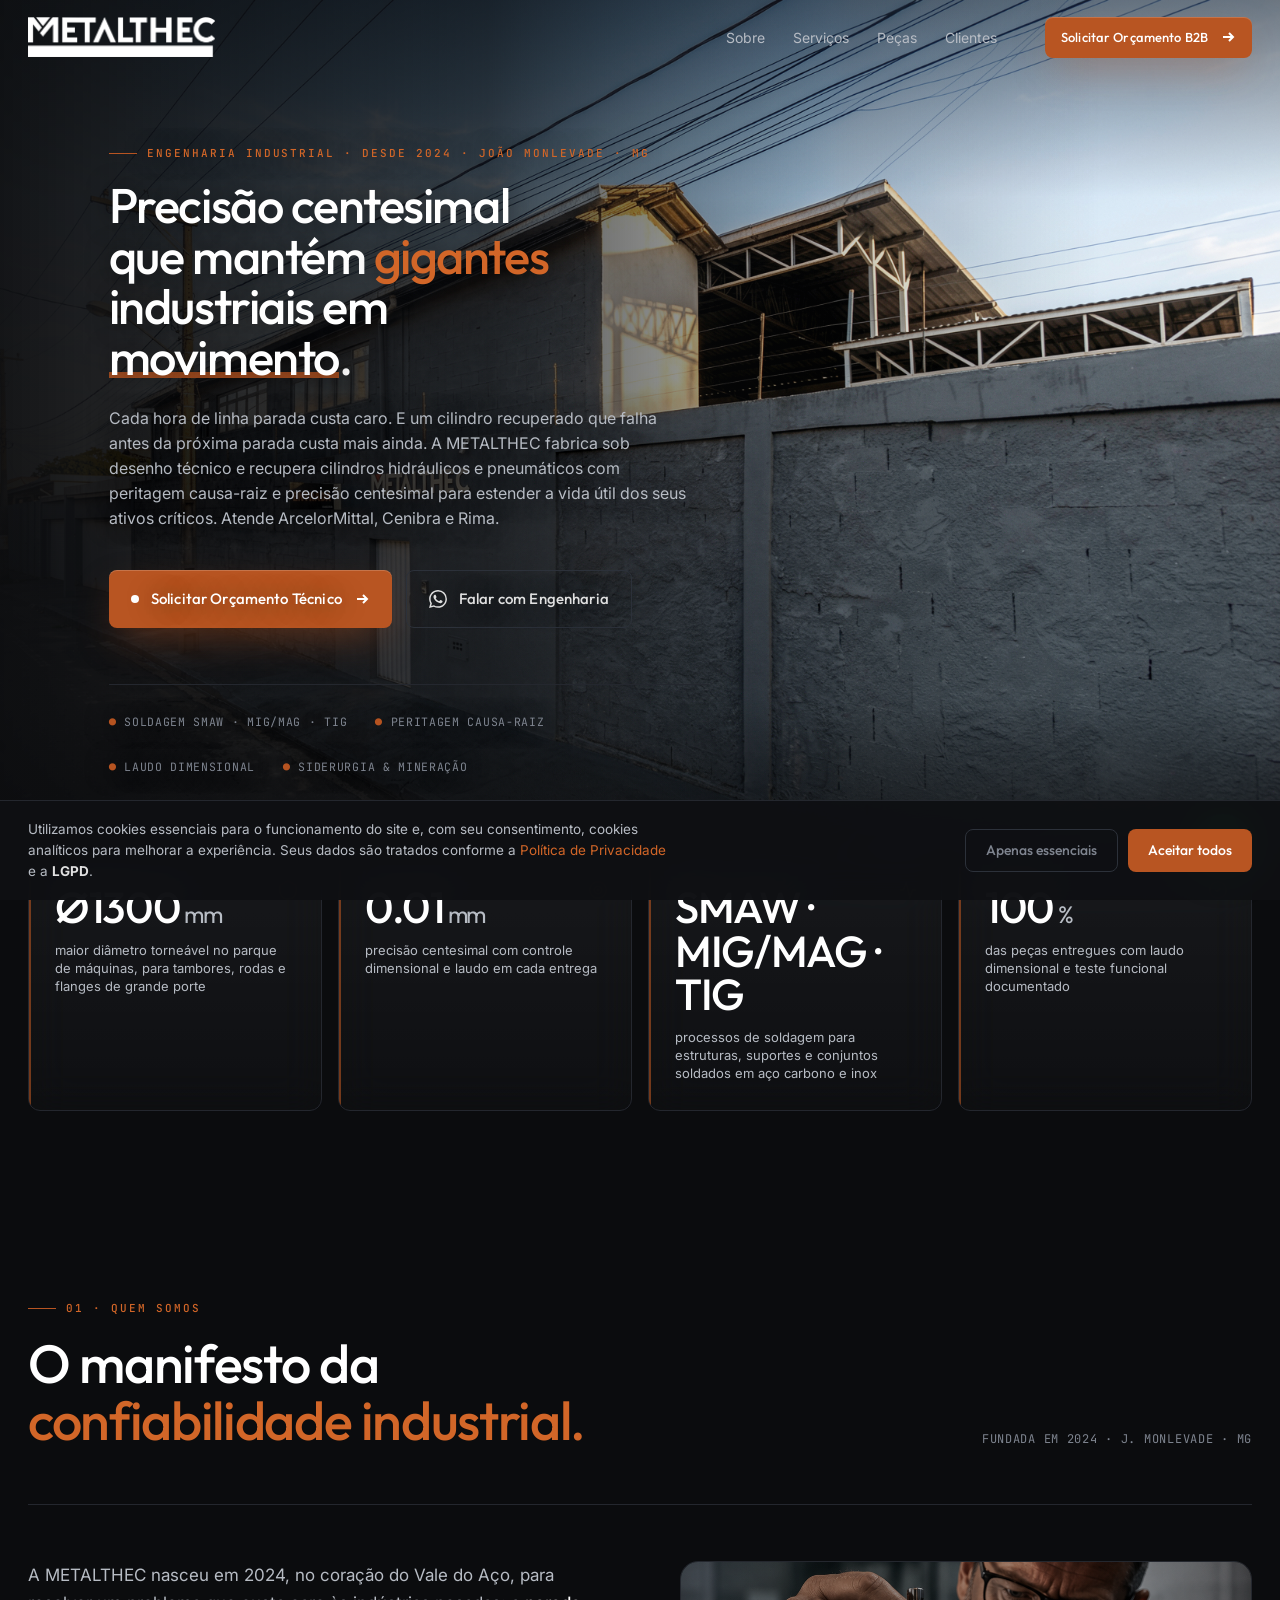
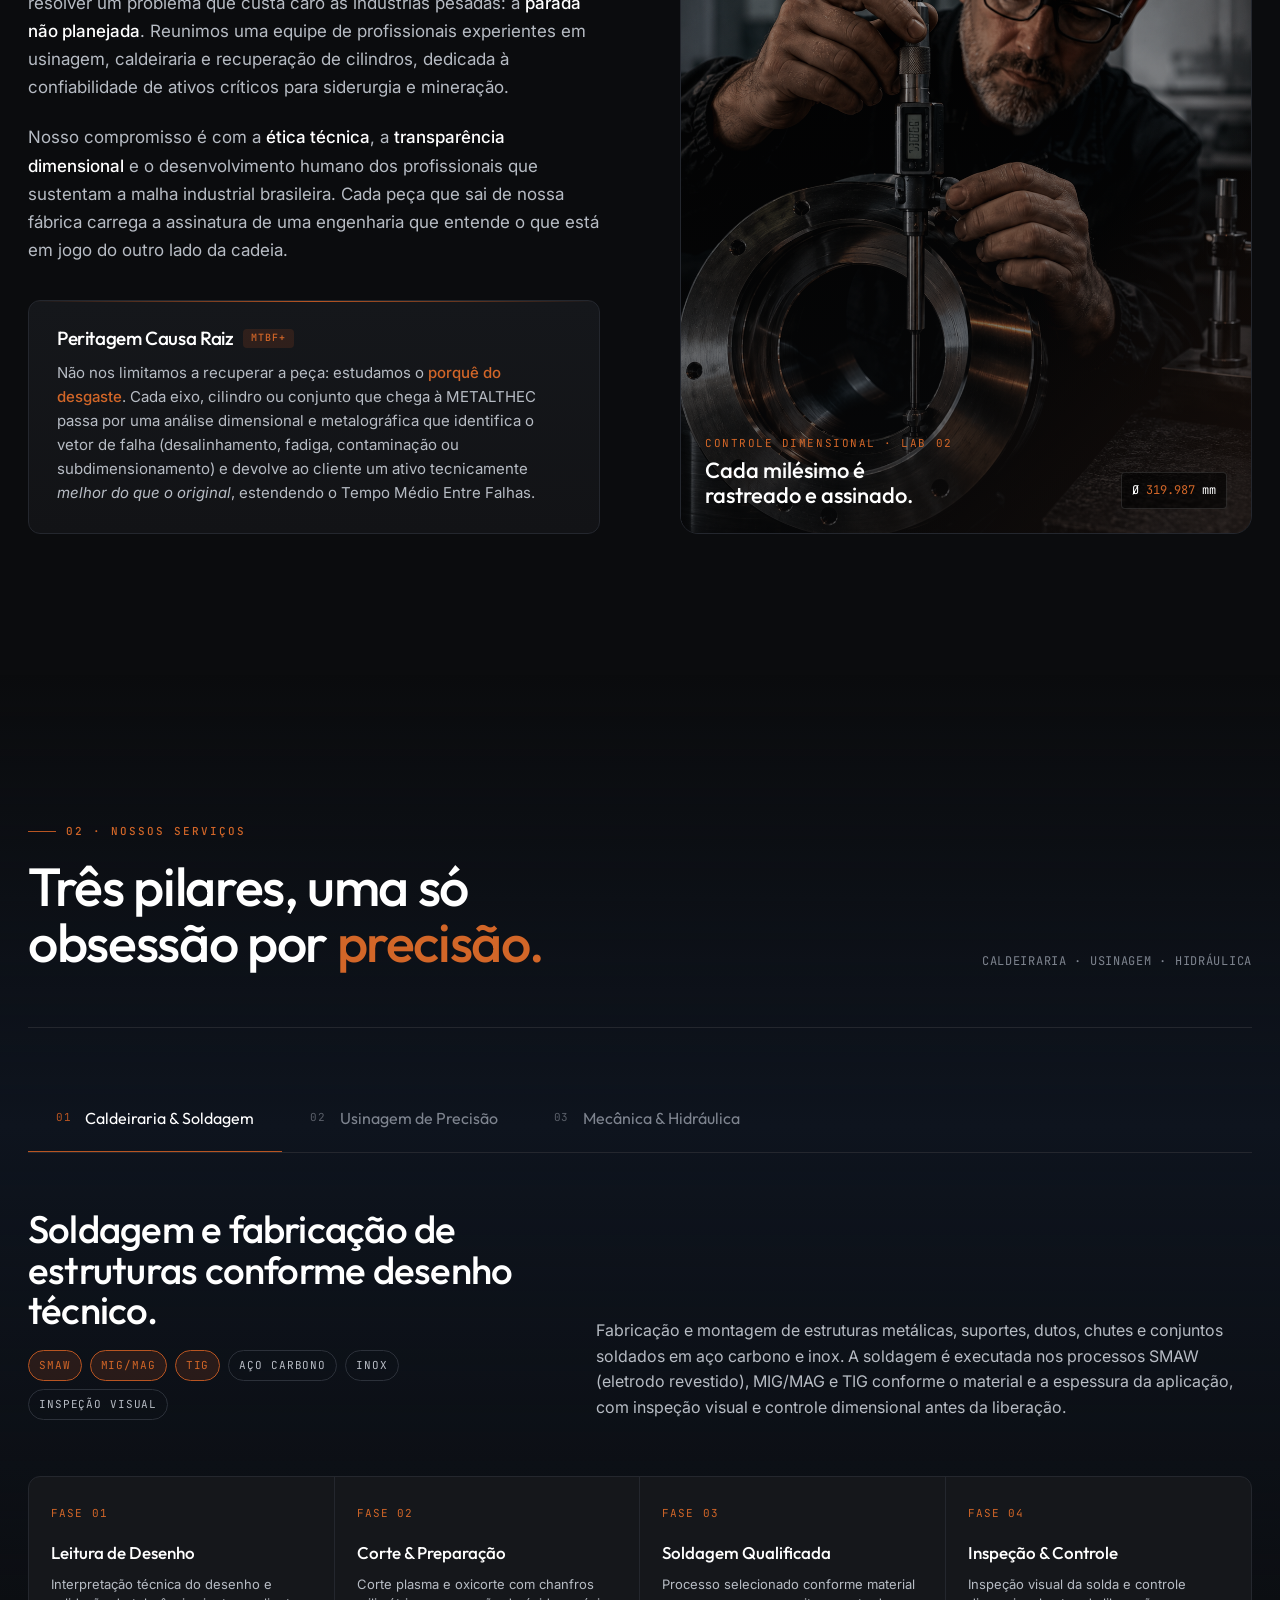
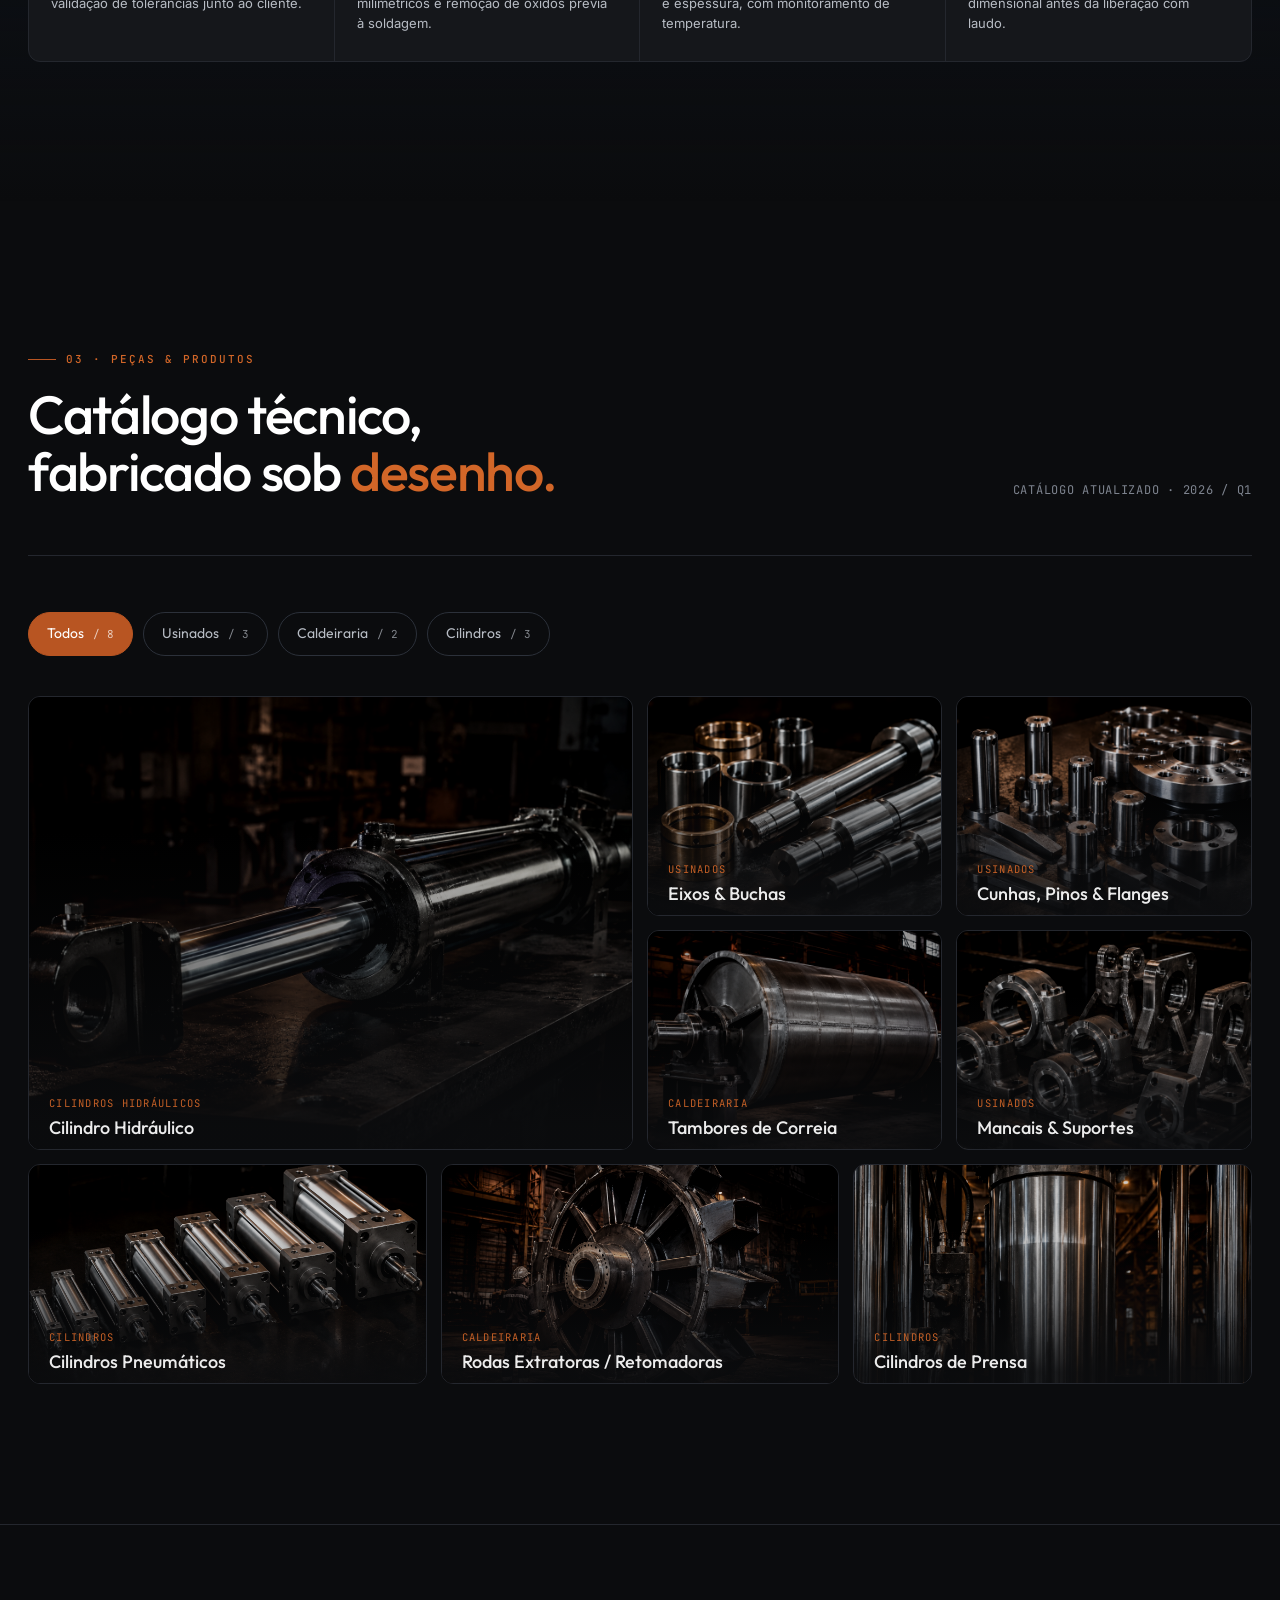
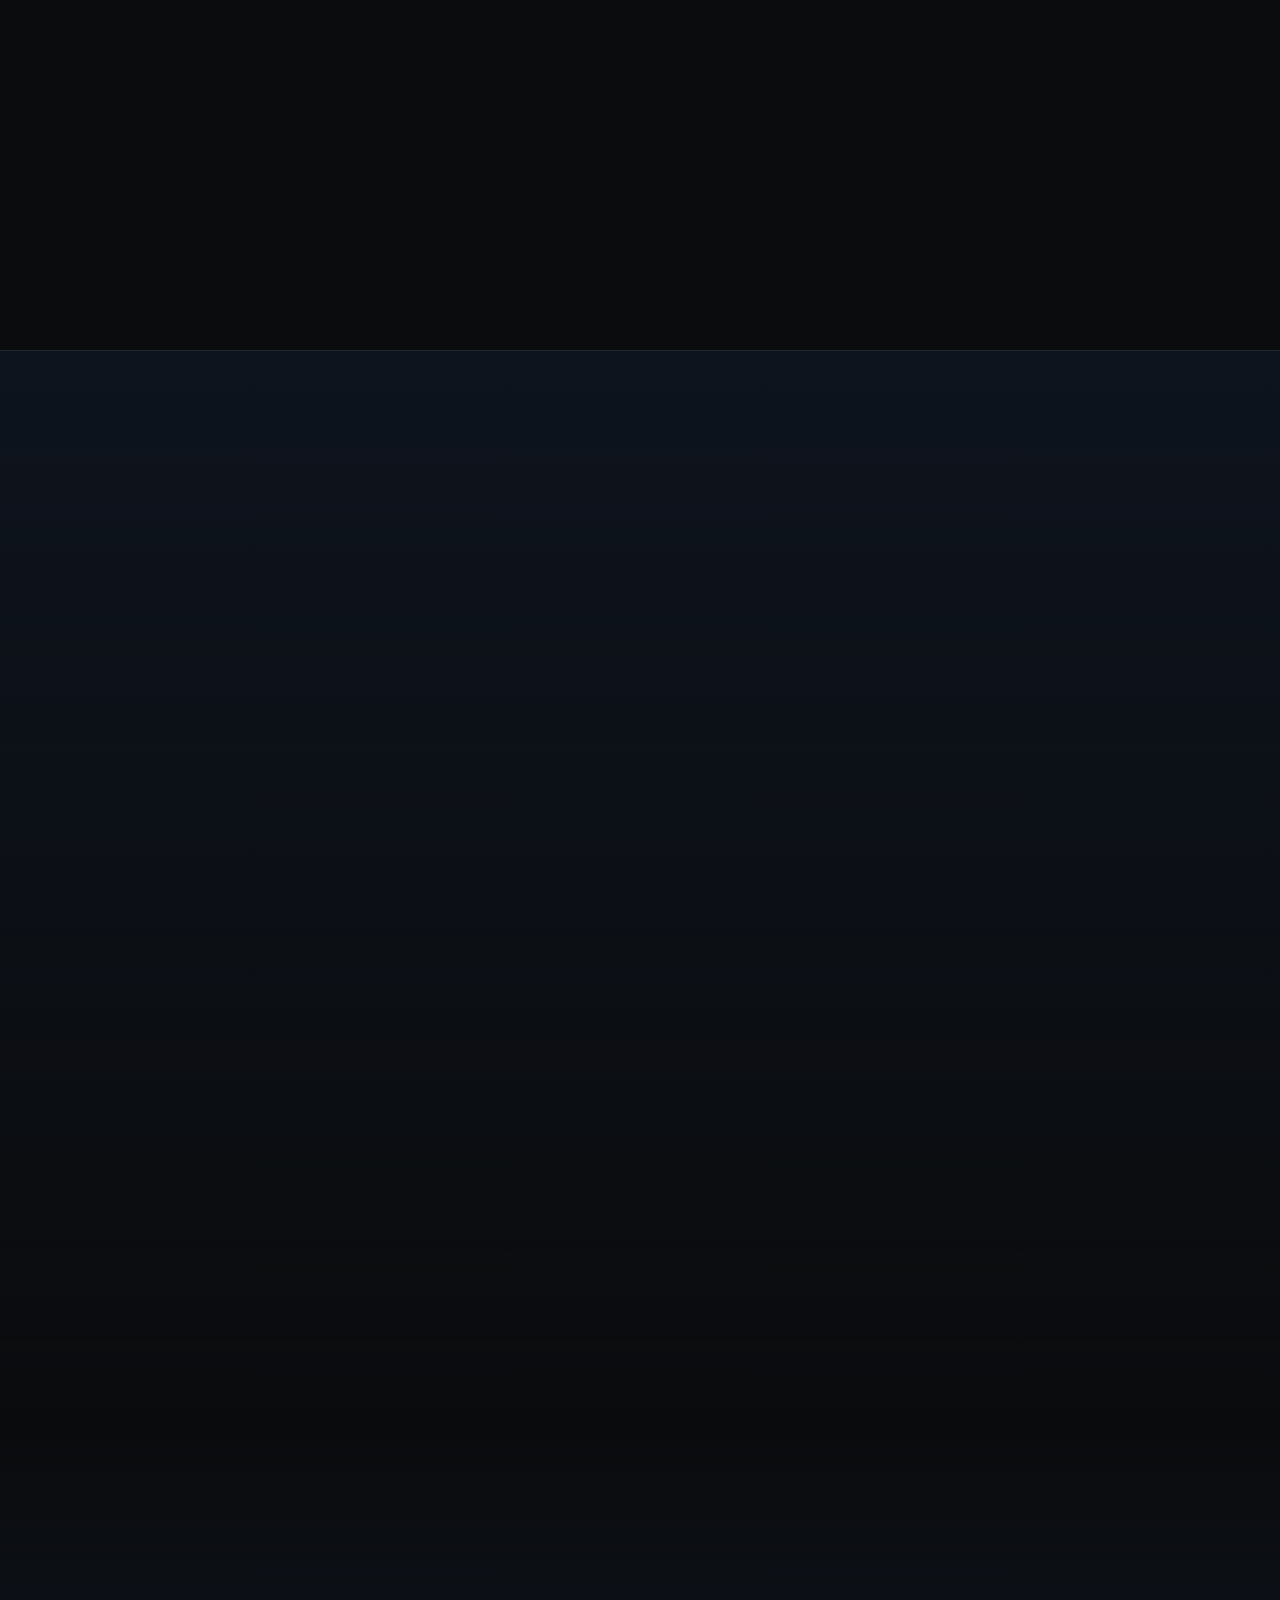
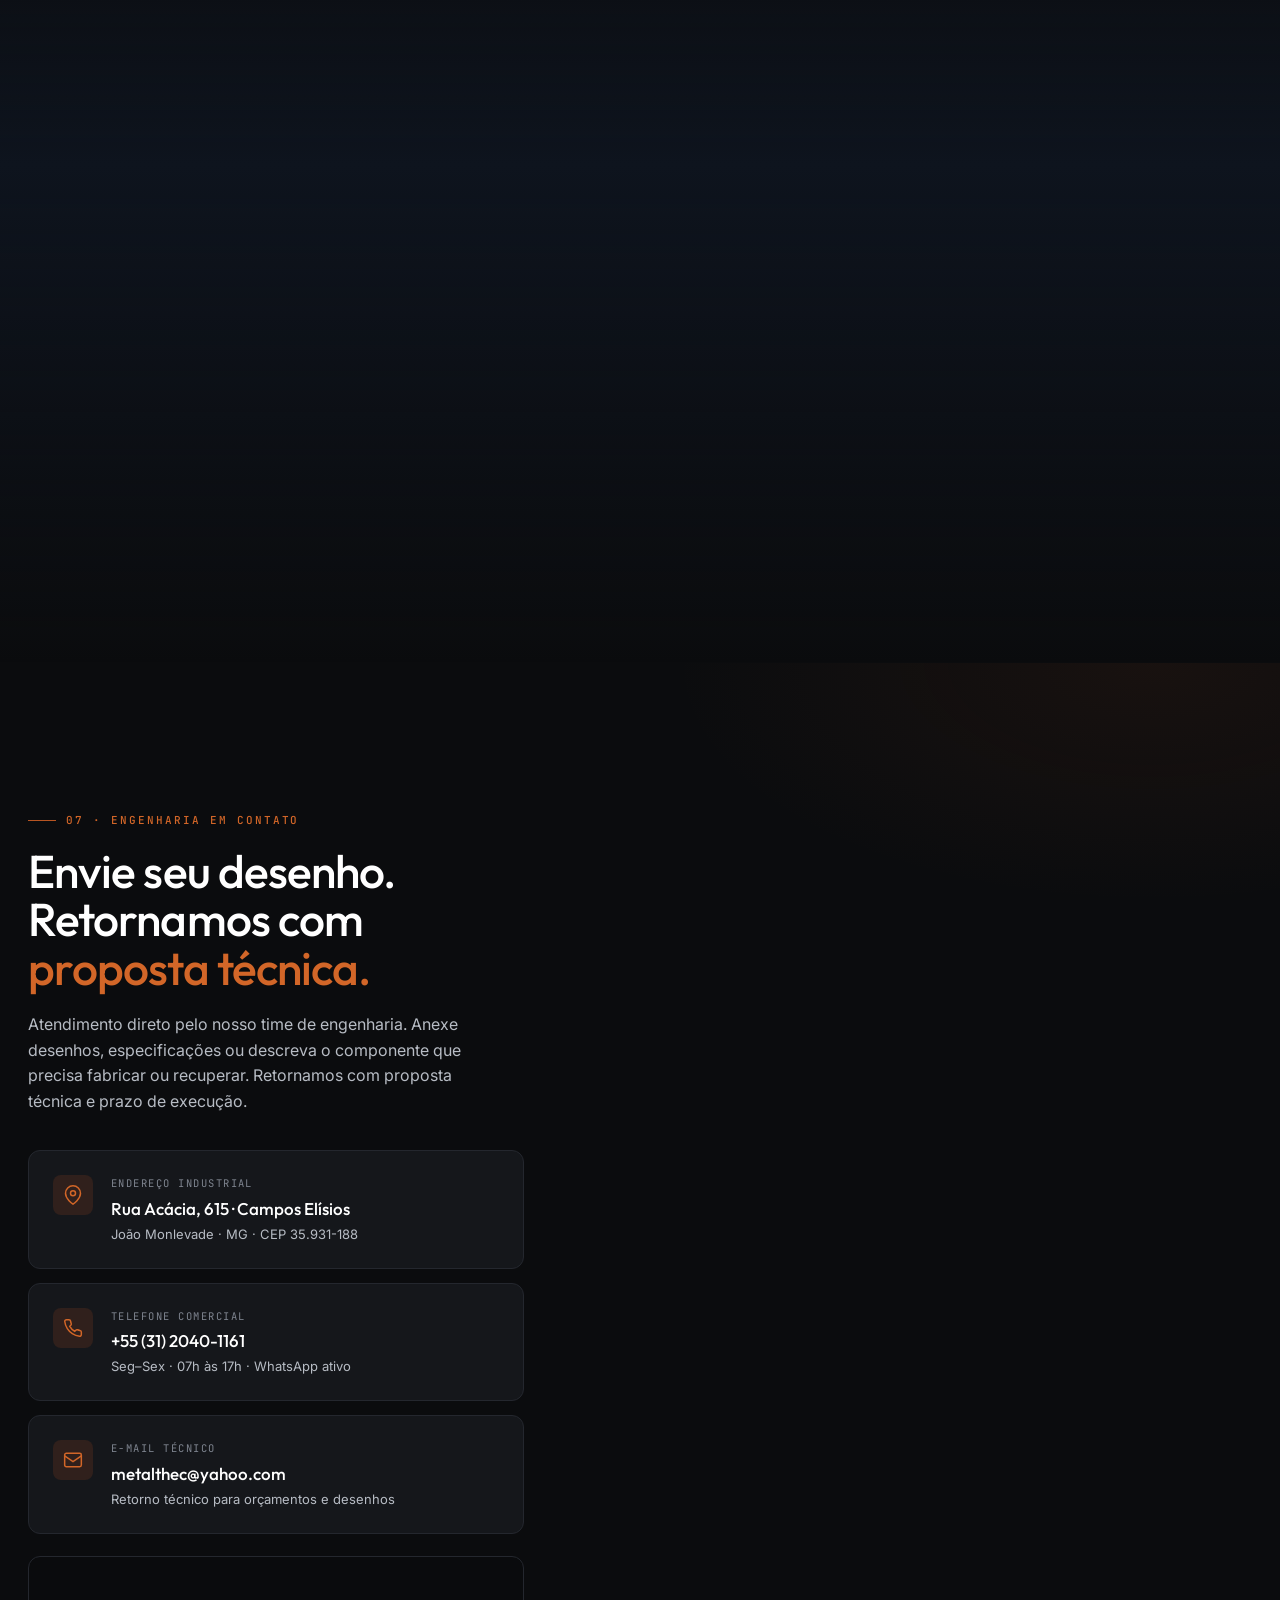
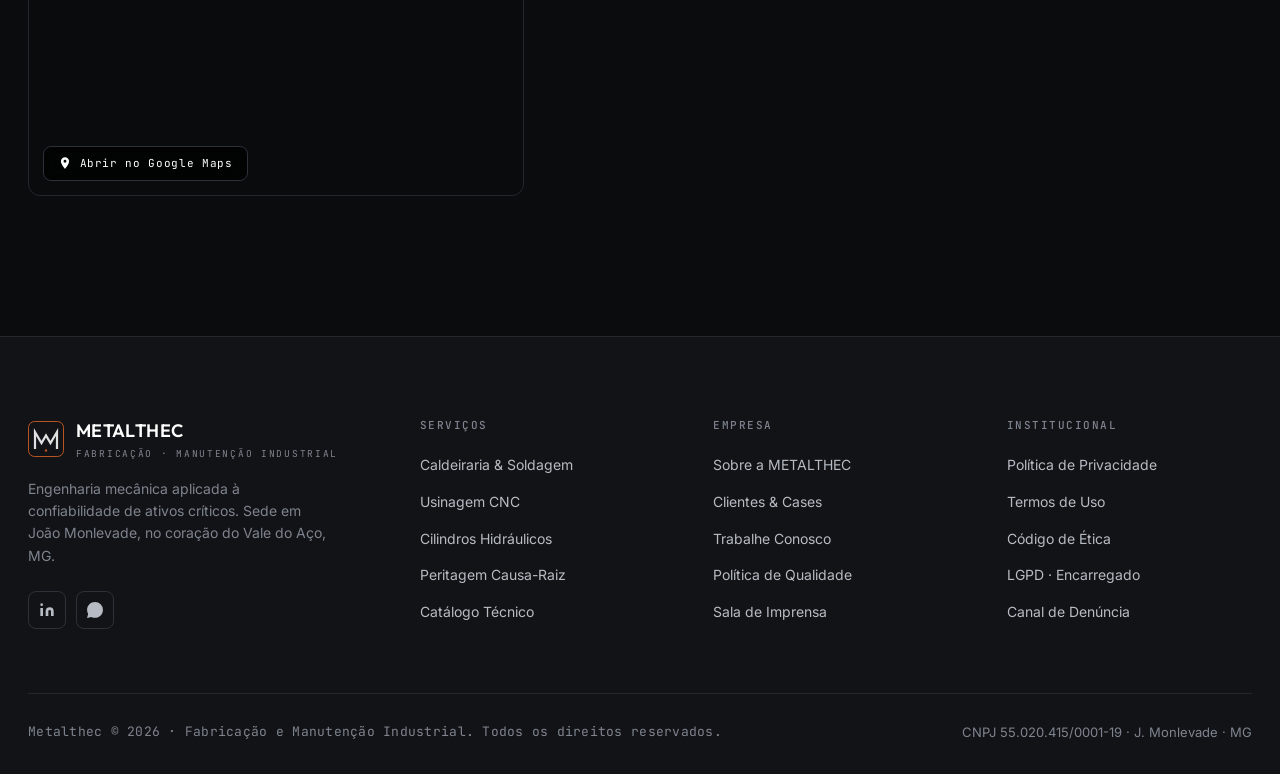
<file: index.html>
<!DOCTYPE html>
<html lang="pt-BR">
<head>
<meta charset="UTF-8" />
<meta name="viewport" content="width=device-width, initial-scale=1.0" />
<title>METALTHEC — Fabricação e Manutenção Industrial de Precisão Centesimal</title>
<meta name="description" content="Fabricação de peças conforme desenho técnico, usinagem CNC e recuperação de cilindros hidráulicos e pneumáticos, com foco em siderurgia e mineração. Atende ArcelorMittal, Cenibra e Rima." />
<meta name="theme-color" content="#0B0C0E" />
<link rel="canonical" href="https://metalthec.com/" />

<!-- Open Graph / LinkedIn -->
<meta property="og:type" content="website" />
<meta property="og:url" content="https://metalthec.com/" />
<meta property="og:title" content="METALTHEC — Fabricação e Manutenção Industrial" />
<meta property="og:description" content="Usinagem CNC, caldeiraria e soldagem e recuperação de cilindros hidráulicos e pneumáticos, com foco em siderurgia e mineração." />
<meta property="og:image" content="https://metalthec.com/logo.png" />
<meta property="og:locale" content="pt_BR" />
<meta property="og:site_name" content="METALTHEC" />

<!-- Twitter Card -->
<meta name="twitter:card" content="summary_large_image" />
<meta name="twitter:title" content="METALTHEC — Fabricação e Manutenção Industrial" />
<meta name="twitter:description" content="Usinagem CNC e recuperação de cilindros hidráulicos com foco em siderurgia e mineração." />
<meta name="twitter:image" content="https://metalthec.com/logo.png" />

<link rel="preconnect" href="https://fonts.googleapis.com" />
<link rel="preconnect" href="https://fonts.gstatic.com" crossorigin />
<link href="https://fonts.googleapis.com/css2?family=Outfit:wght@300;400;500;600;700&family=Inter:wght@300;400;500;600&family=JetBrains+Mono:wght@400;500&display=swap" rel="stylesheet" />

<link rel="stylesheet" href="styles.css" />
</head>
<body>

<!-- ============== HEADER / NAV ============== -->
<header class="nav">
  <div class="container nav__inner">
    <a class="brand" href="#top" aria-label="METALTHEC — Início">
      <span class="brand__mark" aria-hidden="true">
        <img src="logo.png" alt="METALTHEC" class="brand__logo" width="188" height="40"
             onerror="this.style.display='none'; this.nextElementSibling.style.display='flex'" />
        <span class="brand__logo-fallback" style="display:none; align-items:center; gap:0">
          <svg width="36" height="36" viewBox="0 0 36 36" fill="none">
            <rect x="0.5" y="0.5" width="35" height="35" rx="6" stroke="#B85522" stroke-width="1"/>
            <path d="M7 27V11L13.5 22L18 14.5L22.5 22L29 11V27" stroke="#E0E0E0" stroke-width="2.2" stroke-linecap="square" stroke-linejoin="miter"/>
            <circle cx="18" cy="29.5" r="1.2" fill="#B85522"/>
          </svg>
          <span>
            <span class="brand__name">METALTHEC</span>
            <span class="brand__sub">Fabricação · Manutenção Industrial</span>
          </span>
        </span>
      </span>
    </a>

    <nav class="nav__links" aria-label="Navegação principal">
      <a href="#sobre">Sobre</a>
      <a href="#servicos">Serviços</a>
      <a href="#pecas">Peças</a>
      <a href="#clientes">Clientes</a>
    </nav>

    <a class="btn btn--primary btn--sm nav__cta" href="#contato">
      Solicitar Orçamento B2B
      <svg class="arrow" viewBox="0 0 16 16" fill="none" stroke="currentColor" stroke-width="2"><path d="M3 8h10M9 4l4 4-4 4"/></svg>
    </a>

    <button class="nav__burger" aria-label="Abrir menu" aria-expanded="false" aria-controls="mobile-nav">
      <span class="bars" aria-hidden="true">
        <span class="bar"></span>
        <span class="bar"></span>
        <span class="bar"></span>
      </span>
    </button>
  </div>
</header>

<main id="top">

  <!-- ============== HERO ============== -->
  <section class="hero">
    <div class="scanline" aria-hidden="true"></div>
    <div class="container hero__inner">
      
      <!-- Premium Glassmorphism Console Card -->
      <div class="hero__card reveal">
        <div class="eyebrow">Engenharia Industrial · Desde 2024 · João Monlevade · MG</div>
        <h1 class="h-display" style="--delay:80ms">
          Precisão centesimal<br/>
          que mantém <span class="copper">gigantes</span><br/>
          industriais em<br/>
          <span class="underline">movimento</span>.
        </h1>
        <p class="hero__sub" style="--delay:160ms">
          Cada hora de linha parada custa caro. E um cilindro recuperado que falha antes da próxima
          parada custa mais ainda. A METALTHEC fabrica sob desenho técnico e recupera cilindros
          hidráulicos e pneumáticos com peritagem causa-raiz e precisão centesimal para estender a
          vida útil dos seus ativos críticos. Atende ArcelorMittal, Cenibra e Rima.
        </p>
        <div class="hero__cta" style="--delay:240ms">
          <a class="btn btn--primary" href="#contato">
            <span class="pulse-dot" aria-hidden="true"></span>
            Solicitar Orçamento Técnico
            <svg class="arrow" viewBox="0 0 16 16" fill="none" stroke="currentColor" stroke-width="2"><path d="M3 8h10M9 4l4 4-4 4"/></svg>
          </a>
          <a class="btn btn--whatsapp" href="https://wa.me/553120401161" target="_blank" rel="noopener">
            <svg width="18" height="18" viewBox="0 0 24 24" fill="currentColor"><path d="M.057 24l1.687-6.163a11.867 11.867 0 01-1.587-5.946C.16 5.335 5.495 0 12.05 0a11.817 11.817 0 018.413 3.488 11.824 11.824 0 013.48 8.414c-.003 6.557-5.34 11.892-11.893 11.892a11.9 11.9 0 01-5.688-1.448L.057 24zm6.597-3.807c1.676.995 3.276 1.591 5.392 1.592 5.448 0 9.886-4.434 9.889-9.885.002-5.462-4.415-9.89-9.881-9.892-5.452 0-9.887 4.434-9.889 9.884-.001 2.225.651 3.891 1.746 5.634l-.999 3.648 3.742-.981zm11.387-5.464c-.074-.124-.272-.198-.57-.347-.297-.149-1.758-.868-2.031-.967-.272-.099-.47-.149-.669.149-.198.297-.768.967-.941 1.165-.173.198-.347.223-.644.074-.297-.149-1.255-.462-2.39-1.475-.883-.788-1.48-1.761-1.653-2.059-.173-.297-.018-.458.13-.606.134-.133.297-.347.446-.521.151-.172.2-.296.3-.495.099-.198.05-.372-.025-.521-.075-.148-.669-1.611-.916-2.206-.242-.579-.487-.501-.669-.51l-.57-.01c-.198 0-.52.074-.792.372-.272.297-1.04 1.016-1.04 2.479 0 1.462 1.065 2.875 1.213 3.074.149.198 2.095 3.2 5.076 4.487.709.306 1.263.489 1.694.626.712.226 1.36.194 1.872.118.571-.085 1.758-.719 2.006-1.413.248-.695.248-1.29.173-1.414z"/></svg>
            Falar com Engenharia
          </a>
        </div>
        <div class="hero__signals" style="--delay:320ms">
          <span><span class="dot">●</span> Soldagem SMAW · MIG/MAG · TIG</span>
          <span><span class="dot">●</span> Peritagem causa-raiz</span>
          <span><span class="dot">●</span> Laudo dimensional</span>
          <span><span class="dot">●</span> Siderurgia &amp; Mineração</span>
        </div>
      </div>


    </div>
  </section>

  <!-- ============== TRUST GRID ============== -->
  <section class="trust">
    <div class="container">
      <div class="trust__grid">
        <div class="trust__card reveal">
          <svg class="trust__icon" width="22" height="22" viewBox="0 0 24 24" fill="none" stroke="currentColor" stroke-width="1.5"><path d="M12 2L3 7v6c0 5 4 9 9 9s9-4 9-9V7l-9-5z"/></svg>
          <div class="trust__num">Ø<span data-count="1300" data-decimals="0">0</span><span class="small">mm</span></div>
          <div class="trust__label">maior diâmetro torneável no parque de máquinas, para tambores, rodas e flanges de grande porte</div>
        </div>
        <div class="trust__card reveal" style="--delay:80ms">
          <svg class="trust__icon" width="22" height="22" viewBox="0 0 24 24" fill="none" stroke="currentColor" stroke-width="1.5"><circle cx="12" cy="12" r="9"/><circle cx="12" cy="12" r="4"/><circle cx="12" cy="12" r="1" fill="currentColor"/></svg>
          <div class="trust__num"><span data-count="0.01" data-decimals="2">0.00</span><span class="small">mm</span></div>
          <div class="trust__label">precisão centesimal com controle dimensional e laudo em cada entrega</div>
        </div>
        <div class="trust__card reveal" style="--delay:160ms">
          <svg class="trust__icon" width="22" height="22" viewBox="0 0 24 24" fill="none" stroke="currentColor" stroke-width="1.5"><path d="M3 12h4l3-8 4 16 3-8h4"/></svg>
          <div class="trust__num">SMAW · MIG/MAG · TIG</div>
          <div class="trust__label">processos de soldagem para estruturas, suportes e conjuntos soldados em aço carbono e inox</div>
        </div>
        <div class="trust__card reveal" style="--delay:240ms">
          <svg class="trust__icon" width="22" height="22" viewBox="0 0 24 24" fill="none" stroke="currentColor" stroke-width="1.5"><path d="M9 12l2 2 4-4"/><circle cx="12" cy="12" r="9"/></svg>
          <div class="trust__num"><span data-count="100" data-decimals="0">0</span><span class="small">%</span></div>
          <div class="trust__label">das peças entregues com laudo dimensional e teste funcional documentado</div>
        </div>
      </div>
    </div>
  </section>

  <!-- ============== SOBRE / QUEM SOMOS ============== -->
  <section class="section" id="sobre">
    <div class="container">
      <div class="section-head reveal">
        <div>
          <div class="eyebrow">01 · Quem somos</div>
          <h2 class="h-section" style="margin-top:18px">O manifesto da<br/><span style="color:var(--copper-2)">confiabilidade industrial.</span></h2>
        </div>
        <div class="meta">FUNDADA EM 2024 · J. MONLEVADE · MG</div>
      </div>

      <div class="about__grid">
        <div class="about__copy reveal">
          <p>
            A METALTHEC nasceu em 2024, no coração do Vale do Aço, para resolver um problema que custa
            caro às indústrias pesadas: a <strong>parada não planejada</strong>. Reunimos uma equipe de
            profissionais experientes em usinagem, caldeiraria e recuperação de cilindros, dedicada à
            confiabilidade de ativos críticos para siderurgia e mineração.
          </p>
          <p>
            Nosso compromisso é com a <strong>ética técnica</strong>, a <strong>transparência
            dimensional</strong> e o desenvolvimento humano dos profissionais que sustentam a malha
            industrial brasileira. Cada peça que sai de nossa fábrica carrega a assinatura de uma
            engenharia que entende o que está em jogo do outro lado da cadeia.
          </p>

          <div class="peritagem">
            <h4>
              Peritagem Causa Raiz
              <span class="badge">MTBF+</span>
            </h4>
            <p>
              Não nos limitamos a recuperar a peça: estudamos o <strong style="color:var(--copper-2)">porquê do
              desgaste</strong>. Cada eixo, cilindro ou conjunto que chega à METALTHEC passa por uma
              análise dimensional e metalográfica que identifica o vetor de falha (desalinhamento,
              fadiga, contaminação ou subdimensionamento) e devolve ao cliente um ativo
              tecnicamente <em>melhor do que o original</em>, estendendo o Tempo Médio Entre Falhas.
            </p>
          </div>
        </div>

        <div class="about__visual reveal" style="--delay:120ms">
          <img src="Fotos/Manifesto/controle-dimensional.png"
               alt="Técnico realizando controle dimensional do diâmetro de peça usinada com instrumento de precisão"
               onerror="this.style.display='none'" loading="lazy"/>
          <div class="about__caption">
            <div>
              <div class="lab">Controle Dimensional · Lab 02</div>
              <div class="ttl">Cada milésimo é<br/>rastreado e assinado.</div>
            </div>
            <div class="reading">
              Ø <span class="num">319.987</span> mm
            </div>
          </div>
        </div>
      </div>
    </div>
  </section>

  <!-- ============== SERVIÇOS / TABS ============== -->
  <section class="section services" id="servicos">
    <div class="container">
      <div class="section-head reveal">
        <div>
          <div class="eyebrow">02 · Nossos Serviços</div>
          <h2 class="h-section" style="margin-top:18px">Três pilares, uma só<br/>obsessão por <span style="color:var(--copper-2)">precisão.</span></h2>
        </div>
        <div class="meta">CALDEIRARIA · USINAGEM · HIDRÁULICA</div>
      </div>

      <div class="tabs reveal">
        <div class="tabs__bar" role="tablist">
          <button class="tab active" role="tab" data-tab="caldeiraria">
            <span class="num">01</span>
            <span>Caldeiraria &amp; Soldagem</span>
          </button>
          <button class="tab" role="tab" data-tab="usinagem">
            <span class="num">02</span>
            <span>Usinagem de Precisão</span>
          </button>
          <button class="tab" role="tab" data-tab="hidraulica">
            <span class="num">03</span>
            <span>Mecânica &amp; Hidráulica</span>
          </button>
        </div>

        <!-- TAB 1: CALDEIRARIA -->
        <div class="tab__panel active" data-panel="caldeiraria">
          <div class="panel__header">
            <div>
              <h3>Soldagem e fabricação de estruturas conforme desenho técnico.</h3>
              <div class="panel__chips">
                <span class="chip copper">SMAW</span>
                <span class="chip copper">MIG/MAG</span>
                <span class="chip copper">TIG</span>
                <span class="chip">Aço carbono</span>
                <span class="chip">Inox</span>
                <span class="chip">Inspeção visual</span>
              </div>
            </div>
            <p>
              Fabricação e montagem de estruturas metálicas, suportes, dutos, chutes e conjuntos
              soldados em aço carbono e inox. A soldagem é executada nos processos SMAW (eletrodo
              revestido), MIG/MAG e TIG conforme o material e a espessura da aplicação, com inspeção
              visual e controle dimensional antes da liberação.
            </p>
          </div>

          <div class="process-flow">
            <div class="proc">
              <div class="proc__num">FASE 01</div>
              <div class="proc__name">Leitura de Desenho</div>
              <p class="proc__desc">Interpretação técnica do desenho e validação de tolerâncias junto ao cliente.</p>
            </div>
            <div class="proc">
              <div class="proc__num">FASE 02</div>
              <div class="proc__name">Corte & Preparação</div>
              <p class="proc__desc">Corte plasma e oxicorte com chanfros milimétricos e remoção de óxidos prévia à soldagem.</p>
            </div>
            <div class="proc">
              <div class="proc__num">FASE 03</div>
              <div class="proc__name">Soldagem Qualificada</div>
              <p class="proc__desc">Processo selecionado conforme material e espessura, com monitoramento de temperatura.</p>
            </div>
            <div class="proc">
              <div class="proc__num">FASE 04</div>
              <div class="proc__name">Inspeção & Controle</div>
              <p class="proc__desc">Inspeção visual da solda e controle dimensional antes da liberação com laudo.</p>
            </div>
          </div>
        </div>

        <!-- TAB 2: USINAGEM -->
        <div class="tab__panel" data-panel="usinagem">
          <div class="panel__header">
            <div>
              <h3>Usinagem leve e média sob medida, com controle centesimal rastreável.</h3>
              <div class="panel__chips">
                <span class="chip copper">CNC</span>
                <span class="chip copper">Convencional</span>
                <span class="chip">Ø até 1300 mm</span>
                <span class="chip">L até 1500 mm</span>
                <span class="chip">Mandrilhamento de Alma</span>
              </div>
            </div>
            <p>
              Parque de máquinas dimensionado para atender desde peças seriadas de manutenção
              corrente até componentes únicos de grande porte para linhas de laminação, pelotização
              e correia transportadora. Torneamento, fresamento, furação e mandrilhamento com
              programação CNC e controle dimensional para garantir o primeiro acerto.
            </p>
          </div>

          <div class="machines" id="maquinas">
            <div class="machine">
              <div class="machine__top">
                <div class="machine__art">
                  <svg width="36" height="36" viewBox="0 0 36 36" fill="none" stroke="currentColor" stroke-width="1.5">
                    <rect x="4" y="10" width="28" height="18" rx="1"/>
                    <rect x="8" y="6" width="20" height="6" rx="1"/>
                    <path d="M12 16h12M12 20h12M12 24h8"/>
                    <circle cx="26" cy="24" r="1.5" fill="currentColor"/>
                  </svg>
                </div>
                <span class="machine__tag">CNC · FRESAMENTO</span>
              </div>
              <h4 class="machine__name">Centro de Usinagem<br/>ROMI D1000</h4>
              <div class="machine__spec">Cursos 1000 × 560 × 560 mm</div>
              <p class="machine__desc">Fresamento, furação coordenada e roscamento em peças prismáticas conforme desenho.</p>
            </div>

            <div class="machine">
              <div class="machine__top">
                <div class="machine__art">
                  <svg width="36" height="36" viewBox="0 0 36 36" fill="none" stroke="currentColor" stroke-width="1.5">
                    <circle cx="18" cy="18" r="10"/>
                    <circle cx="18" cy="18" r="6"/>
                    <circle cx="18" cy="18" r="2" fill="currentColor"/>
                    <path d="M4 18h4M28 18h4M18 4v4M18 28v4"/>
                  </svg>
                </div>
                <span class="machine__tag">TORNO · GRANDE PORTE</span>
              </div>
              <h4 class="machine__name">Torno<br/>ROMI MKD</h4>
              <div class="machine__spec">Ø 1300 mm × 1500 mm entre pontas</div>
              <p class="machine__desc">Torneamento de tambores de correia, rodas extratoras e flanges de grande diâmetro.</p>
            </div>

            <div class="machine">
              <div class="machine__top">
                <div class="machine__art">
                  <svg width="36" height="36" viewBox="0 0 36 36" fill="none" stroke="currentColor" stroke-width="1.5">
                    <rect x="6" y="8" width="24" height="20" rx="1"/>
                    <circle cx="18" cy="18" r="5"/>
                    <path d="M18 13v-3M13 18h-3M23 18h3M18 23v3"/>
                  </svg>
                </div>
                <span class="machine__tag">MANDRILHADORA</span>
              </div>
              <h4 class="machine__name">Mandrilhadora<br/>FUSO 80</h4>
              <div class="machine__spec">Mandrilhamento de alma · eixo Ø 80 mm</div>
              <p class="machine__desc">Mandrilhamento de alma para alojamentos de rolamentos e usinagem de furos coaxiais.</p>
            </div>

            <div class="machine">
              <div class="machine__top">
                <div class="machine__art">
                  <svg width="36" height="36" viewBox="0 0 36 36" fill="none" stroke="currentColor" stroke-width="1.5">
                    <rect x="3" y="14" width="30" height="10" rx="1"/>
                    <circle cx="10" cy="19" r="3"/>
                    <path d="M16 19h13M16 16h13M16 22h10"/>
                  </svg>
                </div>
                <span class="machine__tag">TORNO CNC</span>
              </div>
              <h4 class="machine__name">Torno CNC<br/>Turner 4L</h4>
              <div class="machine__spec">Ø 300 mm × 900 mm entre pontas</div>
              <p class="machine__desc">Produção seriada de eixos, buchas, pinos e componentes cilíndricos com acabamento fino.</p>
            </div>

            <div class="machine">
              <div class="machine__top">
                <div class="machine__art">
                  <svg width="36" height="36" viewBox="0 0 36 36" fill="none" stroke="currentColor" stroke-width="1.5">
                    <circle cx="18" cy="18" r="11"/>
                    <path d="M18 7v22M7 18h22M11 11l14 14M25 11L11 25"/>
                  </svg>
                </div>
                <span class="machine__tag">TORNO · CONVENCIONAL</span>
              </div>
              <h4 class="machine__name">Torno<br/>NARDINI</h4>
              <div class="machine__spec">Ø 550 mm × 2200 mm entre pontas</div>
              <p class="machine__desc">Torneamento convencional para manutenção corretiva, retrabalho e ajustes finos sob supervisão.</p>
            </div>

            <div class="machine">
              <div class="machine__top">
                <div class="machine__art">
                  <svg width="36" height="36" viewBox="0 0 36 36" fill="none" stroke="currentColor" stroke-width="1.5">
                    <path d="M6 30V12l6-6h12l6 6v18"/>
                    <path d="M12 30V18h12v12"/>
                    <circle cx="18" cy="22" r="2"/>
                  </svg>
                </div>
                <span class="machine__tag">METROLOGIA</span>
              </div>
              <h4 class="machine__name">Controle<br/>Dimensional</h4>
              <div class="machine__spec">Instrumentos calibrados</div>
              <p class="machine__desc">Paquímetros, micrômetros e relógios comparadores para controle dimensional com laudo.</p>
            </div>
          </div>
        </div>

        <!-- TAB 3: MECÂNICA & HIDRÁULICA -->
        <div class="tab__panel" data-panel="hidraulica">
          <div class="panel__header">
            <div>
              <h3>Desmontagem, peritagem dimensional profunda e recuperação de cilindros.</h3>
              <div class="panel__chips">
                <span class="chip copper">Cilindros Hidráulicos</span>
                <span class="chip copper">Pneumáticos</span>
                <span class="chip">Cromagem</span>
                <span class="chip">Brunimento</span>
                <span class="chip">Teste de Estanqueidade</span>
              </div>
            </div>
            <p>
              Recuperação técnica completa de cilindros hidráulicos de prensas, pás carregadeiras,
              equipamentos de mineração e linhas de laminação. Substituímos hastes, recompomos
              vedações, rebrunimos camisas e remontamos o conjunto com teste funcional e laudo
              dimensional.
            </p>
          </div>

          <div class="process-flow">
            <div class="proc">
              <div class="proc__num">FASE 01</div>
              <div class="proc__name">Desmontagem Controlada</div>
              <p class="proc__desc">Sequência reversa fotografada, identificação e armazenamento de componentes recuperáveis.</p>
            </div>
            <div class="proc">
              <div class="proc__num">FASE 02</div>
              <div class="proc__name">Peritagem Dimensional</div>
              <p class="proc__desc">Análise causa-raiz da falha, medição 3D da camisa, haste e alojamentos com laudo técnico.</p>
            </div>
            <div class="proc">
              <div class="proc__num">FASE 03</div>
              <div class="proc__name">Ajuste & Montagem</div>
              <p class="proc__desc">Brunimento da camisa, cromagem da haste, recomposição de vedações e remontagem por torque.</p>
            </div>
            <div class="proc">
              <div class="proc__num">FASE 04</div>
              <div class="proc__name">Teste & Laudo</div>
              <p class="proc__desc">Teste funcional do cilindro recuperado e emissão de laudo dimensional com registro fotográfico.</p>
            </div>
          </div>
        </div>
      </div>
    </div>
  </section>

  <!-- ============== GALERIA DE PEÇAS ============== -->
  <section class="section" id="pecas">
    <div class="container">
      <div class="section-head reveal">
        <div>
          <div class="eyebrow">03 · Peças & Produtos</div>
          <h2 class="h-section" style="margin-top:18px">Catálogo técnico,<br/>fabricado sob <span style="color:var(--copper-2)">desenho.</span></h2>
        </div>
        <div class="meta">CATÁLOGO ATUALIZADO · 2026 / Q1</div>
      </div>

      <div class="gallery__filters reveal">
        <button class="filter active" data-filter="all">Todos <span class="count">/ 8</span></button>
        <button class="filter" data-filter="usinados">Usinados <span class="count">/ 3</span></button>
        <button class="filter" data-filter="caldeiraria">Caldeiraria <span class="count">/ 2</span></button>
        <button class="filter" data-filter="cilindros">Cilindros <span class="count">/ 3</span></button>
      </div>

      <div class="gallery__grid">
        <!-- Bento layout — 12 col grid -->
        <a class="gx s-wide-tall reveal" data-cat="cilindros" href="#contato">
          <img src="Fotos/Fotos catalogo/cilindro-hidraulico.png" alt="Cilindro hidráulico industrial recuperado" loading="lazy" onerror="this.style.display='none'"/>
          <div class="gx__overlay"></div>
          <div class="gx__meta">
            <div class="gx__cat">Cilindros Hidráulicos</div>
            <div class="gx__title">Cilindro Hidráulico</div>
          </div>
        </a>

        <a class="gx s-sq reveal" data-cat="usinados" style="--delay:60ms" href="#contato">
          <img src="Fotos/Fotos catalogo/eixos-buchas.png" alt="Eixos e buchas usinados em torno CNC" loading="lazy" onerror="this.style.display='none'"/>
          <div class="gx__overlay"></div>
          <div class="gx__meta">
            <div class="gx__cat">Usinados</div>
            <div class="gx__title">Eixos & Buchas</div>
          </div>
        </a>

        <a class="gx s-sq reveal" data-cat="usinados" style="--delay:120ms" href="#contato">
          <img src="Fotos/Fotos catalogo/cunhas-pinos-flanges.png" alt="Cunhas, pinos e flanges usinados" loading="lazy" onerror="this.style.display='none'"/>
          <div class="gx__overlay"></div>
          <div class="gx__meta">
            <div class="gx__cat">Usinados</div>
            <div class="gx__title">Cunhas, Pinos & Flanges</div>
          </div>
        </a>

        <a class="gx s-sq reveal" data-cat="caldeiraria" style="--delay:180ms" href="#contato">
          <img src="Fotos/Fotos catalogo/tambores-correia.png" alt="Tambor de correia transportadora fabricado" loading="lazy" onerror="this.style.display='none'"/>
          <div class="gx__overlay"></div>
          <div class="gx__meta">
            <div class="gx__cat">Caldeiraria</div>
            <div class="gx__title">Tambores de Correia</div>
          </div>
        </a>

        <a class="gx s-sq reveal" data-cat="usinados" style="--delay:240ms" href="#contato">
          <img src="Fotos/Fotos catalogo/mancais-suportes.png" alt="Mancais e suportes usinados" loading="lazy" onerror="this.style.display='none'"/>
          <div class="gx__overlay"></div>
          <div class="gx__meta">
            <div class="gx__cat">Usinados</div>
            <div class="gx__title">Mancais & Suportes</div>
          </div>
        </a>

        <a class="gx s-md reveal" data-cat="cilindros" style="--delay:300ms" href="#contato">
          <img src="Fotos/Fotos catalogo/cilindros-pneumaticos.png" alt="Cilindros pneumáticos em diversos tamanhos" loading="lazy" onerror="this.style.display='none'"/>
          <div class="gx__overlay"></div>
          <div class="gx__meta">
            <div class="gx__cat">Cilindros</div>
            <div class="gx__title">Cilindros Pneumáticos</div>
          </div>
        </a>

        <a class="gx s-md reveal" data-cat="caldeiraria" style="--delay:360ms" href="#contato">
          <img src="Fotos/Fotos catalogo/rodas-extratoras.png" alt="Roda extratora / retomadora para mineração" loading="lazy" onerror="this.style.display='none'"/>
          <div class="gx__overlay"></div>
          <div class="gx__meta">
            <div class="gx__cat">Caldeiraria</div>
            <div class="gx__title">Rodas Extratoras / Retomadoras</div>
          </div>
        </a>

        <a class="gx s-md reveal" data-cat="cilindros" style="--delay:420ms" href="#contato">
          <img src="Fotos/Fotos catalogo/cilindros-prensa.png" alt="Cilindro de prensa hidráulica" loading="lazy" onerror="this.style.display='none'"/>
          <div class="gx__overlay"></div>
          <div class="gx__meta">
            <div class="gx__cat">Cilindros</div>
            <div class="gx__title">Cilindros de Prensa</div>
          </div>
        </a>
      </div>
    </div>
  </section>

  <!-- ============== CLIENTES / CARROSSEL ============== -->
  <section class="clients" id="clientes">
    <div class="container">
      <div class="clients__head reveal">
        <div class="eyebrow no-rule">04 · Quem confia na METALTHEC</div>
        <h2>Mantemos em movimento as <span class="copper">cadeias produtivas</span> mais críticas do Vale do Aço.</h2>
      </div>
    </div>

    <div class="marquee reveal">
      <div class="marquee__track">
        <!-- Loop 1 -->
        <div class="client-logo"><img src="Fotos/Logos clientes/arcelor-mittal-seeklogo.png" alt="ArcelorMittal" loading="lazy" /></div>
        <div class="client-logo"><img src="Fotos/Logos clientes/cenibra-green.svg" alt="Cenibra" loading="lazy" /></div>
        <div class="client-logo"><img src="Fotos/Logos clientes/RIMA_logo_branco-300x215.png" alt="RIMA" loading="lazy" /></div>
        <div class="client-logo"><img src="Fotos/Logos clientes/consisavazada.png" alt="Consisa" loading="lazy" /></div>
        <div class="client-logo"><img src="Fotos/Logos clientes/sartorigroup.png" alt="Sartori" loading="lazy" /></div>
        <div class="client-logo"><img src="Fotos/Logos clientes/novaerasilicon-logo.png" alt="Nova Era Silicon" loading="lazy" /></div>
        <div class="client-logo"><img src="Fotos/Logos clientes/Solum.png" alt="Solum" loading="lazy" /></div>
        <div class="client-logo"><img src="Fotos/Logos clientes/PCM-Apresentacao-comercial-Digital-300x169.png" alt="PCM" loading="lazy" /></div>
        <!-- Loop 2 (duplicate for seamless scroll) -->
        <div class="client-logo"><img src="Fotos/Logos clientes/arcelor-mittal-seeklogo.png" alt="ArcelorMittal" loading="lazy" /></div>
        <div class="client-logo"><img src="Fotos/Logos clientes/cenibra-green.svg" alt="Cenibra" loading="lazy" /></div>
        <div class="client-logo"><img src="Fotos/Logos clientes/RIMA_logo_branco-300x215.png" alt="RIMA" loading="lazy" /></div>
        <div class="client-logo"><img src="Fotos/Logos clientes/consisavazada.png" alt="Consisa" loading="lazy" /></div>
        <div class="client-logo"><img src="Fotos/Logos clientes/sartorigroup.png" alt="Sartori" loading="lazy" /></div>
        <div class="client-logo"><img src="Fotos/Logos clientes/novaerasilicon-logo.png" alt="Nova Era Silicon" loading="lazy" /></div>
        <div class="client-logo"><img src="Fotos/Logos clientes/Solum.png" alt="Solum" loading="lazy" /></div>
        <div class="client-logo"><img src="Fotos/Logos clientes/PCM-Apresentacao-comercial-Digital-300x169.png" alt="PCM" loading="lazy" /></div>
      </div>
    </div>
  </section>

  <!-- ============== DEPOIMENTOS / CASES ============== -->
  <section class="section testimonials" id="depoimentos">
    <div class="container">
      <div class="section-head reveal">
        <div>
          <div class="eyebrow">05 · Nosso Padrão</div>
          <h2 class="h-section" style="margin-top:18px">Por que as maiores indústrias<br/><span style="color:var(--copper-2)">confiam na METALTHEC.</span></h2>
        </div>
        <div class="meta">CONFORMIDADE · RASTREABILIDADE · PERITAGEM</div>
      </div>

      <div class="tgrid">
        <div class="tcard reveal">
          <div class="tcard__stars" aria-label="Compromisso 01">01 · CONFORMIDADE</div>
          <blockquote class="tcard__quote">
            Nenhuma peça sai da METALTHEC sem laudo dimensional, conferido com instrumentos de precisão calibrados. Se não está dentro do desenho técnico, não é entregue.
          </blockquote>
          <div class="tcard__author">
            <div class="tcard__avatar" aria-hidden="true">✓</div>
            <div>
              <div class="tcard__name">Conformidade dimensional garantida</div>
              <div class="tcard__company">Controle rastreável em todas as entregas</div>
            </div>
          </div>
        </div>

        <div class="tcard reveal" style="--delay:100ms">
          <div class="tcard__stars" aria-label="Compromisso 02">02 · TESTE FUNCIONAL</div>
          <blockquote class="tcard__quote">
            Cada cilindro recuperado passa por teste funcional e é devolvido com laudo dimensional e registro fotográfico, com confiabilidade igual ou superior à de fábrica.
          </blockquote>
          <div class="tcard__author">
            <div class="tcard__avatar" aria-hidden="true">✓</div>
            <div>
              <div class="tcard__name">Recuperação certificada</div>
              <div class="tcard__company">Certificado de pressão em cada conjunto</div>
            </div>
          </div>
        </div>

        <div class="tcard reveal" style="--delay:200ms">
          <div class="tcard__stars" aria-label="Compromisso 03">03 · PERITAGEM HONESTA</div>
          <blockquote class="tcard__quote">
            Antes de recuperar, investigamos a causa raiz da falha. Você recebe um laudo técnico transparente, inclusive quando a conclusão honesta é que recuperar a peça não compensa.
          </blockquote>
          <div class="tcard__author">
            <div class="tcard__avatar" aria-hidden="true">✓</div>
            <div>
              <div class="tcard__name">Diagnóstico causa-raiz transparente</div>
              <div class="tcard__company">Laudo antes de qualquer execução</div>
            </div>
          </div>
        </div>
      </div>

      <div class="cases-bar reveal" style="--delay:300ms">
        <div class="case-metric">
          <div class="case-metric__num">SMAW<span class="small">·MIG·TIG</span></div>
          <div class="case-metric__label">processos de soldagem para estruturas, suportes e conjuntos soldados</div>
        </div>
        <div class="case-metric">
          <div class="case-metric__num">0,01<span class="small">mm</span></div>
          <div class="case-metric__label">precisão centesimal com controle dimensional e laudo em cada peça entregue</div>
        </div>
        <div class="case-metric">
          <div class="case-metric__num">Ø1300<span class="small">mm</span></div>
          <div class="case-metric__label">maior diâmetro torneável no parque de máquinas próprio</div>
        </div>
        <div class="case-metric">
          <div class="case-metric__num">100<span class="small">%</span></div>
          <div class="case-metric__label">das peças entregues com laudo dimensional e controle conforme desenho</div>
        </div>
      </div>
    </div>
  </section>

  <!-- ============== GARANTIA & INVESTIMENTO ============== -->
  <section class="section assurance" id="garantia">
    <div class="container">
      <div class="section-head reveal">
        <div>
          <div class="eyebrow">06 · Garantia &amp; Engenharia</div>
          <h2 class="h-section" style="margin-top:18px">O risco técnico é<br/><span style="color:var(--copper-2)">nosso. Não da sua linha.</span></h2>
        </div>
        <div class="meta">CONFORMIDADE · ENGENHARIA REVERSA</div>
      </div>

      <div class="assurance__grid">
        <div class="assurance__card reveal">
          <div class="assurance__kicker">Garantia de Conformidade</div>
          <h3>Dentro do desenho. Ou corrigimos.</h3>
          <p>
            Toda peça é entregue com <strong>laudo dimensional</strong> atestando aderência
            ao desenho técnico, e todo cilindro recuperado com <strong>teste funcional</strong>.
            Houve divergência em relação ao desenho fornecido? Corrigimos. O risco técnico fica
            conosco, não na sua parada de manutenção.
          </p>
        </div>
        <div class="assurance__card reveal" style="--delay:120ms">
          <div class="assurance__kicker">Engenharia Reversa</div>
          <h3>Sem o desenho? Nós recriamos.</h3>
          <p>
            Peça crítica fora de linha, importada ou com o desenho técnico perdido?
            <strong>Elaboramos e retificamos o desenho</strong> a partir do componente desgastado,
            corrigindo as causas da falha original. Você recebe a peça fabricada com
            <strong>rastreabilidade dimensional</strong> e, muitas vezes, mais resistente que a de fábrica.
          </p>
        </div>
      </div>
    </div>
  </section>

  <!-- ============== CONTATO ============== -->
  <section class="contact" id="contato">
    <div class="container">
      <div class="contact__grid">
        <div class="contact__left reveal">
          <div class="eyebrow">07 · Engenharia em contato</div>
          <h2 style="margin-top:18px">Envie seu desenho.<br/>Retornamos com <span class="copper">proposta técnica.</span></h2>
          <p>
            Atendimento direto pelo nosso time de engenharia. Anexe desenhos, especificações ou
            descreva o componente que precisa fabricar ou recuperar. Retornamos com proposta
            técnica e prazo de execução.
          </p>

          <div class="contact-card">
            <div class="contact-card__icon">
              <svg width="20" height="20" viewBox="0 0 24 24" fill="none" stroke="currentColor" stroke-width="1.8"><path d="M21 10c0 7-9 13-9 13s-9-6-9-13a9 9 0 0118 0z"/><circle cx="12" cy="10" r="3"/></svg>
            </div>
            <div>
              <div class="contact-card__label">Endereço Industrial</div>
              <div class="contact-card__value">Rua Acácia, 615 · Campos Elísios</div>
              <div class="contact-card__sub">João Monlevade · MG · CEP 35.931-188</div>
            </div>
          </div>

          <div class="contact-card">
            <div class="contact-card__icon">
              <svg width="20" height="20" viewBox="0 0 24 24" fill="none" stroke="currentColor" stroke-width="1.8"><path d="M22 16.92v3a2 2 0 01-2.18 2 19.79 19.79 0 01-8.63-3.07 19.5 19.5 0 01-6-6 19.79 19.79 0 01-3.07-8.67A2 2 0 014.11 2h3a2 2 0 012 1.72c.13.96.37 1.9.72 2.81a2 2 0 01-.45 2.11L8.09 9.91a16 16 0 006 6l1.27-1.27a2 2 0 012.11-.45c.91.35 1.85.59 2.81.72A2 2 0 0122 16.92z"/></svg>
            </div>
            <div>
              <div class="contact-card__label">Telefone Comercial</div>
              <div class="contact-card__value"><a href="tel:+553120401161">+55 (31) 2040-1161</a></div>
              <div class="contact-card__sub">Seg–Sex · 07h às 17h · WhatsApp ativo</div>
            </div>
          </div>

          <div class="contact-card">
            <div class="contact-card__icon">
              <svg width="20" height="20" viewBox="0 0 24 24" fill="none" stroke="currentColor" stroke-width="1.8"><rect x="2" y="4" width="20" height="16" rx="2"/><path d="M2 7l10 7 10-7"/></svg>
            </div>
            <div>
              <div class="contact-card__label">E-mail Técnico</div>
              <div class="contact-card__value"><a href="mailto:metalthec@yahoo.com">metalthec@yahoo.com</a></div>
              <div class="contact-card__sub">Retorno técnico para orçamentos e desenhos</div>
            </div>
          </div>

          <!-- Map: Google Maps embed com filtro dark-mode -->
          <div class="map" aria-label="Localização da METALTHEC no Google Maps">
            <iframe
              title="Localização METALTHEC — Rua Acácia, 615, João Monlevade MG"
              src="https://maps.google.com/maps?q=METALTHEC,+Rua+Ac%C3%A1cia,+615,+Jo%C3%A3o+Monlevade,+MG&z=16&output=embed&hl=pt-BR"
              width="100%"
              height="100%"
              style="border:0"
              allowfullscreen=""
              loading="lazy"
              referrerpolicy="no-referrer-when-downgrade">
            </iframe>
            <a
              class="map__open-btn"
              href="https://maps.google.com/maps?q=METALTHEC,+Rua+Ac%C3%A1cia,+615,+Jo%C3%A3o+Monlevade,+MG"
              target="_blank"
              rel="noopener"
              aria-label="Abrir localização no Google Maps">
              <svg width="14" height="14" viewBox="0 0 24 24" fill="currentColor" aria-hidden="true"><path d="M12 2C8.13 2 5 5.13 5 9c0 5.25 7 13 7 13s7-7.75 7-13c0-3.87-3.13-7-7-7zm0 9.5c-1.38 0-2.5-1.12-2.5-2.5s1.12-2.5 2.5-2.5 2.5 1.12 2.5 2.5-1.12 2.5-2.5 2.5z"/></svg>
              Abrir no Google Maps
            </a>
          </div>
        </div>

        <!-- Form -->
        <form class="form reveal" id="lead-form" style="--delay:120ms" autocomplete="off">
          <div class="form__head">
            <div class="ttl">Orçamento Técnico B2B</div>
            <div class="sla"><span class="dot"></span> Engenharia online</div>
          </div>

          <div class="form__row">
            <div class="field">
              <label for="nome">Nome completo <span class="req">*</span></label>
              <input id="nome" name="nome" type="text" placeholder="Engº João Silva" required />
            </div>
            <div class="field">
              <label for="empresa">Empresa <span class="req">*</span></label>
              <input id="empresa" name="empresa" type="text" placeholder="Razão social ou planta" required />
            </div>
          </div>

          <div class="form__row">
            <div class="field">
              <label for="email">E-mail técnico <span class="req">*</span></label>
              <input id="email" name="email" type="email" placeholder="engenharia@empresa.com.br" required />
            </div>
            <div class="field">
              <label for="telefone">Telefone <span class="req">*</span></label>
              <input id="telefone" name="telefone" type="tel" placeholder="(31) 9XXXX-XXXX" required />
            </div>
          </div>

          <div class="form__row solo">
            <div class="field">
              <label for="servico">Serviço desejado <span class="req">*</span></label>
              <select id="servico" name="servico" required>
                <option value="">Selecione o tipo de demanda…</option>
                <option>Fabricação conforme desenho técnico</option>
                <option>Usinagem CNC de precisão</option>
                <option>Recuperação de cilindro hidráulico</option>
                <option>Recuperação de cilindro pneumático</option>
                <option>Caldeiraria leve / soldagem qualificada</option>
                <option>Mandrilhamento de alma</option>
                <option>Peritagem dimensional / causa-raiz</option>
                <option>Contrato de manutenção corrente</option>
                <option>Outro (descrever abaixo)</option>
              </select>
            </div>
          </div>



          <div class="form__submit">
            <p class="form__terms">
              Ao enviar você concorda com nossa <a href="#">Política de Privacidade</a> e autoriza
              contato técnico. Dados protegidos conforme LGPD.
            </p>
            <button type="submit" class="btn btn--primary" id="wa-submit">
              <svg width="18" height="18" viewBox="0 0 24 24" fill="currentColor" aria-hidden="true"><path d="M.057 24l1.687-6.163a11.867 11.867 0 01-1.587-5.946C.16 5.335 5.495 0 12.05 0a11.817 11.817 0 018.413 3.488 11.824 11.824 0 013.48 8.414c-.003 6.557-5.34 11.892-11.893 11.892a11.9 11.9 0 01-5.688-1.448L.057 24zm6.597-3.807c1.676.995 3.276 1.591 5.392 1.592 5.448 0 9.886-4.434 9.889-9.885.002-5.462-4.415-9.89-9.881-9.892-5.452 0-9.887 4.434-9.889 9.884-.001 2.225.651 3.891 1.746 5.634l-.999 3.648 3.742-.981zm11.387-5.464c-.074-.124-.272-.198-.57-.347-.297-.149-1.758-.868-2.031-.967-.272-.099-.47-.149-.669.149-.198.297-.768.967-.941 1.165-.173.198-.347.223-.644.074-.297-.149-1.255-.462-2.39-1.475-.883-.788-1.48-1.761-1.653-2.059-.173-.297-.018-.458.13-.606.134-.133.297-.347.446-.521.151-.172.2-.296.3-.495.099-.198.05-.372-.025-.521-.075-.148-.669-1.611-.916-2.206-.242-.579-.487-.501-.669-.51l-.57-.01c-.198 0-.52.074-.792.372-.272.297-1.04 1.016-1.04 2.479 0 1.462 1.065 2.875 1.213 3.074.149.198 2.095 3.2 5.076 4.487.709.306 1.263.489 1.694.626.712.226 1.36.194 1.872.118.571-.085 1.758-.719 2.006-1.413.248-.695.248-1.29.173-1.414z"/></svg>
              Enviar pelo WhatsApp
            </button>
          </div>

          <div class="form__success" role="status">
            ✓ Recebido. Nosso time de engenharia retornará no e-mail informado com proposta técnica e prazo.
          </div>
        </form>
      </div>
    </div>
  </section>

</main>

<!-- ============== FOOTER ============== -->
<footer class="footer">
  <div class="container">
    <div class="footer__grid">
      <div class="footer__brand">
        <a class="brand" href="#top">
          <span class="brand__mark" aria-hidden="true">
            <svg width="36" height="36" viewBox="0 0 36 36" fill="none">
              <rect x="0.5" y="0.5" width="35" height="35" rx="6" stroke="#B85522" stroke-width="1"/>
              <path d="M7 27V11L13.5 22L18 14.5L22.5 22L29 11V27" stroke="#E0E0E0" stroke-width="2.2" stroke-linecap="square"/>
              <circle cx="18" cy="29.5" r="1.2" fill="#B85522"/>
            </svg>
          </span>
          <span>
            <span class="brand__name">METALTHEC</span>
            <span class="brand__sub">Fabricação · Manutenção Industrial</span>
          </span>
        </a>
        <p>Engenharia mecânica aplicada à confiabilidade de ativos críticos. Sede em João Monlevade, no coração do Vale do Aço, MG.</p>
        <div class="footer__social">
          <a href="https://www.linkedin.com/company/metalthec/" target="_blank" rel="noopener" aria-label="LinkedIn">
            <svg width="16" height="16" viewBox="0 0 24 24" fill="currentColor"><path d="M16 8a6 6 0 016 6v7h-4v-7a2 2 0 00-4 0v7h-4v-7a6 6 0 016-6zM2 9h4v12H2zM4 2a2 2 0 110 4 2 2 0 010-4z"/></svg>
          </a>
          <a href="https://wa.me/553120401161" aria-label="WhatsApp" target="_blank" rel="noopener">
            <svg width="16" height="16" viewBox="0 0 24 24" fill="currentColor"><path d="M.057 24l1.687-6.163a11.867 11.867 0 01-1.587-5.946C.16 5.335 5.495 0 12.05 0a11.817 11.817 0 018.413 3.488 11.824 11.824 0 013.48 8.414c-.003 6.557-5.34 11.892-11.893 11.892a11.9 11.9 0 01-5.688-1.448L.057 24z"/></svg>
          </a>
        </div>
      </div>

      <div class="footer__col">
        <h5>Serviços</h5>
        <ul>
          <li><a href="#servicos">Caldeiraria &amp; Soldagem</a></li>
          <li><a href="#servicos">Usinagem CNC</a></li>
          <li><a href="#servicos">Cilindros Hidráulicos</a></li>
          <li><a href="#servicos">Peritagem Causa-Raiz</a></li>
          <li><a href="#pecas">Catálogo Técnico</a></li>
        </ul>
      </div>

      <div class="footer__col">
        <h5>Empresa</h5>
        <ul>
          <li><a href="#sobre">Sobre a METALTHEC</a></li>
          <li><a href="#clientes">Clientes & Cases</a></li>
          <li><a href="#">Trabalhe Conosco</a></li>
          <li><a href="#">Política de Qualidade</a></li>
          <li><a href="#">Sala de Imprensa</a></li>
        </ul>
      </div>

      <div class="footer__col">
        <h5>Institucional</h5>
        <ul>
          <li><a href="#">Política de Privacidade</a></li>
          <li><a href="#">Termos de Uso</a></li>
          <li><a href="#">Código de Ética</a></li>
          <li><a href="#">LGPD · Encarregado</a></li>
          <li><a href="#">Canal de Denúncia</a></li>
        </ul>
      </div>
    </div>

    <div class="footer__bottom">
      <div class="copy">Metalthec © 2026 · Fabricação e Manutenção Industrial. Todos os direitos reservados.</div>
      <div>CNPJ 55.020.415/0001-19 · J. Monlevade · MG</div>
    </div>
  </div>
</footer>

<!-- ============== WHATSAPP FLOAT ============== -->
<a class="wa-float" href="https://wa.me/553120401161?text=Ol%C3%A1%2C%20gostaria%20de%20solicitar%20um%20or%C3%A7amento%20t%C3%A9cnico." target="_blank" rel="noopener" aria-label="Falar com engenharia pelo WhatsApp">
  <span class="wa-float__tooltip">Falar com Engenharia</span>
  <svg width="28" height="28" viewBox="0 0 24 24" fill="currentColor" aria-hidden="true"><path d="M.057 24l1.687-6.163a11.867 11.867 0 01-1.587-5.946C.16 5.335 5.495 0 12.05 0a11.817 11.817 0 018.413 3.488 11.824 11.824 0 013.48 8.414c-.003 6.557-5.34 11.892-11.893 11.892a11.9 11.9 0 01-5.688-1.448L.057 24zm6.597-3.807c1.676.995 3.276 1.591 5.392 1.592 5.448 0 9.886-4.434 9.889-9.885.002-5.462-4.415-9.89-9.881-9.892-5.452 0-9.887 4.434-9.889 9.884-.001 2.225.651 3.891 1.746 5.634l-.999 3.648 3.742-.981zm11.387-5.464c-.074-.124-.272-.198-.57-.347-.297-.149-1.758-.868-2.031-.967-.272-.099-.47-.149-.669.149-.198.297-.768.967-.941 1.165-.173.198-.347.223-.644.074-.297-.149-1.255-.462-2.39-1.475-.883-.788-1.48-1.761-1.653-2.059-.173-.297-.018-.458.13-.606.134-.133.297-.347.446-.521.151-.172.2-.296.3-.495.099-.198.05-.372-.025-.521-.075-.148-.669-1.611-.916-2.206-.242-.579-.487-.501-.669-.51l-.57-.01c-.198 0-.52.074-.792.372-.272.297-1.04 1.016-1.04 2.479 0 1.462 1.065 2.875 1.213 3.074.149.198 2.095 3.2 5.076 4.487.709.306 1.263.489 1.694.626.712.226 1.36.194 1.872.118.571-.085 1.758-.719 2.006-1.413.248-.695.248-1.29.173-1.414z"/></svg>
</a>

<!-- ============== COOKIE CONSENT LGPD ============== -->
<div class="cookie-bar" id="cookie-bar" role="dialog" aria-live="polite" aria-label="Aviso de cookies LGPD">
  <p class="cookie-bar__text">
    Utilizamos cookies essenciais para o funcionamento do site e, com seu consentimento, cookies analíticos para melhorar a experiência.
    Seus dados são tratados conforme a <a href="#">Política de Privacidade</a> e a <strong>LGPD</strong>.
  </p>
  <div class="cookie-bar__actions">
    <button class="cookie-btn cookie-btn--decline">Apenas essenciais</button>
    <button class="cookie-btn cookie-btn--accept">Aceitar todos</button>
  </div>
</div>

<!-- Schema.org LocalBusiness -->
<script type="application/ld+json">
{
  "@context": "https://schema.org",
  "@type": "LocalBusiness",
  "name": "METALTHEC",
  "description": "Fabricação de peças conforme desenho técnico, usinagem CNC e recuperação de cilindros hidráulicos e pneumáticos, com foco em siderurgia e mineração.",
  "url": "https://metalthec.com",
  "telephone": "+55-31-2040-1161",
  "email": "metalthec@yahoo.com",
  "logo": "https://metalthec.com/logo.png",
  "image": "https://metalthec.com/logo.png",
  "foundingDate": "2024",
  "address": {
    "@type": "PostalAddress",
    "streetAddress": "Rua Acácia, 615 - Campos Elísios",
    "addressLocality": "João Monlevade",
    "addressRegion": "MG",
    "postalCode": "35931-188",
    "addressCountry": "BR"
  },
  "geo": {
    "@type": "GeoCoordinates",
    "latitude": -19.81,
    "longitude": -43.17
  },
  "openingHoursSpecification": {
    "@type": "OpeningHoursSpecification",
    "dayOfWeek": ["Monday","Tuesday","Wednesday","Thursday","Friday"],
    "opens": "07:00",
    "closes": "17:00"
  },
  "areaServed": {
    "@type": "State",
    "name": "Minas Gerais"
  },
  "knowsAbout": ["Usinagem CNC", "Caldeiraria", "Cilindros Hidráulicos", "Manutenção Industrial", "Siderurgia", "Mineração"]
}
</script>

<script src="app.js"></script>
</body>
</html>
</file>
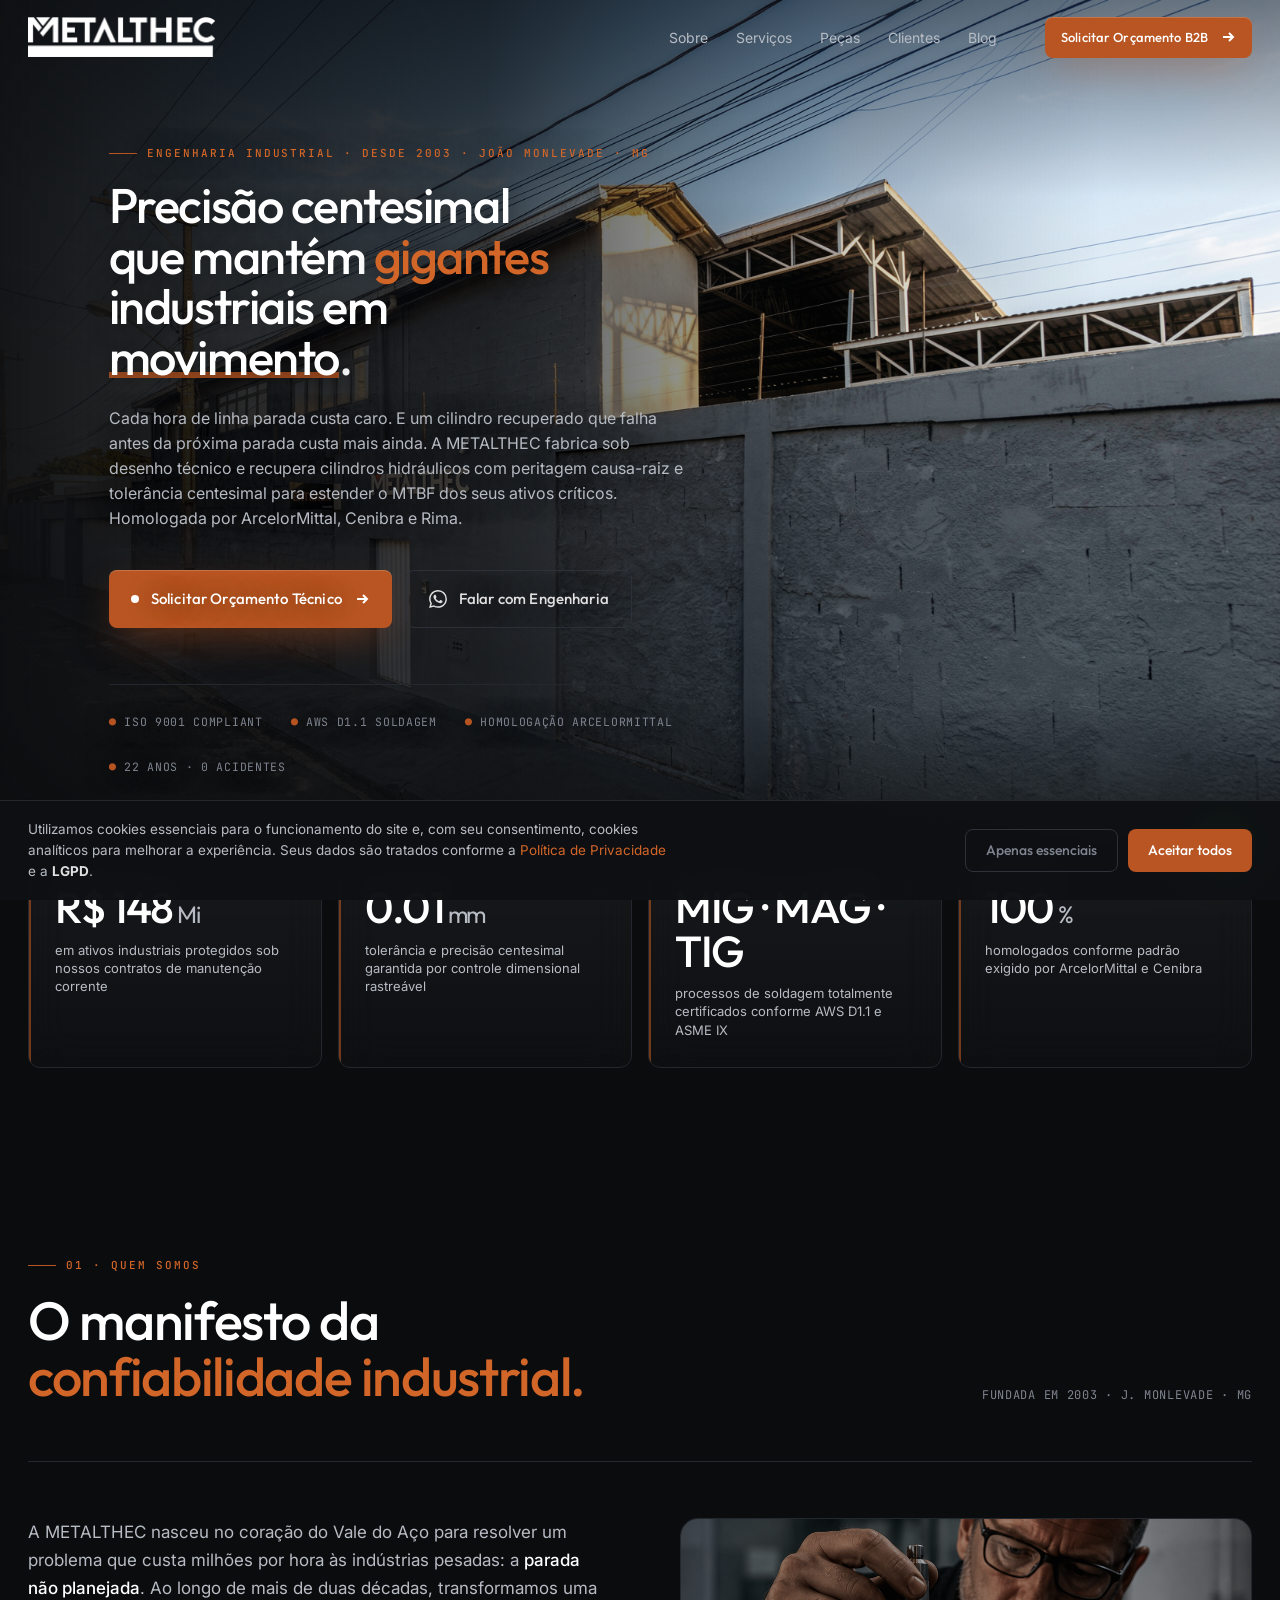
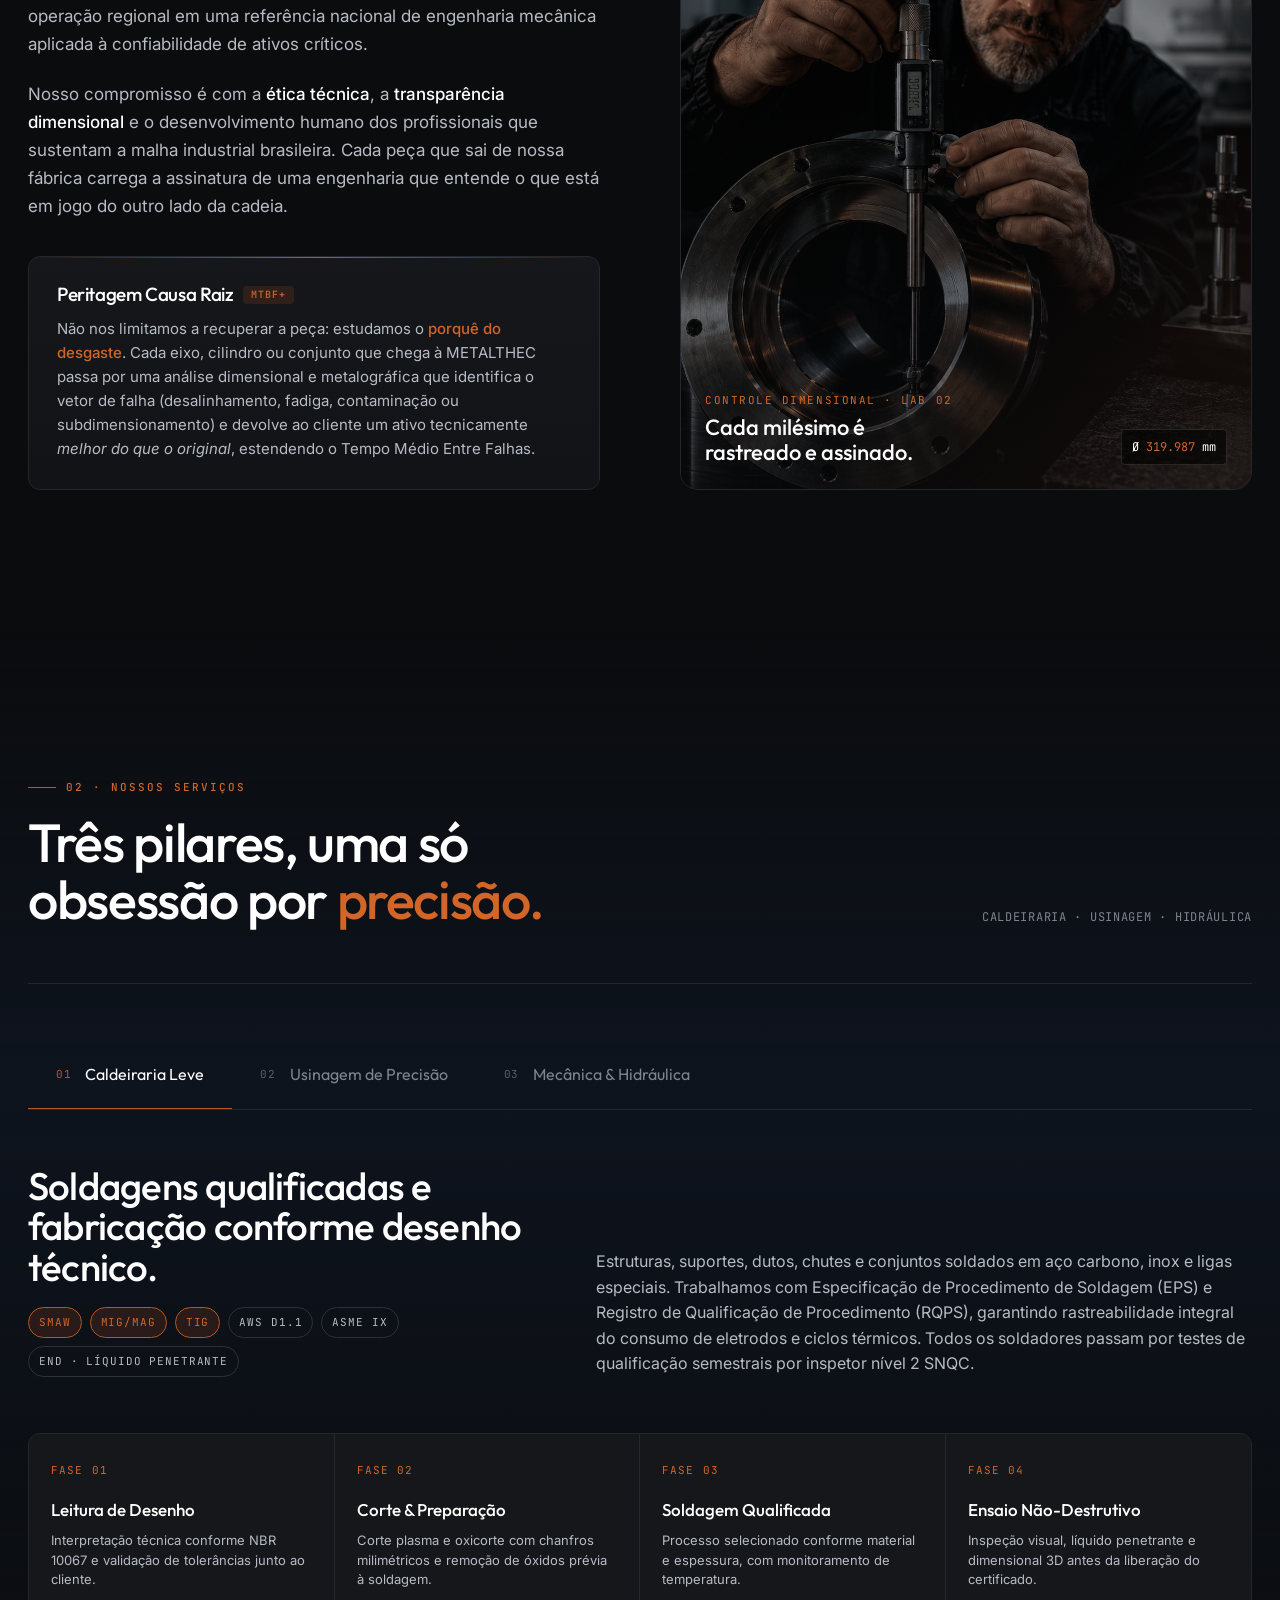
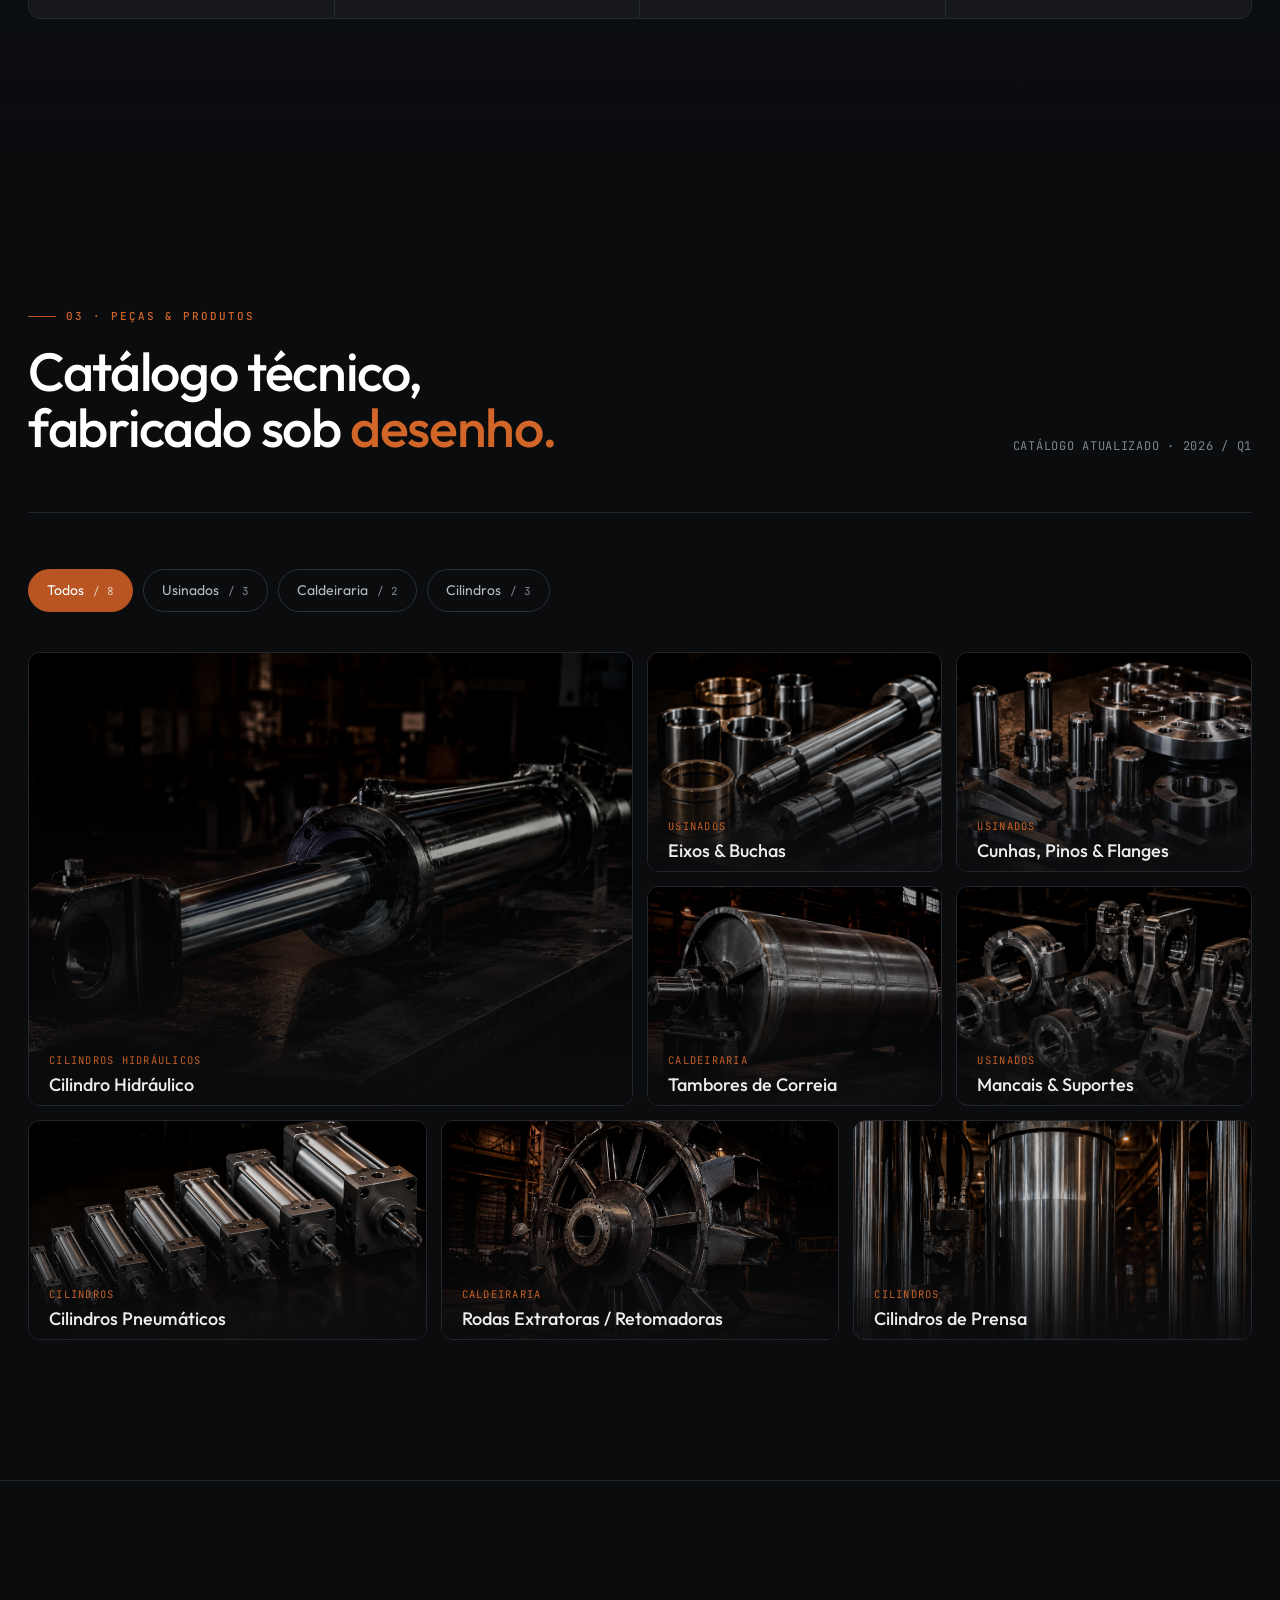
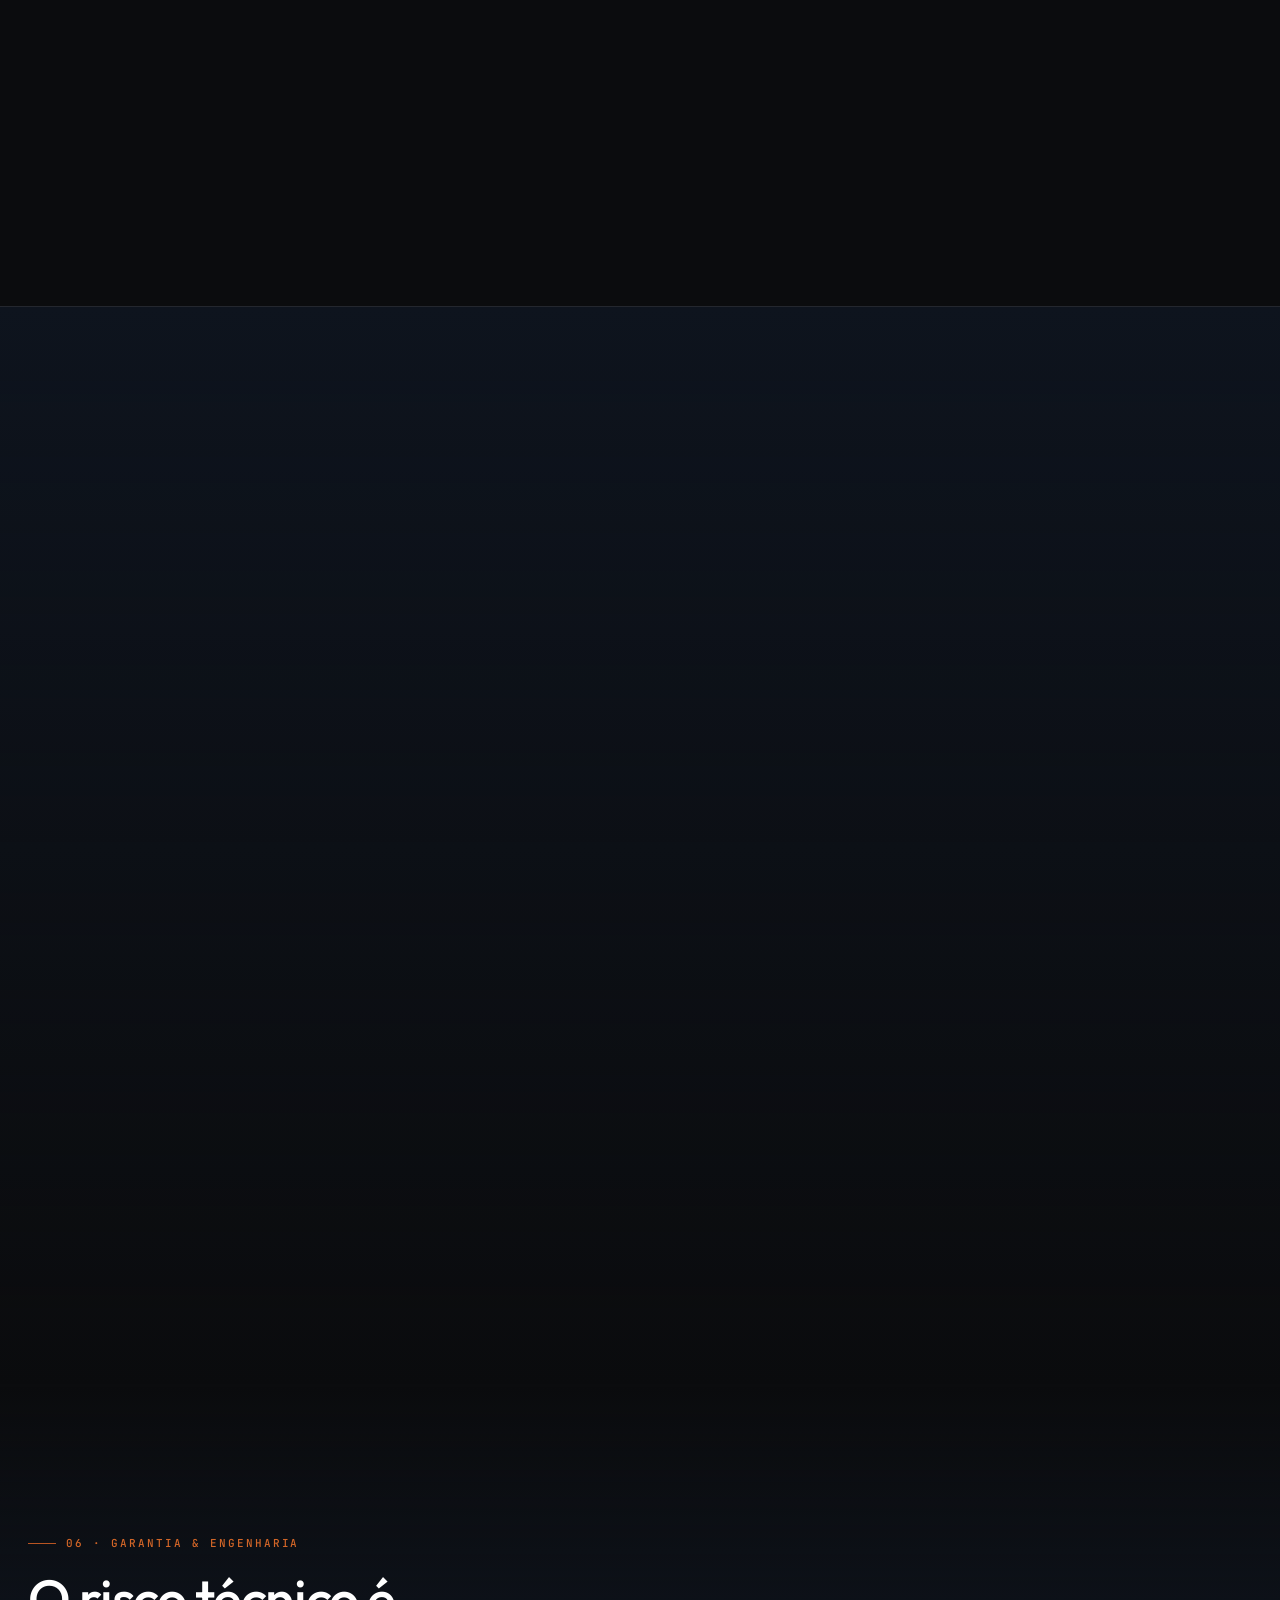
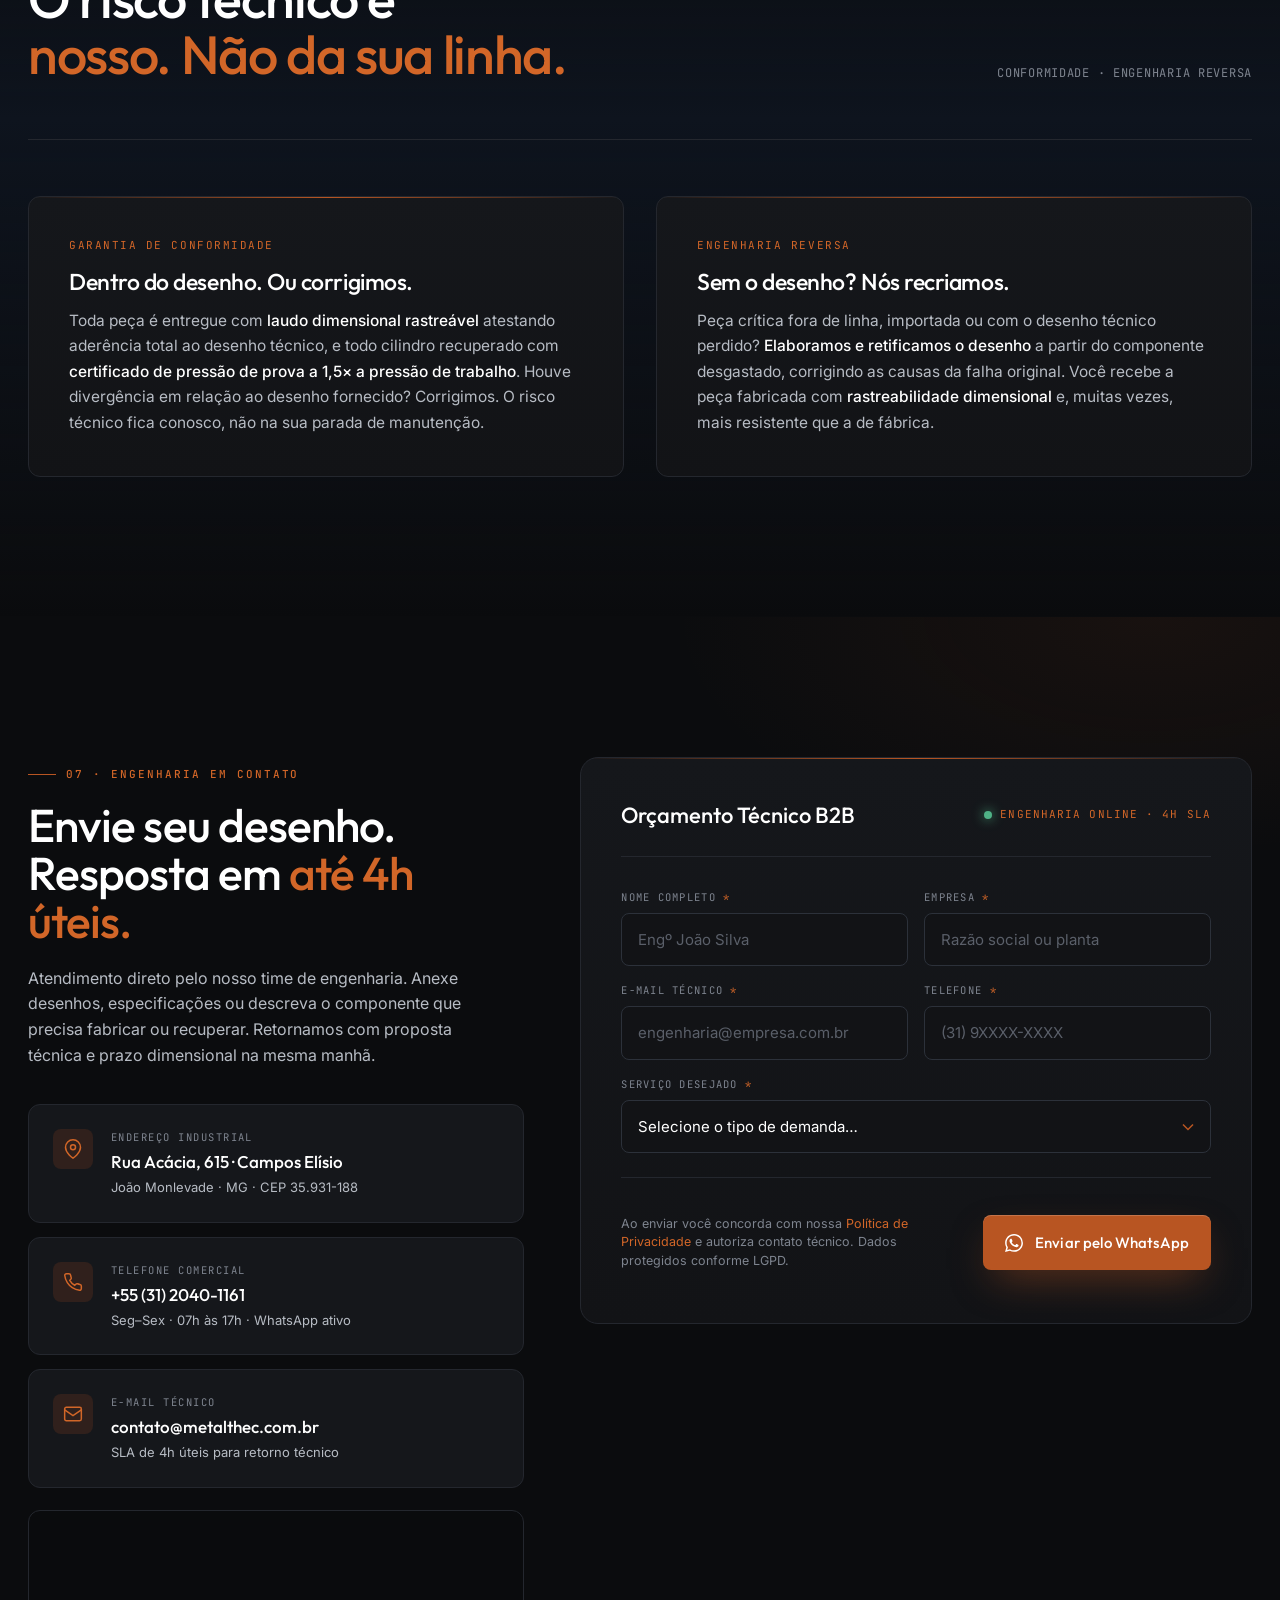
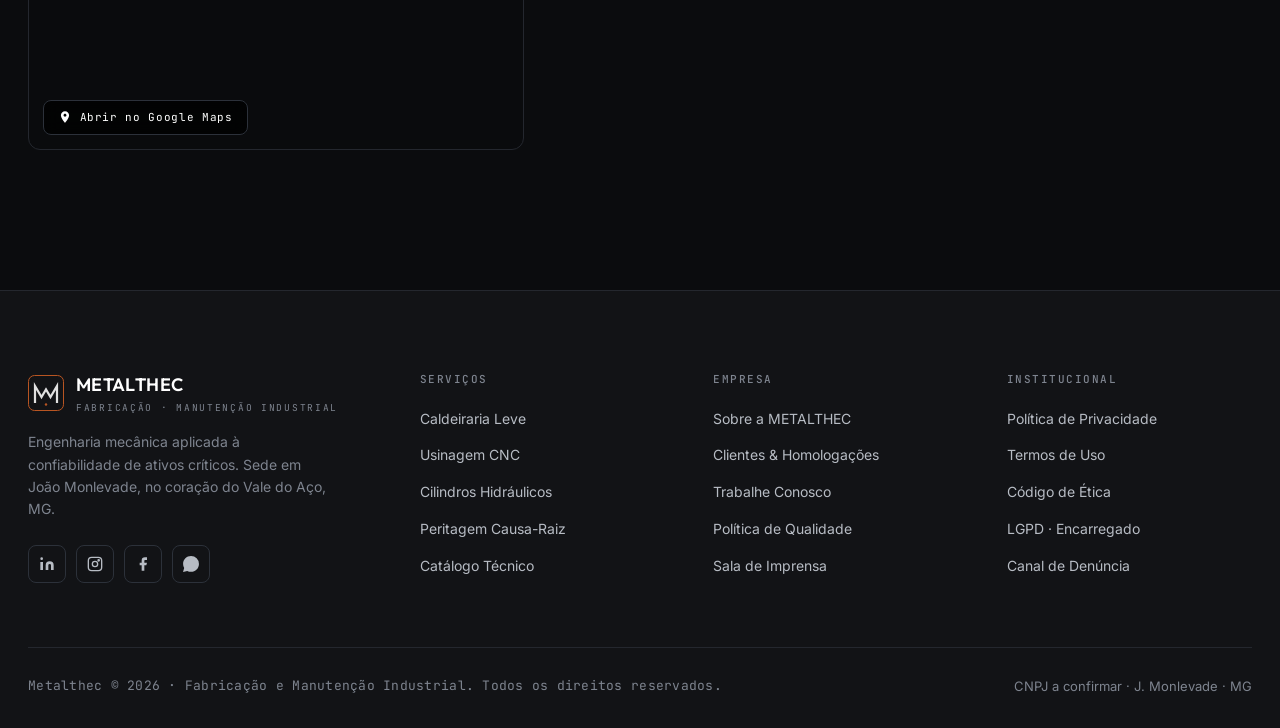
<file: Metalthec.html>
<!DOCTYPE html>
<html lang="pt-BR">
<head>
<meta charset="UTF-8" />
<meta name="viewport" content="width=device-width, initial-scale=1.0" />
<title>METALTHEC — Fabricação e Manutenção Industrial de Precisão Centesimal</title>
<meta name="description" content="Fabricação conforme desenho técnico, usinagem CNC e recuperação de cilindros hidráulicos com tolerância centesimal. Homologada por ArcelorMittal, Cenibra, Rima e maiores siderúrgicas e mineradoras do Brasil." />
<meta name="theme-color" content="#0B0C0E" />
<link rel="canonical" href="https://metalthec.com.br/" />

<!-- Open Graph / LinkedIn -->
<meta property="og:type" content="website" />
<meta property="og:url" content="https://metalthec.com.br/" />
<meta property="og:title" content="METALTHEC — Fabricação e Manutenção Industrial de Precisão Centesimal" />
<meta property="og:description" content="Usinagem CNC, caldeiraria leve e recuperação de cilindros hidráulicos com tolerância centesimal. Homologada pelas maiores siderúrgicas e mineradoras do Brasil." />
<meta property="og:image" content="https://metalthec.com.br/logo.png" />
<meta property="og:locale" content="pt_BR" />
<meta property="og:site_name" content="METALTHEC" />

<!-- Twitter Card -->
<meta name="twitter:card" content="summary_large_image" />
<meta name="twitter:title" content="METALTHEC — Fabricação e Manutenção Industrial" />
<meta name="twitter:description" content="Usinagem CNC e recuperação de cilindros hidráulicos com precisão centesimal. Homologada pela ArcelorMittal." />
<meta name="twitter:image" content="https://metalthec.com.br/logo.png" />

<link rel="preconnect" href="https://fonts.googleapis.com" />
<link rel="preconnect" href="https://fonts.gstatic.com" crossorigin />
<link href="https://fonts.googleapis.com/css2?family=Outfit:wght@300;400;500;600;700&family=Inter:wght@300;400;500;600&family=JetBrains+Mono:wght@400;500&display=swap" rel="stylesheet" />

<link rel="stylesheet" href="styles.css" />
</head>
<body>

<!-- ============== HEADER / NAV ============== -->
<header class="nav">
  <div class="container nav__inner">
    <a class="brand" href="#top" aria-label="METALTHEC — Início">
      <span class="brand__mark" aria-hidden="true">
        <img src="logo.png" alt="METALTHEC" class="brand__logo" width="120" height="36"
             onerror="this.style.display='none'; this.nextElementSibling.style.display='flex'" />
        <span class="brand__logo-fallback" style="display:none; align-items:center; gap:0">
          <svg width="36" height="36" viewBox="0 0 36 36" fill="none">
            <rect x="0.5" y="0.5" width="35" height="35" rx="6" stroke="#B85522" stroke-width="1"/>
            <path d="M7 27V11L13.5 22L18 14.5L22.5 22L29 11V27" stroke="#E0E0E0" stroke-width="2.2" stroke-linecap="square" stroke-linejoin="miter"/>
            <circle cx="18" cy="29.5" r="1.2" fill="#B85522"/>
          </svg>
          <span>
            <span class="brand__name">METALTHEC</span>
            <span class="brand__sub">Fabricação · Manutenção Industrial</span>
          </span>
        </span>
      </span>
    </a>

    <nav class="nav__links" aria-label="Navegação principal">
      <a href="#sobre">Sobre</a>
      <a href="#servicos">Serviços</a>
      <a href="#pecas">Peças</a>
      <a href="#clientes">Clientes</a>
      <a href="blog.html">Blog</a>
    </nav>

    <a class="btn btn--primary btn--sm nav__cta" href="#contato">
      Solicitar Orçamento B2B
      <svg class="arrow" viewBox="0 0 16 16" fill="none" stroke="currentColor" stroke-width="2"><path d="M3 8h10M9 4l4 4-4 4"/></svg>
    </a>

    <button class="nav__burger" aria-label="Abrir menu" aria-expanded="false" aria-controls="mobile-nav">
      <span class="bars" aria-hidden="true">
        <span class="bar"></span>
        <span class="bar"></span>
        <span class="bar"></span>
      </span>
    </button>
  </div>
</header>

<main id="top">

  <!-- ============== HERO ============== -->
  <section class="hero">
    <div class="scanline" aria-hidden="true"></div>
    <div class="container hero__inner">
      
      <!-- Premium Glassmorphism Console Card -->
      <div class="hero__card reveal">
        <div class="eyebrow">Engenharia Industrial · Desde 2003 · João Monlevade · MG</div>
        <h1 class="h-display" style="--delay:80ms">
          Precisão centesimal<br/>
          que mantém <span class="copper">gigantes</span><br/>
          industriais em<br/>
          <span class="underline">movimento</span>.
        </h1>
        <p class="hero__sub" style="--delay:160ms">
          Cada hora de linha parada custa caro. E um cilindro recuperado que falha antes da próxima
          parada custa mais ainda. A METALTHEC fabrica sob desenho técnico e recupera cilindros
          hidráulicos com peritagem causa-raiz e tolerância centesimal para estender o MTBF dos seus
          ativos críticos. Homologada por ArcelorMittal, Cenibra e Rima.
        </p>
        <div class="hero__cta" style="--delay:240ms">
          <a class="btn btn--primary" href="#contato">
            <span class="pulse-dot" aria-hidden="true"></span>
            Solicitar Orçamento Técnico
            <svg class="arrow" viewBox="0 0 16 16" fill="none" stroke="currentColor" stroke-width="2"><path d="M3 8h10M9 4l4 4-4 4"/></svg>
          </a>
          <a class="btn btn--whatsapp" href="https://wa.me/553120401161" target="_blank" rel="noopener">
            <svg width="18" height="18" viewBox="0 0 24 24" fill="currentColor"><path d="M.057 24l1.687-6.163a11.867 11.867 0 01-1.587-5.946C.16 5.335 5.495 0 12.05 0a11.817 11.817 0 018.413 3.488 11.824 11.824 0 013.48 8.414c-.003 6.557-5.34 11.892-11.893 11.892a11.9 11.9 0 01-5.688-1.448L.057 24zm6.597-3.807c1.676.995 3.276 1.591 5.392 1.592 5.448 0 9.886-4.434 9.889-9.885.002-5.462-4.415-9.89-9.881-9.892-5.452 0-9.887 4.434-9.889 9.884-.001 2.225.651 3.891 1.746 5.634l-.999 3.648 3.742-.981zm11.387-5.464c-.074-.124-.272-.198-.57-.347-.297-.149-1.758-.868-2.031-.967-.272-.099-.47-.149-.669.149-.198.297-.768.967-.941 1.165-.173.198-.347.223-.644.074-.297-.149-1.255-.462-2.39-1.475-.883-.788-1.48-1.761-1.653-2.059-.173-.297-.018-.458.13-.606.134-.133.297-.347.446-.521.151-.172.2-.296.3-.495.099-.198.05-.372-.025-.521-.075-.148-.669-1.611-.916-2.206-.242-.579-.487-.501-.669-.51l-.57-.01c-.198 0-.52.074-.792.372-.272.297-1.04 1.016-1.04 2.479 0 1.462 1.065 2.875 1.213 3.074.149.198 2.095 3.2 5.076 4.487.709.306 1.263.489 1.694.626.712.226 1.36.194 1.872.118.571-.085 1.758-.719 2.006-1.413.248-.695.248-1.29.173-1.414z"/></svg>
            Falar com Engenharia
          </a>
        </div>
        <div class="hero__signals" style="--delay:320ms">
          <span><span class="dot">●</span> ISO 9001 Compliant</span>
          <span><span class="dot">●</span> AWS D1.1 Soldagem</span>
          <span><span class="dot">●</span> Homologação ArcelorMittal</span>
          <span><span class="dot">●</span> 22 anos · 0 acidentes</span>
        </div>
      </div>


    </div>
  </section>

  <!-- ============== TRUST GRID ============== -->
  <section class="trust">
    <div class="container">
      <div class="trust__grid">
        <div class="trust__card reveal">
          <svg class="trust__icon" width="22" height="22" viewBox="0 0 24 24" fill="none" stroke="currentColor" stroke-width="1.5"><path d="M12 2L3 7v6c0 5 4 9 9 9s9-4 9-9V7l-9-5z"/></svg>
          <div class="trust__num">R$ <span data-count="148" data-decimals="0">0</span><span class="small">Mi</span></div>
          <div class="trust__label">em ativos industriais protegidos sob nossos contratos de manutenção corrente</div>
        </div>
        <div class="trust__card reveal" style="--delay:80ms">
          <svg class="trust__icon" width="22" height="22" viewBox="0 0 24 24" fill="none" stroke="currentColor" stroke-width="1.5"><circle cx="12" cy="12" r="9"/><circle cx="12" cy="12" r="4"/><circle cx="12" cy="12" r="1" fill="currentColor"/></svg>
          <div class="trust__num"><span data-count="0.01" data-decimals="2">0.00</span><span class="small">mm</span></div>
          <div class="trust__label">tolerância e precisão centesimal garantida por controle dimensional rastreável</div>
        </div>
        <div class="trust__card reveal" style="--delay:160ms">
          <svg class="trust__icon" width="22" height="22" viewBox="0 0 24 24" fill="none" stroke="currentColor" stroke-width="1.5"><path d="M3 12h4l3-8 4 16 3-8h4"/></svg>
          <div class="trust__num">MIG · MAG · TIG</div>
          <div class="trust__label">processos de soldagem totalmente certificados conforme AWS D1.1 e ASME IX</div>
        </div>
        <div class="trust__card reveal" style="--delay:240ms">
          <svg class="trust__icon" width="22" height="22" viewBox="0 0 24 24" fill="none" stroke="currentColor" stroke-width="1.5"><path d="M9 12l2 2 4-4"/><circle cx="12" cy="12" r="9"/></svg>
          <div class="trust__num"><span data-count="100" data-decimals="0">0</span><span class="small">%</span></div>
          <div class="trust__label">homologados conforme padrão exigido por ArcelorMittal e Cenibra</div>
        </div>
      </div>
    </div>
  </section>

  <!-- ============== SOBRE / QUEM SOMOS ============== -->
  <section class="section" id="sobre">
    <div class="container">
      <div class="section-head reveal">
        <div>
          <div class="eyebrow">01 · Quem somos</div>
          <h2 class="h-section" style="margin-top:18px">O manifesto da<br/><span style="color:var(--copper-2)">confiabilidade industrial.</span></h2>
        </div>
        <div class="meta">FUNDADA EM 2003 · J. MONLEVADE · MG</div>
      </div>

      <div class="about__grid">
        <div class="about__copy reveal">
          <p>
            A METALTHEC nasceu no coração do Vale do Aço para resolver um problema que custa milhões
            por hora às indústrias pesadas: a <strong>parada não planejada</strong>. Ao longo de mais
            de duas décadas, transformamos uma operação regional em uma referência nacional de
            engenharia mecânica aplicada à confiabilidade de ativos críticos.
          </p>
          <p>
            Nosso compromisso é com a <strong>ética técnica</strong>, a <strong>transparência
            dimensional</strong> e o desenvolvimento humano dos profissionais que sustentam a malha
            industrial brasileira. Cada peça que sai de nossa fábrica carrega a assinatura de uma
            engenharia que entende o que está em jogo do outro lado da cadeia.
          </p>

          <div class="peritagem">
            <h4>
              Peritagem Causa Raiz
              <span class="badge">MTBF+</span>
            </h4>
            <p>
              Não nos limitamos a recuperar a peça: estudamos o <strong style="color:var(--copper-2)">porquê do
              desgaste</strong>. Cada eixo, cilindro ou conjunto que chega à METALTHEC passa por uma
              análise dimensional e metalográfica que identifica o vetor de falha (desalinhamento,
              fadiga, contaminação ou subdimensionamento) e devolve ao cliente um ativo
              tecnicamente <em>melhor do que o original</em>, estendendo o Tempo Médio Entre Falhas.
            </p>
          </div>
        </div>

        <div class="about__visual reveal" style="--delay:120ms">
          <img src="Fotos/Manifesto/controle-dimensional.png"
               alt="Técnico realizando controle dimensional do diâmetro de peça usinada com instrumento de precisão"
               onerror="this.style.display='none'" loading="lazy"/>
          <div class="about__caption">
            <div>
              <div class="lab">Controle Dimensional · Lab 02</div>
              <div class="ttl">Cada milésimo é<br/>rastreado e assinado.</div>
            </div>
            <div class="reading">
              Ø <span class="num">319.987</span> mm
            </div>
          </div>
        </div>
      </div>
    </div>
  </section>

  <!-- ============== SERVIÇOS / TABS ============== -->
  <section class="section services" id="servicos">
    <div class="container">
      <div class="section-head reveal">
        <div>
          <div class="eyebrow">02 · Nossos Serviços</div>
          <h2 class="h-section" style="margin-top:18px">Três pilares, uma só<br/>obsessão por <span style="color:var(--copper-2)">precisão.</span></h2>
        </div>
        <div class="meta">CALDEIRARIA · USINAGEM · HIDRÁULICA</div>
      </div>

      <div class="tabs reveal">
        <div class="tabs__bar" role="tablist">
          <button class="tab active" role="tab" data-tab="caldeiraria">
            <span class="num">01</span>
            <span>Caldeiraria Leve</span>
          </button>
          <button class="tab" role="tab" data-tab="usinagem">
            <span class="num">02</span>
            <span>Usinagem de Precisão</span>
          </button>
          <button class="tab" role="tab" data-tab="hidraulica">
            <span class="num">03</span>
            <span>Mecânica & Hidráulica</span>
          </button>
        </div>

        <!-- TAB 1: CALDEIRARIA -->
        <div class="tab__panel active" data-panel="caldeiraria">
          <div class="panel__header">
            <div>
              <h3>Soldagens qualificadas e fabricação conforme desenho técnico.</h3>
              <div class="panel__chips">
                <span class="chip copper">SMAW</span>
                <span class="chip copper">MIG/MAG</span>
                <span class="chip copper">TIG</span>
                <span class="chip">AWS D1.1</span>
                <span class="chip">ASME IX</span>
                <span class="chip">END · Líquido Penetrante</span>
              </div>
            </div>
            <p>
              Estruturas, suportes, dutos, chutes e conjuntos soldados em aço carbono, inox e ligas
              especiais. Trabalhamos com Especificação de Procedimento de Soldagem (EPS) e Registro
              de Qualificação de Procedimento (RQPS), garantindo rastreabilidade integral do consumo
              de eletrodos e ciclos térmicos. Todos os soldadores passam por testes de qualificação
              semestrais por inspetor nível 2 SNQC.
            </p>
          </div>

          <div class="process-flow">
            <div class="proc">
              <div class="proc__num">FASE 01</div>
              <div class="proc__name">Leitura de Desenho</div>
              <p class="proc__desc">Interpretação técnica conforme NBR 10067 e validação de tolerâncias junto ao cliente.</p>
            </div>
            <div class="proc">
              <div class="proc__num">FASE 02</div>
              <div class="proc__name">Corte & Preparação</div>
              <p class="proc__desc">Corte plasma e oxicorte com chanfros milimétricos e remoção de óxidos prévia à soldagem.</p>
            </div>
            <div class="proc">
              <div class="proc__num">FASE 03</div>
              <div class="proc__name">Soldagem Qualificada</div>
              <p class="proc__desc">Processo selecionado conforme material e espessura, com monitoramento de temperatura.</p>
            </div>
            <div class="proc">
              <div class="proc__num">FASE 04</div>
              <div class="proc__name">Ensaio Não-Destrutivo</div>
              <p class="proc__desc">Inspeção visual, líquido penetrante e dimensional 3D antes da liberação do certificado.</p>
            </div>
          </div>
        </div>

        <!-- TAB 2: USINAGEM -->
        <div class="tab__panel" data-panel="usinagem">
          <div class="panel__header">
            <div>
              <h3>Usinagem leve e média sob medida, com controle centesimal rastreável.</h3>
              <div class="panel__chips">
                <span class="chip copper">CNC</span>
                <span class="chip copper">Convencional</span>
                <span class="chip">Ø até 1300 mm</span>
                <span class="chip">L até 1500 mm</span>
                <span class="chip">Mandrilhamento de Alma</span>
              </div>
            </div>
            <p>
              Parque de máquinas dimensionado para atender desde peças seriadas de manutenção
              corrente até componentes únicos de grande porte para linhas de laminação, pelotização
              e correia transportadora. Programamos em FANUC, Mach9 e Siemens, com simulação CAM
              prévia para reduzir tempo de set-up e garantir o primeiro acerto.
            </p>
          </div>

          <div class="machines" id="maquinas">
            <div class="machine">
              <div class="machine__top">
                <div class="machine__art">
                  <svg width="36" height="36" viewBox="0 0 36 36" fill="none" stroke="currentColor" stroke-width="1.5">
                    <rect x="4" y="10" width="28" height="18" rx="1"/>
                    <rect x="8" y="6" width="20" height="6" rx="1"/>
                    <path d="M12 16h12M12 20h12M12 24h8"/>
                    <circle cx="26" cy="24" r="1.5" fill="currentColor"/>
                  </svg>
                </div>
                <span class="machine__tag">CNC · 5 EIXOS</span>
              </div>
              <h4 class="machine__name">Centro de Usinagem<br/>ROMI D1000</h4>
              <div class="machine__spec">1000 × 560 × 560 mm · 8.000 rpm</div>
              <p class="machine__desc">Fresamento de cavidade complexa, furação coordenada e roscamento rígido em peças prismáticas.</p>
            </div>

            <div class="machine">
              <div class="machine__top">
                <div class="machine__art">
                  <svg width="36" height="36" viewBox="0 0 36 36" fill="none" stroke="currentColor" stroke-width="1.5">
                    <circle cx="18" cy="18" r="10"/>
                    <circle cx="18" cy="18" r="6"/>
                    <circle cx="18" cy="18" r="2" fill="currentColor"/>
                    <path d="M4 18h4M28 18h4M18 4v4M18 28v4"/>
                  </svg>
                </div>
                <span class="machine__tag">TORNO · GRANDE PORTE</span>
              </div>
              <h4 class="machine__name">Torno ROMI<br/>de Grande Porte</h4>
              <div class="machine__spec">Ø 1300 mm × 1500 mm entre pontas</div>
              <p class="machine__desc">Torneamento de tambores de correia, rodas extratoras e flanges de grande diâmetro.</p>
            </div>

            <div class="machine">
              <div class="machine__top">
                <div class="machine__art">
                  <svg width="36" height="36" viewBox="0 0 36 36" fill="none" stroke="currentColor" stroke-width="1.5">
                    <rect x="6" y="8" width="24" height="20" rx="1"/>
                    <circle cx="18" cy="18" r="5"/>
                    <path d="M18 13v-3M13 18h-3M23 18h3M18 23v3"/>
                  </svg>
                </div>
                <span class="machine__tag">MANDRILHADORA</span>
              </div>
              <h4 class="machine__name">Mandrilhadora<br/>PBR AFU 80F</h4>
              <div class="machine__spec">Mesa 1250 × 1100 mm · Eixo 80 mm</div>
              <p class="machine__desc">Mandrilhamento de alma para alojamentos de rolamentos e usinagem de furos coaxiais.</p>
            </div>

            <div class="machine">
              <div class="machine__top">
                <div class="machine__art">
                  <svg width="36" height="36" viewBox="0 0 36 36" fill="none" stroke="currentColor" stroke-width="1.5">
                    <rect x="3" y="14" width="30" height="10" rx="1"/>
                    <circle cx="10" cy="19" r="3"/>
                    <path d="M16 19h13M16 16h13M16 22h10"/>
                  </svg>
                </div>
                <span class="machine__tag">TORNO CNC</span>
              </div>
              <h4 class="machine__name">Torno CNC<br/>Turner 4L</h4>
              <div class="machine__spec">Ø 460 mm · 1000 mm entre pontas</div>
              <p class="machine__desc">Produção seriada de eixos, buchas, pinos e componentes cilíndricos com acabamento fino.</p>
            </div>

            <div class="machine">
              <div class="machine__top">
                <div class="machine__art">
                  <svg width="36" height="36" viewBox="0 0 36 36" fill="none" stroke="currentColor" stroke-width="1.5">
                    <circle cx="18" cy="18" r="11"/>
                    <path d="M18 7v22M7 18h22M11 11l14 14M25 11L11 25"/>
                  </svg>
                </div>
                <span class="machine__tag">TORNO · CONVENCIONAL</span>
              </div>
              <h4 class="machine__name">Tornos<br/>NARDINI Mascote</h4>
              <div class="machine__spec">Ø 450 mm × 2000 mm · 3 unidades</div>
              <p class="machine__desc">Frota dedicada à manutenção corretiva ágil, retrabalho e ajustes finos sob supervisão.</p>
            </div>

            <div class="machine">
              <div class="machine__top">
                <div class="machine__art">
                  <svg width="36" height="36" viewBox="0 0 36 36" fill="none" stroke="currentColor" stroke-width="1.5">
                    <path d="M6 30V12l6-6h12l6 6v18"/>
                    <path d="M12 30V18h12v12"/>
                    <circle cx="18" cy="22" r="2"/>
                  </svg>
                </div>
                <span class="machine__tag">METROLOGIA</span>
              </div>
              <h4 class="machine__name">Sala de<br/>Controle Dimensional</h4>
              <div class="machine__spec">Climatizada · 20 ± 1°C</div>
              <p class="machine__desc">Paquímetros, micrômetros e relógios comparadores calibrados rastreáveis ao INMETRO.</p>
            </div>
          </div>
        </div>

        <!-- TAB 3: MECÂNICA & HIDRÁULICA -->
        <div class="tab__panel" data-panel="hidraulica">
          <div class="panel__header">
            <div>
              <h3>Desmontagem, peritagem dimensional profunda e recuperação de cilindros.</h3>
              <div class="panel__chips">
                <span class="chip copper">Cilindros Hidráulicos</span>
                <span class="chip copper">Pneumáticos</span>
                <span class="chip">Cromagem</span>
                <span class="chip">Brunimento</span>
                <span class="chip">Teste de Estanqueidade</span>
              </div>
            </div>
            <p>
              Recuperação técnica completa de cilindros hidráulicos de prensas, pás carregadeiras,
              equipamentos de mineração e linhas de laminação. Substituímos hastes, recompomos
              vedações, rebrunimos camisas e devolvemos o conjunto com pressão de prova superior à
              de fábrica, sempre acompanhado de laudo dimensional e certificado de pressão.
            </p>
          </div>

          <div class="process-flow">
            <div class="proc">
              <div class="proc__num">FASE 01</div>
              <div class="proc__name">Desmontagem Controlada</div>
              <p class="proc__desc">Sequência reversa fotografada, identificação e armazenamento de componentes recuperáveis.</p>
            </div>
            <div class="proc">
              <div class="proc__num">FASE 02</div>
              <div class="proc__name">Peritagem Dimensional</div>
              <p class="proc__desc">Análise causa-raiz da falha, medição 3D da camisa, haste e alojamentos com laudo técnico.</p>
            </div>
            <div class="proc">
              <div class="proc__num">FASE 03</div>
              <div class="proc__name">Ajuste & Montagem</div>
              <p class="proc__desc">Brunimento da camisa, cromagem da haste, recomposição de vedações e remontagem por torque.</p>
            </div>
            <div class="proc">
              <div class="proc__num">FASE 04</div>
              <div class="proc__name">Pressão de Prova</div>
              <p class="proc__desc">Teste hidrostático a 1,5× a pressão de trabalho, emissão de certificado e relatório fotográfico.</p>
            </div>
          </div>
        </div>
      </div>
    </div>
  </section>

  <!-- ============== GALERIA DE PEÇAS ============== -->
  <section class="section" id="pecas">
    <div class="container">
      <div class="section-head reveal">
        <div>
          <div class="eyebrow">03 · Peças & Produtos</div>
          <h2 class="h-section" style="margin-top:18px">Catálogo técnico,<br/>fabricado sob <span style="color:var(--copper-2)">desenho.</span></h2>
        </div>
        <div class="meta">CATÁLOGO ATUALIZADO · 2026 / Q1</div>
      </div>

      <div class="gallery__filters reveal">
        <button class="filter active" data-filter="all">Todos <span class="count">/ 8</span></button>
        <button class="filter" data-filter="usinados">Usinados <span class="count">/ 3</span></button>
        <button class="filter" data-filter="caldeiraria">Caldeiraria <span class="count">/ 2</span></button>
        <button class="filter" data-filter="cilindros">Cilindros <span class="count">/ 3</span></button>
      </div>

      <div class="gallery__grid">
        <!-- Bento layout — 12 col grid -->
        <a class="gx s-wide-tall reveal" data-cat="cilindros" href="#contato">
          <img src="Fotos/Fotos catalogo/cilindro-hidraulico.png" alt="Cilindro hidráulico industrial recuperado" loading="lazy" onerror="this.style.display='none'"/>
          <div class="gx__overlay"></div>
          <div class="gx__meta">
            <div class="gx__cat">Cilindros Hidráulicos</div>
            <div class="gx__title">Cilindro Hidráulico</div>
          </div>
        </a>

        <a class="gx s-sq reveal" data-cat="usinados" style="--delay:60ms" href="#contato">
          <img src="Fotos/Fotos catalogo/eixos-buchas.png" alt="Eixos e buchas usinados em torno CNC" loading="lazy" onerror="this.style.display='none'"/>
          <div class="gx__overlay"></div>
          <div class="gx__meta">
            <div class="gx__cat">Usinados</div>
            <div class="gx__title">Eixos & Buchas</div>
          </div>
        </a>

        <a class="gx s-sq reveal" data-cat="usinados" style="--delay:120ms" href="#contato">
          <img src="Fotos/Fotos catalogo/cunhas-pinos-flanges.png" alt="Cunhas, pinos e flanges usinados" loading="lazy" onerror="this.style.display='none'"/>
          <div class="gx__overlay"></div>
          <div class="gx__meta">
            <div class="gx__cat">Usinados</div>
            <div class="gx__title">Cunhas, Pinos & Flanges</div>
          </div>
        </a>

        <a class="gx s-sq reveal" data-cat="caldeiraria" style="--delay:180ms" href="#contato">
          <img src="Fotos/Fotos catalogo/tambores-correia.png" alt="Tambor de correia transportadora fabricado" loading="lazy" onerror="this.style.display='none'"/>
          <div class="gx__overlay"></div>
          <div class="gx__meta">
            <div class="gx__cat">Caldeiraria</div>
            <div class="gx__title">Tambores de Correia</div>
          </div>
        </a>

        <a class="gx s-sq reveal" data-cat="usinados" style="--delay:240ms" href="#contato">
          <img src="Fotos/Fotos catalogo/mancais-suportes.png" alt="Mancais e suportes usinados" loading="lazy" onerror="this.style.display='none'"/>
          <div class="gx__overlay"></div>
          <div class="gx__meta">
            <div class="gx__cat">Usinados</div>
            <div class="gx__title">Mancais & Suportes</div>
          </div>
        </a>

        <a class="gx s-md reveal" data-cat="cilindros" style="--delay:300ms" href="#contato">
          <img src="Fotos/Fotos catalogo/cilindros-pneumaticos.png" alt="Cilindros pneumáticos em diversos tamanhos" loading="lazy" onerror="this.style.display='none'"/>
          <div class="gx__overlay"></div>
          <div class="gx__meta">
            <div class="gx__cat">Cilindros</div>
            <div class="gx__title">Cilindros Pneumáticos</div>
          </div>
        </a>

        <a class="gx s-md reveal" data-cat="caldeiraria" style="--delay:360ms" href="#contato">
          <img src="Fotos/Fotos catalogo/rodas-extratoras.png" alt="Roda extratora / retomadora para mineração" loading="lazy" onerror="this.style.display='none'"/>
          <div class="gx__overlay"></div>
          <div class="gx__meta">
            <div class="gx__cat">Caldeiraria</div>
            <div class="gx__title">Rodas Extratoras / Retomadoras</div>
          </div>
        </a>

        <a class="gx s-md reveal" data-cat="cilindros" style="--delay:420ms" href="#contato">
          <img src="Fotos/Fotos catalogo/cilindros-prensa.png" alt="Cilindro de prensa hidráulica" loading="lazy" onerror="this.style.display='none'"/>
          <div class="gx__overlay"></div>
          <div class="gx__meta">
            <div class="gx__cat">Cilindros</div>
            <div class="gx__title">Cilindros de Prensa</div>
          </div>
        </a>
      </div>
    </div>
  </section>

  <!-- ============== CLIENTES / CARROSSEL ============== -->
  <section class="clients" id="clientes">
    <div class="container">
      <div class="clients__head reveal">
        <div class="eyebrow no-rule">04 · Confiança Homologada</div>
        <h2>Mantemos em movimento as <span class="copper">cadeias produtivas</span> mais críticas do país.</h2>
      </div>
    </div>

    <div class="marquee reveal">
      <div class="marquee__track">
        <!-- Loop 1 -->
        <div class="client-logo"><img src="Fotos/Logos clientes/arcelor-mittal-seeklogo.png" alt="ArcelorMittal" loading="lazy" /></div>
        <div class="client-logo"><img src="Fotos/Logos clientes/cenibra-green.svg" alt="Cenibra" loading="lazy" /></div>
        <div class="client-logo"><img src="Fotos/Logos clientes/RIMA_logo_branco-300x215.png" alt="RIMA" loading="lazy" /></div>
        <div class="client-logo"><img src="Fotos/Logos clientes/consisavazada.png" alt="Consisa" loading="lazy" /></div>
        <div class="client-logo"><img src="Fotos/Logos clientes/sartorigroup.png" alt="Sartori" loading="lazy" /></div>
        <div class="client-logo"><img src="Fotos/Logos clientes/novaerasilicon-logo.png" alt="Nova Era Silicon" loading="lazy" /></div>
        <div class="client-logo"><img src="Fotos/Logos clientes/Solum.png" alt="Solum" loading="lazy" /></div>
        <div class="client-logo"><img src="Fotos/Logos clientes/PCM-Apresentacao-comercial-Digital-300x169.png" alt="PCM" loading="lazy" /></div>
        <div class="client-logo"><img src="Fotos/Logos clientes/Projetele.webp" alt="Projetele" loading="lazy" /></div>
        <div class="client-logo"><img src="Fotos/Logos clientes/FL.webp" alt="FL" loading="lazy" /></div>
        <!-- Loop 2 (duplicate for seamless scroll) -->
        <div class="client-logo"><img src="Fotos/Logos clientes/arcelor-mittal-seeklogo.png" alt="ArcelorMittal" loading="lazy" /></div>
        <div class="client-logo"><img src="Fotos/Logos clientes/cenibra-green.svg" alt="Cenibra" loading="lazy" /></div>
        <div class="client-logo"><img src="Fotos/Logos clientes/RIMA_logo_branco-300x215.png" alt="RIMA" loading="lazy" /></div>
        <div class="client-logo"><img src="Fotos/Logos clientes/consisavazada.png" alt="Consisa" loading="lazy" /></div>
        <div class="client-logo"><img src="Fotos/Logos clientes/sartorigroup.png" alt="Sartori" loading="lazy" /></div>
        <div class="client-logo"><img src="Fotos/Logos clientes/novaerasilicon-logo.png" alt="Nova Era Silicon" loading="lazy" /></div>
        <div class="client-logo"><img src="Fotos/Logos clientes/Solum.png" alt="Solum" loading="lazy" /></div>
        <div class="client-logo"><img src="Fotos/Logos clientes/PCM-Apresentacao-comercial-Digital-300x169.png" alt="PCM" loading="lazy" /></div>
        <div class="client-logo"><img src="Fotos/Logos clientes/Projetele.webp" alt="Projetele" loading="lazy" /></div>
        <div class="client-logo"><img src="Fotos/Logos clientes/FL.webp" alt="FL" loading="lazy" /></div>
      </div>
    </div>
  </section>

  <!-- ============== DEPOIMENTOS / CASES ============== -->
  <section class="section testimonials" id="depoimentos">
    <div class="container">
      <div class="section-head reveal">
        <div>
          <div class="eyebrow">05 · Nosso Padrão</div>
          <h2 class="h-section" style="margin-top:18px">Por que as maiores indústrias<br/><span style="color:var(--copper-2)">nos homologam.</span></h2>
        </div>
        <div class="meta">CONFORMIDADE · RASTREABILIDADE · PERITAGEM</div>
      </div>

      <div class="tgrid">
        <div class="tcard reveal">
          <div class="tcard__stars" aria-label="Compromisso 01">01 · CONFORMIDADE</div>
          <blockquote class="tcard__quote">
            Nenhuma peça sai da METALTHEC sem laudo dimensional rastreável, conferido em sala climatizada a 20 ± 1 °C com instrumentos calibrados ao INMETRO. Se não está dentro do desenho técnico, não é entregue.
          </blockquote>
          <div class="tcard__author">
            <div class="tcard__avatar" aria-hidden="true">✓</div>
            <div>
              <div class="tcard__name">Conformidade dimensional garantida</div>
              <div class="tcard__company">Controle rastreável em todas as entregas</div>
            </div>
          </div>
        </div>

        <div class="tcard reveal" style="--delay:100ms">
          <div class="tcard__stars" aria-label="Compromisso 02">02 · PRESSÃO DE PROVA</div>
          <blockquote class="tcard__quote">
            Cada cilindro recuperado passa por teste hidrostático a 1,5× a pressão de trabalho e é devolvido com certificado de pressão e relatório fotográfico, com confiabilidade igual ou superior à de fábrica.
          </blockquote>
          <div class="tcard__author">
            <div class="tcard__avatar" aria-hidden="true">✓</div>
            <div>
              <div class="tcard__name">Recuperação certificada</div>
              <div class="tcard__company">Certificado de pressão em cada conjunto</div>
            </div>
          </div>
        </div>

        <div class="tcard reveal" style="--delay:200ms">
          <div class="tcard__stars" aria-label="Compromisso 03">03 · PERITAGEM HONESTA</div>
          <blockquote class="tcard__quote">
            Antes de recuperar, investigamos a causa raiz da falha. Você recebe um laudo técnico transparente, inclusive quando a conclusão honesta é que recuperar a peça não compensa.
          </blockquote>
          <div class="tcard__author">
            <div class="tcard__avatar" aria-hidden="true">✓</div>
            <div>
              <div class="tcard__name">Diagnóstico causa-raiz transparente</div>
              <div class="tcard__company">Laudo antes de qualquer execução</div>
            </div>
          </div>
        </div>
      </div>

      <div class="cases-bar reveal" style="--delay:300ms">
        <div class="case-metric">
          <div class="case-metric__num">1,5<span class="small">×</span></div>
          <div class="case-metric__label">pressão de trabalho no teste hidrostático de cada cilindro recuperado</div>
        </div>
        <div class="case-metric">
          <div class="case-metric__num">20±1<span class="small">°C</span></div>
          <div class="case-metric__label">sala de controle dimensional climatizada, calibração rastreável ao INMETRO</div>
        </div>
        <div class="case-metric">
          <div class="case-metric__num">Ø1300<span class="small">mm</span></div>
          <div class="case-metric__label">maior diâmetro torneável no parque de máquinas próprio</div>
        </div>
        <div class="case-metric">
          <div class="case-metric__num">4<span class="small">h</span></div>
          <div class="case-metric__label">SLA de retorno técnico com proposta e prazo dimensional</div>
        </div>
      </div>
    </div>
  </section>

  <!-- ============== GARANTIA & INVESTIMENTO ============== -->
  <section class="section assurance" id="garantia">
    <div class="container">
      <div class="section-head reveal">
        <div>
          <div class="eyebrow">06 · Garantia &amp; Engenharia</div>
          <h2 class="h-section" style="margin-top:18px">O risco técnico é<br/><span style="color:var(--copper-2)">nosso. Não da sua linha.</span></h2>
        </div>
        <div class="meta">CONFORMIDADE · ENGENHARIA REVERSA</div>
      </div>

      <div class="assurance__grid">
        <div class="assurance__card reveal">
          <div class="assurance__kicker">Garantia de Conformidade</div>
          <h3>Dentro do desenho. Ou corrigimos.</h3>
          <p>
            Toda peça é entregue com <strong>laudo dimensional rastreável</strong> atestando aderência
            total ao desenho técnico, e todo cilindro recuperado com <strong>certificado de pressão de
            prova a 1,5× a pressão de trabalho</strong>. Houve divergência em relação ao desenho
            fornecido? Corrigimos. O risco técnico fica conosco, não na sua parada de manutenção.
          </p>
        </div>
        <div class="assurance__card reveal" style="--delay:120ms">
          <div class="assurance__kicker">Engenharia Reversa</div>
          <h3>Sem o desenho? Nós recriamos.</h3>
          <p>
            Peça crítica fora de linha, importada ou com o desenho técnico perdido?
            <strong>Elaboramos e retificamos o desenho</strong> a partir do componente desgastado,
            corrigindo as causas da falha original. Você recebe a peça fabricada com
            <strong>rastreabilidade dimensional</strong> e, muitas vezes, mais resistente que a de fábrica.
          </p>
        </div>
      </div>
    </div>
  </section>

  <!-- ============== CONTATO ============== -->
  <section class="contact" id="contato">
    <div class="container">
      <div class="contact__grid">
        <div class="contact__left reveal">
          <div class="eyebrow">07 · Engenharia em contato</div>
          <h2 style="margin-top:18px">Envie seu desenho.<br/>Resposta em <span class="copper">até 4h úteis.</span></h2>
          <p>
            Atendimento direto pelo nosso time de engenharia. Anexe desenhos, especificações ou
            descreva o componente que precisa fabricar ou recuperar. Retornamos com proposta
            técnica e prazo dimensional na mesma manhã.
          </p>

          <div class="contact-card">
            <div class="contact-card__icon">
              <svg width="20" height="20" viewBox="0 0 24 24" fill="none" stroke="currentColor" stroke-width="1.8"><path d="M21 10c0 7-9 13-9 13s-9-6-9-13a9 9 0 0118 0z"/><circle cx="12" cy="10" r="3"/></svg>
            </div>
            <div>
              <div class="contact-card__label">Endereço Industrial</div>
              <div class="contact-card__value">Rua Acácia, 615 · Campos Elísio</div>
              <div class="contact-card__sub">João Monlevade · MG · CEP 35.931-188</div>
            </div>
          </div>

          <div class="contact-card">
            <div class="contact-card__icon">
              <svg width="20" height="20" viewBox="0 0 24 24" fill="none" stroke="currentColor" stroke-width="1.8"><path d="M22 16.92v3a2 2 0 01-2.18 2 19.79 19.79 0 01-8.63-3.07 19.5 19.5 0 01-6-6 19.79 19.79 0 01-3.07-8.67A2 2 0 014.11 2h3a2 2 0 012 1.72c.13.96.37 1.9.72 2.81a2 2 0 01-.45 2.11L8.09 9.91a16 16 0 006 6l1.27-1.27a2 2 0 012.11-.45c.91.35 1.85.59 2.81.72A2 2 0 0122 16.92z"/></svg>
            </div>
            <div>
              <div class="contact-card__label">Telefone Comercial</div>
              <div class="contact-card__value"><a href="tel:+553120401161">+55 (31) 2040-1161</a></div>
              <div class="contact-card__sub">Seg–Sex · 07h às 17h · WhatsApp ativo</div>
            </div>
          </div>

          <div class="contact-card">
            <div class="contact-card__icon">
              <svg width="20" height="20" viewBox="0 0 24 24" fill="none" stroke="currentColor" stroke-width="1.8"><rect x="2" y="4" width="20" height="16" rx="2"/><path d="M2 7l10 7 10-7"/></svg>
            </div>
            <div>
              <div class="contact-card__label">E-mail Técnico</div>
              <div class="contact-card__value"><a href="mailto:contato@metalthec.com.br">contato@metalthec.com.br</a></div>
              <div class="contact-card__sub">SLA de 4h úteis para retorno técnico</div>
            </div>
          </div>

          <!-- Map: Google Maps embed com filtro dark-mode -->
          <div class="map" aria-label="Localização da METALTHEC no Google Maps">
            <iframe
              title="Localização METALTHEC — Rua Acácia, 615, João Monlevade MG"
              src="https://maps.google.com/maps?q=METALTHEC,+Rua+Ac%C3%A1cia,+615,+Jo%C3%A3o+Monlevade,+MG&z=16&output=embed&hl=pt-BR"
              width="100%"
              height="100%"
              style="border:0"
              allowfullscreen=""
              loading="lazy"
              referrerpolicy="no-referrer-when-downgrade">
            </iframe>
            <a
              class="map__open-btn"
              href="https://maps.google.com/maps?q=METALTHEC,+Rua+Ac%C3%A1cia,+615,+Jo%C3%A3o+Monlevade,+MG"
              target="_blank"
              rel="noopener"
              aria-label="Abrir localização no Google Maps">
              <svg width="14" height="14" viewBox="0 0 24 24" fill="currentColor" aria-hidden="true"><path d="M12 2C8.13 2 5 5.13 5 9c0 5.25 7 13 7 13s7-7.75 7-13c0-3.87-3.13-7-7-7zm0 9.5c-1.38 0-2.5-1.12-2.5-2.5s1.12-2.5 2.5-2.5 2.5 1.12 2.5 2.5-1.12 2.5-2.5 2.5z"/></svg>
              Abrir no Google Maps
            </a>
          </div>
        </div>

        <!-- Form -->
        <form class="form reveal" id="lead-form" style="--delay:120ms" autocomplete="off">
          <div class="form__head">
            <div class="ttl">Orçamento Técnico B2B</div>
            <div class="sla"><span class="dot"></span> Engenharia online · 4h SLA</div>
          </div>

          <div class="form__row">
            <div class="field">
              <label for="nome">Nome completo <span class="req">*</span></label>
              <input id="nome" name="nome" type="text" placeholder="Engº João Silva" required />
            </div>
            <div class="field">
              <label for="empresa">Empresa <span class="req">*</span></label>
              <input id="empresa" name="empresa" type="text" placeholder="Razão social ou planta" required />
            </div>
          </div>

          <div class="form__row">
            <div class="field">
              <label for="email">E-mail técnico <span class="req">*</span></label>
              <input id="email" name="email" type="email" placeholder="engenharia@empresa.com.br" required />
            </div>
            <div class="field">
              <label for="telefone">Telefone <span class="req">*</span></label>
              <input id="telefone" name="telefone" type="tel" placeholder="(31) 9XXXX-XXXX" required />
            </div>
          </div>

          <div class="form__row solo">
            <div class="field">
              <label for="servico">Serviço desejado <span class="req">*</span></label>
              <select id="servico" name="servico" required>
                <option value="">Selecione o tipo de demanda…</option>
                <option>Fabricação conforme desenho técnico</option>
                <option>Usinagem CNC de precisão</option>
                <option>Recuperação de cilindro hidráulico</option>
                <option>Recuperação de cilindro pneumático</option>
                <option>Caldeiraria leve / soldagem qualificada</option>
                <option>Mandrilhamento de alma</option>
                <option>Peritagem dimensional / causa-raiz</option>
                <option>Contrato de manutenção corrente</option>
                <option>Outro (descrever abaixo)</option>
              </select>
            </div>
          </div>



          <div class="form__submit">
            <p class="form__terms">
              Ao enviar você concorda com nossa <a href="#">Política de Privacidade</a> e autoriza
              contato técnico. Dados protegidos conforme LGPD.
            </p>
            <button type="submit" class="btn btn--primary" id="wa-submit">
              <svg width="18" height="18" viewBox="0 0 24 24" fill="currentColor" aria-hidden="true"><path d="M.057 24l1.687-6.163a11.867 11.867 0 01-1.587-5.946C.16 5.335 5.495 0 12.05 0a11.817 11.817 0 018.413 3.488 11.824 11.824 0 013.48 8.414c-.003 6.557-5.34 11.892-11.893 11.892a11.9 11.9 0 01-5.688-1.448L.057 24zm6.597-3.807c1.676.995 3.276 1.591 5.392 1.592 5.448 0 9.886-4.434 9.889-9.885.002-5.462-4.415-9.89-9.881-9.892-5.452 0-9.887 4.434-9.889 9.884-.001 2.225.651 3.891 1.746 5.634l-.999 3.648 3.742-.981zm11.387-5.464c-.074-.124-.272-.198-.57-.347-.297-.149-1.758-.868-2.031-.967-.272-.099-.47-.149-.669.149-.198.297-.768.967-.941 1.165-.173.198-.347.223-.644.074-.297-.149-1.255-.462-2.39-1.475-.883-.788-1.48-1.761-1.653-2.059-.173-.297-.018-.458.13-.606.134-.133.297-.347.446-.521.151-.172.2-.296.3-.495.099-.198.05-.372-.025-.521-.075-.148-.669-1.611-.916-2.206-.242-.579-.487-.501-.669-.51l-.57-.01c-.198 0-.52.074-.792.372-.272.297-1.04 1.016-1.04 2.479 0 1.462 1.065 2.875 1.213 3.074.149.198 2.095 3.2 5.076 4.487.709.306 1.263.489 1.694.626.712.226 1.36.194 1.872.118.571-.085 1.758-.719 2.006-1.413.248-.695.248-1.29.173-1.414z"/></svg>
              Enviar pelo WhatsApp
            </button>
          </div>

          <div class="form__success" role="status">
            ✓ Recebido. Nosso time de engenharia retornará no e-mail informado em até 4 horas úteis com proposta técnica e prazo.
          </div>
        </form>
      </div>
    </div>
  </section>

</main>

<!-- ============== FOOTER ============== -->
<footer class="footer">
  <div class="container">
    <div class="footer__grid">
      <div class="footer__brand">
        <a class="brand" href="#top">
          <span class="brand__mark" aria-hidden="true">
            <svg width="36" height="36" viewBox="0 0 36 36" fill="none">
              <rect x="0.5" y="0.5" width="35" height="35" rx="6" stroke="#B85522" stroke-width="1"/>
              <path d="M7 27V11L13.5 22L18 14.5L22.5 22L29 11V27" stroke="#E0E0E0" stroke-width="2.2" stroke-linecap="square"/>
              <circle cx="18" cy="29.5" r="1.2" fill="#B85522"/>
            </svg>
          </span>
          <span>
            <span class="brand__name">METALTHEC</span>
            <span class="brand__sub">Fabricação · Manutenção Industrial</span>
          </span>
        </a>
        <p>Engenharia mecânica aplicada à confiabilidade de ativos críticos. Sede em João Monlevade, no coração do Vale do Aço, MG.</p>
        <div class="footer__social">
          <a href="#" aria-label="LinkedIn">
            <svg width="16" height="16" viewBox="0 0 24 24" fill="currentColor"><path d="M16 8a6 6 0 016 6v7h-4v-7a2 2 0 00-4 0v7h-4v-7a6 6 0 016-6zM2 9h4v12H2zM4 2a2 2 0 110 4 2 2 0 010-4z"/></svg>
          </a>
          <a href="#" aria-label="Instagram">
            <svg width="16" height="16" viewBox="0 0 24 24" fill="none" stroke="currentColor" stroke-width="2"><rect x="2" y="2" width="20" height="20" rx="5"/><circle cx="12" cy="12" r="4"/><circle cx="17.5" cy="6.5" r="1" fill="currentColor"/></svg>
          </a>
          <a href="#" aria-label="Facebook">
            <svg width="16" height="16" viewBox="0 0 24 24" fill="currentColor"><path d="M18 2h-3a5 5 0 00-5 5v3H7v4h3v8h4v-8h3l1-4h-4V7a1 1 0 011-1h3z"/></svg>
          </a>
          <a href="https://wa.me/553120401161" aria-label="WhatsApp" target="_blank" rel="noopener">
            <svg width="16" height="16" viewBox="0 0 24 24" fill="currentColor"><path d="M.057 24l1.687-6.163a11.867 11.867 0 01-1.587-5.946C.16 5.335 5.495 0 12.05 0a11.817 11.817 0 018.413 3.488 11.824 11.824 0 013.48 8.414c-.003 6.557-5.34 11.892-11.893 11.892a11.9 11.9 0 01-5.688-1.448L.057 24z"/></svg>
          </a>
        </div>
      </div>

      <div class="footer__col">
        <h5>Serviços</h5>
        <ul>
          <li><a href="#servicos">Caldeiraria Leve</a></li>
          <li><a href="#servicos">Usinagem CNC</a></li>
          <li><a href="#servicos">Cilindros Hidráulicos</a></li>
          <li><a href="#servicos">Peritagem Causa-Raiz</a></li>
          <li><a href="#pecas">Catálogo Técnico</a></li>
        </ul>
      </div>

      <div class="footer__col">
        <h5>Empresa</h5>
        <ul>
          <li><a href="#sobre">Sobre a METALTHEC</a></li>
          <li><a href="#clientes">Clientes & Homologações</a></li>
          <li><a href="#">Trabalhe Conosco</a></li>
          <li><a href="#">Política de Qualidade</a></li>
          <li><a href="#">Sala de Imprensa</a></li>
        </ul>
      </div>

      <div class="footer__col">
        <h5>Institucional</h5>
        <ul>
          <li><a href="#">Política de Privacidade</a></li>
          <li><a href="#">Termos de Uso</a></li>
          <li><a href="#">Código de Ética</a></li>
          <li><a href="#">LGPD · Encarregado</a></li>
          <li><a href="#">Canal de Denúncia</a></li>
        </ul>
      </div>
    </div>

    <div class="footer__bottom">
      <div class="copy">Metalthec © 2026 · Fabricação e Manutenção Industrial. Todos os direitos reservados.</div>
      <div>CNPJ a confirmar · J. Monlevade · MG</div>
    </div>
  </div>
</footer>

<!-- ============== WHATSAPP FLOAT ============== -->
<a class="wa-float" href="https://wa.me/553120401161?text=Ol%C3%A1%2C%20gostaria%20de%20solicitar%20um%20or%C3%A7amento%20t%C3%A9cnico." target="_blank" rel="noopener" aria-label="Falar com engenharia pelo WhatsApp">
  <span class="wa-float__tooltip">Falar com Engenharia</span>
  <svg width="28" height="28" viewBox="0 0 24 24" fill="currentColor" aria-hidden="true"><path d="M.057 24l1.687-6.163a11.867 11.867 0 01-1.587-5.946C.16 5.335 5.495 0 12.05 0a11.817 11.817 0 018.413 3.488 11.824 11.824 0 013.48 8.414c-.003 6.557-5.34 11.892-11.893 11.892a11.9 11.9 0 01-5.688-1.448L.057 24zm6.597-3.807c1.676.995 3.276 1.591 5.392 1.592 5.448 0 9.886-4.434 9.889-9.885.002-5.462-4.415-9.89-9.881-9.892-5.452 0-9.887 4.434-9.889 9.884-.001 2.225.651 3.891 1.746 5.634l-.999 3.648 3.742-.981zm11.387-5.464c-.074-.124-.272-.198-.57-.347-.297-.149-1.758-.868-2.031-.967-.272-.099-.47-.149-.669.149-.198.297-.768.967-.941 1.165-.173.198-.347.223-.644.074-.297-.149-1.255-.462-2.39-1.475-.883-.788-1.48-1.761-1.653-2.059-.173-.297-.018-.458.13-.606.134-.133.297-.347.446-.521.151-.172.2-.296.3-.495.099-.198.05-.372-.025-.521-.075-.148-.669-1.611-.916-2.206-.242-.579-.487-.501-.669-.51l-.57-.01c-.198 0-.52.074-.792.372-.272.297-1.04 1.016-1.04 2.479 0 1.462 1.065 2.875 1.213 3.074.149.198 2.095 3.2 5.076 4.487.709.306 1.263.489 1.694.626.712.226 1.36.194 1.872.118.571-.085 1.758-.719 2.006-1.413.248-.695.248-1.29.173-1.414z"/></svg>
</a>

<!-- ============== COOKIE CONSENT LGPD ============== -->
<div class="cookie-bar" id="cookie-bar" role="dialog" aria-live="polite" aria-label="Aviso de cookies LGPD">
  <p class="cookie-bar__text">
    Utilizamos cookies essenciais para o funcionamento do site e, com seu consentimento, cookies analíticos para melhorar a experiência.
    Seus dados são tratados conforme a <a href="#">Política de Privacidade</a> e a <strong>LGPD</strong>.
  </p>
  <div class="cookie-bar__actions">
    <button class="cookie-btn cookie-btn--decline">Apenas essenciais</button>
    <button class="cookie-btn cookie-btn--accept">Aceitar todos</button>
  </div>
</div>

<!-- Schema.org LocalBusiness -->
<script type="application/ld+json">
{
  "@context": "https://schema.org",
  "@type": "LocalBusiness",
  "name": "METALTHEC",
  "description": "Fabricação conforme desenho técnico, usinagem CNC e recuperação de cilindros hidráulicos com tolerância centesimal. Homologada pelas maiores siderúrgicas e mineradoras do Brasil.",
  "url": "https://metalthec.com.br",
  "telephone": "+55-31-2040-1161",
  "email": "contato@metalthec.com.br",
  "logo": "https://metalthec.com.br/logo.png",
  "image": "https://metalthec.com.br/logo.png",
  "foundingDate": "2003",
  "address": {
    "@type": "PostalAddress",
    "streetAddress": "Rua Acácia, 615 - Campos Elísio",
    "addressLocality": "João Monlevade",
    "addressRegion": "MG",
    "postalCode": "35931-188",
    "addressCountry": "BR"
  },
  "geo": {
    "@type": "GeoCoordinates",
    "latitude": -19.81,
    "longitude": -43.17
  },
  "openingHoursSpecification": {
    "@type": "OpeningHoursSpecification",
    "dayOfWeek": ["Monday","Tuesday","Wednesday","Thursday","Friday"],
    "opens": "07:00",
    "closes": "17:00"
  },
  "areaServed": {
    "@type": "State",
    "name": "Minas Gerais"
  },
  "knowsAbout": ["Usinagem CNC", "Caldeiraria", "Cilindros Hidráulicos", "Manutenção Industrial", "Siderurgia", "Mineração"]
}
</script>

<script src="app.js"></script>
</body>
</html>
</file>
<file: styles.css>
/* ============================================================
   METALTHEC — Premium Industrial One-Page
   Tokens + Layout + Components
============================================================ */

:root {
  /* Brand */
  --bg:           #0B0C0E;
  --bg-2:         #121316;
  --bg-3:         #0E141E;
  --panel:        #15171B;
  --panel-2:      #1B1E24;
  --line:         #24272E;
  --line-2:       #2C313A;
  --steel:        #E0E0E0;
  --steel-dim:    #B7BCC4;
  --muted:        #7E848F;
  --muted-2:      #5A5F69;

  --copper:       #B85522;
  --copper-2:     #D26628;
  --copper-soft:  rgba(184, 85, 34, 0.16);
  --copper-glow:  rgba(184, 85, 34, 0.42);

  --success:      #4FB286;
  --warn:         #E0A340;

  /* Radii */
  --r-xs: 4px;
  --r-sm: 8px;
  --r-md: 12px;
  --r-lg: 18px;
  --r-xl: 28px;

  /* Shadows */
  --shadow-soft: 0 10px 40px -10px rgba(0, 0, 0, 0.6);
  --shadow-card: 0 1px 0 rgba(255,255,255,0.04) inset, 0 30px 60px -30px rgba(0,0,0,0.7);
  --shadow-cta:  0 16px 40px -12px rgba(184, 85, 34, 0.55), 0 1px 0 rgba(255,255,255,0.18) inset;

  /* Type */
  --font-display: "Outfit", "Inter", system-ui, sans-serif;
  --font-body:    "Inter", system-ui, sans-serif;
  --font-mono:    "JetBrains Mono", ui-monospace, "SFMono-Regular", monospace;

  /* Layout */
  --container: 1280px;
  --gutter: 28px;
  --nav-h: 76px;
}

* { box-sizing: border-box; }
html, body { margin: 0; padding: 0; }
html { scroll-behavior: smooth; }
body {
  background: var(--bg);
  color: var(--steel);
  font-family: var(--font-body);
  font-size: 16px;
  line-height: 1.55;
  -webkit-font-smoothing: antialiased;
  text-rendering: optimizeLegibility;
  overflow-x: hidden;
}
img { display: block; max-width: 100%; }
a { color: inherit; text-decoration: none; }
button { font: inherit; cursor: pointer; border: 0; background: none; color: inherit; }
input, select, textarea { font: inherit; color: inherit; }

::selection { background: var(--copper); color: white; }

/* Background ambient grain + grid */
body::before {
  content: "";
  position: fixed;
  inset: 0;
  pointer-events: none;
  background-image:
    radial-gradient(1200px 600px at 80% -10%, rgba(184,85,34,0.10), transparent 60%),
    radial-gradient(900px 500px at -10% 30%, rgba(14,20,30,0.9), transparent 60%);
  z-index: 0;
}
body::after {
  content: "";
  position: fixed;
  inset: 0;
  pointer-events: none;
  background-image:
    linear-gradient(rgba(255,255,255,0.025) 1px, transparent 1px),
    linear-gradient(90deg, rgba(255,255,255,0.025) 1px, transparent 1px);
  background-size: 64px 64px;
  mask-image: radial-gradient(ellipse at center, black 30%, transparent 80%);
  z-index: 0;
  opacity: 0.55;
}

main, header, footer { position: relative; z-index: 1; }

.container {
  width: min(100% - 2 * var(--gutter), var(--container));
  margin: 0 auto;
}

/* ---------- Utility / type ---------- */
.eyebrow {
  display: inline-flex;
  align-items: center;
  gap: 10px;
  font-family: var(--font-mono);
  font-size: 11px;
  font-weight: 500;
  letter-spacing: 0.18em;
  text-transform: uppercase;
  color: var(--copper-2);
}
.eyebrow::before {
  content: "";
  width: 28px;
  height: 1px;
  background: var(--copper);
}
.eyebrow.no-rule::before { display: none; }

h1, h2, h3, h4 {
  font-family: var(--font-display);
  font-weight: 500;
  letter-spacing: -0.02em;
  line-height: 1.05;
  color: white;
  margin: 0;
}
.h-display {
  font-size: clamp(34px, 3.8vw, 50px);
  font-weight: 500;
  letter-spacing: -0.03em;
  line-height: 1.04;
  text-wrap: balance;
}
.h-section {
  font-size: clamp(34px, 4.2vw, 58px);
  font-weight: 500;
  letter-spacing: -0.025em;
}
.h-sub {
  font-size: clamp(16px, 1.2vw, 19px);
  color: var(--steel-dim);
  font-weight: 400;
  line-height: 1.55;
  max-width: 64ch;
}
.section-head {
  display: grid;
  grid-template-columns: 1fr auto;
  gap: 40px;
  align-items: end;
  padding-bottom: 56px;
  border-bottom: 1px solid var(--line);
  margin-bottom: 56px;
}
.section-head .meta {
  font-family: var(--font-mono);
  font-size: 12px;
  color: var(--muted);
  letter-spacing: 0.06em;
  text-align: right;
  white-space: nowrap;
}
.section { padding: 140px 0; }
.section.tight { padding: 96px 0; }
@media (max-width: 720px) {
  .section { padding: 96px 0; }
  .section.tight { padding: 64px 0; }
  .section-head { grid-template-columns: 1fr; }
  .section-head .meta { text-align: left; }
}

/* ---------- Buttons ---------- */
.btn {
  display: inline-flex;
  align-items: center;
  gap: 12px;
  padding: 16px 22px;
  border-radius: var(--r-sm);
  font-family: var(--font-display);
  font-weight: 500;
  font-size: 15px;
  letter-spacing: 0.01em;
  transition: transform .25s cubic-bezier(.2,.7,.2,1), background .2s, box-shadow .25s;
  position: relative;
  white-space: nowrap;
}
.btn .arrow { width: 16px; height: 16px; transition: transform .25s; }
.btn:hover .arrow { transform: translateX(3px); }
.btn--primary {
  background: var(--copper);
  color: white;
  box-shadow: var(--shadow-cta);
}
.btn--primary:hover { background: var(--copper-2); transform: translateY(-1px); }
.btn--ghost {
  background: transparent;
  color: var(--steel);
  border: 1px solid var(--line-2);
}
.btn--ghost:hover { border-color: var(--steel-dim); background: rgba(255,255,255,0.03); }
.btn--whatsapp {
  background: transparent;
  color: var(--steel);
  border: 1px solid var(--line-2);
}
.btn--whatsapp:hover { border-color: #25D366; color: #25D366; }
.btn--sm { padding: 10px 16px; font-size: 13px; }

.pulse-dot {
  width: 8px; height: 8px; border-radius: 50%;
  background: white;
  box-shadow: 0 0 0 0 rgba(255,255,255,0.7);
  animation: pulse 2s infinite;
}
@keyframes pulse {
  0%   { box-shadow: 0 0 0 0 rgba(255,255,255,0.7); }
  70%  { box-shadow: 0 0 0 10px rgba(255,255,255,0); }
  100% { box-shadow: 0 0 0 0 rgba(255,255,255,0); }
}

/* ---------- Header ---------- */
.nav {
  position: fixed;
  top: 0; left: 0; right: 0;
  height: var(--nav-h);
  z-index: 50;
  display: flex; align-items: center;
  transition: background .25s, backdrop-filter .25s, border-color .25s;
  border-bottom: 1px solid transparent;
}
.nav.scrolled {
  background: rgba(11, 12, 14, 0.78);
  backdrop-filter: saturate(140%) blur(14px);
  -webkit-backdrop-filter: saturate(140%) blur(14px);
  border-bottom-color: var(--line);
}
.nav__inner {
  display: flex; align-items: center; gap: 40px;
}
.brand {
  display: flex; align-items: center; gap: 12px;
}
.brand__mark {
  width: auto; height: 40px; min-width: 36px;
  display: grid; place-items: center;
}
.brand__name {
  font-family: var(--font-display);
  font-weight: 600;
  font-size: 18px;
  letter-spacing: 0.02em;
  color: white;
}
.brand__sub {
  display: block;
  font-family: var(--font-mono);
  font-size: 9.5px;
  letter-spacing: 0.18em;
  color: var(--muted);
  text-transform: uppercase;
  margin-top: 2px;
}
.nav__links {
  display: flex; gap: 28px; margin-left: auto;
  font-size: 14px; color: var(--steel-dim);
}
.nav__links a {
  position: relative;
  padding: 6px 0;
  transition: color .2s;
}
.nav__links a:hover { color: white; }
.nav__links a::after {
  content: "";
  position: absolute;
  left: 0; right: 0; bottom: -2px;
  height: 1px;
  background: var(--copper);
  transform: scaleX(0);
  transform-origin: left;
  transition: transform .3s cubic-bezier(.2,.7,.2,1);
}
.nav__links a:hover::after { transform: scaleX(1); }
.nav__cta { margin-left: 8px; }
.nav__burger { display: none; }
@media (max-width: 1080px) {
  .nav__links { display: none; }
  .nav__cta { margin-left: auto; }
}

/* ---------- Hero ---------- */
/* ---------- Hero ---------- */
.hero {
  position: relative;
  padding: calc(var(--nav-h) + 60px) 0 120px;
  min-height: 90vh;
  display: flex;
  align-items: center;
  overflow: hidden;
  background: var(--bg);
}
/* Foto na orientação original (letreiro METALTHEC legível): prédio à DIREITA */
.hero::before {
  content: "";
  position: absolute;
  inset: 0;
  background-image: url('Fotos/Hero/Hero 16-9.jpeg');
  background-size: cover;
  background-position: center right;
  background-repeat: no-repeat;
  z-index: 0;
}
/* Overlay leve: escuro à ESQUERDA (texto), transparente à direita (revela o prédio) */
.hero::after {
  content: "";
  position: absolute;
  inset: 0;
  background:
    linear-gradient(to right, rgba(11, 12, 14, 0.96) 0%, rgba(11, 12, 14, 0.74) 38%, rgba(11, 12, 14, 0.22) 65%, rgba(11, 12, 14, 0) 86%),
    linear-gradient(to bottom, rgba(11, 12, 14, 0.5) 0%, transparent 22%, transparent 78%, var(--bg) 100%);
  z-index: 1;
  pointer-events: none;
}
.hero__inner {
  display: flex;
  justify-content: flex-start;
  align-items: center;
  gap: 60px;
  width: 100%;
  position: relative;
  z-index: 5;
  /* Recuo lateral para o texto não ficar colado na borda (some no mobile) */
  padding-left: clamp(16px, 8.5vw, 164px);
}
.hero__card {
  position: relative;
  z-index: 2;
  /* Sem caixa: o texto flui direto sobre o gradiente da hero */
  background: transparent;
  border: none;
  border-radius: 0;
  padding: 0;
  box-shadow: none;
  max-width: 600px;
  /* Sombra de texto sutil garante leitura sobre a foto */
  text-shadow: 0 1px 24px rgba(0, 0, 0, 0.55);
}
.hero__card h1 { margin: 18px 0 24px; }
.hero__card h1 .copper { color: var(--copper-2); }
.hero__card h1 .underline {
  position: relative;
  display: inline-block;
}
.hero__card h1 .underline::after {
  content: "";
  position: absolute;
  left: 0; right: 0; bottom: 4px;
  height: 6px;
  background: var(--copper);
  opacity: 0.85;
  z-index: -1;
}
.hero__sub {
  font-size: clamp(16px, 1.15vw, 19px);
  color: var(--steel-dim);
  max-width: 58ch;
  margin-bottom: 40px;
}
.hero__cta { display: flex; gap: 14px; flex-wrap: wrap; }

.hero__signals {
  margin-top: 56px;
  display: flex;
  align-items: center;
  gap: 28px;
  flex-wrap: wrap;
  padding-top: 28px;
  border-top: 1px solid var(--line);
  font-family: var(--font-mono);
  font-size: 11.5px;
  letter-spacing: 0.06em;
  color: var(--muted);
  text-transform: uppercase;
}
.hero__signals .dot { color: var(--copper); }

.hero__hud {
  position: relative;
  width: 100%;
  aspect-ratio: 4/3;
  min-height: 280px;
  background: rgba(18, 20, 24, 0.45);
  backdrop-filter: blur(8px);
  -webkit-backdrop-filter: blur(8px);
  border: 1px solid rgba(255, 255, 255, 0.06);
  border-radius: var(--r-md);
  box-shadow: var(--shadow-card);
  z-index: 4;
}
.hero__hud .corner {
  position: absolute;
  width: 28px; height: 28px;
  border: 1px solid var(--copper);
  opacity: 0.85;
}
.hero__hud .corner.tl { top: 0; left: 0; border-right: 0; border-bottom: 0; }
.hero__hud .corner.tr { top: 0; right: 0; border-left: 0; border-bottom: 0; }
.hero__hud .corner.bl { bottom: 0; left: 0; border-right: 0; border-top: 0; }
.hero__hud .corner.br { bottom: 0; right: 0; border-left: 0; border-top: 0; }
.hero__hud .badge {
  position: absolute; top: 20px; left: 20px;
  display: flex; align-items: center; gap: 8px;
  padding: 8px 12px;
  background: rgba(11, 12, 14, 0.85);
  backdrop-filter: blur(8px);
  border: 1px solid rgba(255,255,255,0.1);
  border-radius: 100px;
  font-family: var(--font-mono);
  font-size: 10.5px;
  letter-spacing: 0.12em;
  color: rgba(255,255,255,0.8);
  text-transform: uppercase;
}
.hero__hud .badge .live {
  width: 6px; height: 6px; border-radius: 50%;
  background: var(--copper);
  box-shadow: 0 0 12px var(--copper);
  animation: pulse 1.8s infinite;
}
.hero__hud .telemetry {
  position: absolute;
  bottom: 20px; left: 20px; right: 20px;
  display: grid; grid-template-columns: repeat(3, 1fr);
  gap: 14px;
  padding: 14px;
  background: rgba(11, 12, 14, 0.85);
  backdrop-filter: blur(8px);
  border: 1px solid rgba(255,255,255,0.08);
  border-radius: var(--r-sm);
  font-family: var(--font-mono);
  font-size: 10.5px;
  letter-spacing: 0.12em;
  color: rgba(255,255,255,0.8);
  text-transform: uppercase;
}
.hero__hud .tm-label { color: var(--muted); font-size: 9.5px; }
.hero__hud .tm-value {
  font-size: 16px;
  color: white;
  font-family: var(--font-display);
  letter-spacing: -0.01em;
  margin-top: 4px;
  font-weight: 500;
  text-transform: none;
}
.hero__hud .tm-value .unit { color: var(--copper-2); font-size: 11px; margin-left: 4px; }

@media (max-width: 980px) {
  .hero {
    min-height: auto;
    padding: calc(var(--nav-h) + 30px) 0 80px;
  }
  .hero::before {
    background-position: 60% center;
  }
  /* No mobile o overlay escurece de cima para baixo para garantir leitura */
  .hero::after {
    background:
      linear-gradient(to bottom, rgba(11, 12, 14, 0.5) 0%, rgba(11, 12, 14, 0.78) 45%, rgba(11, 12, 14, 0.97) 95%);
  }
  .hero__inner {
    flex-direction: column;
    justify-content: center;
    align-items: stretch;
    gap: 40px;
  }
  .hero__card {
    padding: 0;
    background: transparent;
    max-width: 100%;
  }
}

@media (max-width: 560px) {
  .hero {
    padding: calc(var(--nav-h) + 20px) 0 60px;
  }
  .hero::before {
    background-position: 70% center;
  }
  .hero__card {
    padding: 0;
  }
  .hero__card h1 {
    font-size: clamp(28px, 8.5vw, 38px);
    margin: 12px 0 18px;
    line-height: 1.1;
  }
  .hero__sub {
    font-size: 14.5px;
    margin-bottom: 28px;
    line-height: 1.45;
  }
  .hero__cta {
    flex-direction: column;
    gap: 10px;
  }
  .hero__cta .btn {
    width: 100%;
    justify-content: center;
  }
  .hero__signals {
    margin-top: 36px;
    padding-top: 24px;
    gap: 12px 18px;
  }
}

/* ---------- Trust Grid ---------- */
.trust {
  padding: 0 0 40px;
  margin-top: -40px;
  position: relative;
  z-index: 5;
}
.trust__grid {
  display: grid;
  grid-template-columns: repeat(4, 1fr);
  gap: 16px;
}
.trust__card {
  position: relative;
  padding: 28px 26px;
  border-radius: var(--r-md);
  background: linear-gradient(180deg, rgba(255,255,255,0.05), rgba(255,255,255,0.015));
  border: 1px solid var(--line);
  backdrop-filter: blur(20px) saturate(140%);
  -webkit-backdrop-filter: blur(20px) saturate(140%);
  overflow: hidden;
  transition: transform .35s cubic-bezier(.2,.7,.2,1), border-color .25s;
}
.trust__card:hover { transform: translateY(-4px); border-color: var(--line-2); }
.trust__card::before {
  content: "";
  position: absolute; left: 0; top: 0; bottom: 0;
  width: 2px;
  background: var(--copper);
  opacity: 0.6;
}
.trust__num {
  font-family: var(--font-display);
  font-size: clamp(32px, 3.4vw, 44px);
  font-weight: 500;
  letter-spacing: -0.03em;
  color: white;
  line-height: 1;
}
.trust__num .copper { color: var(--copper-2); }
.trust__num .small { font-size: 0.55em; color: var(--steel-dim); margin-left: 4px; font-weight: 400; }
.trust__label {
  font-size: 13px;
  color: var(--steel-dim);
  margin-top: 12px;
  line-height: 1.4;
}
.trust__icon {
  position: absolute;
  top: 22px; right: 22px;
  color: var(--copper);
  opacity: 0.4;
}
@media (max-width: 980px) {
  .trust__grid { grid-template-columns: repeat(2, 1fr); }
}
@media (max-width: 520px) {
  .trust__grid { grid-template-columns: 1fr; }
}

/* ---------- Quem Somos ---------- */
.about__grid {
  display: grid;
  grid-template-columns: 1fr 1fr;
  gap: 80px;
  align-items: stretch;
}
@media (max-width: 980px) {
  .about__grid { grid-template-columns: 1fr; gap: 56px; align-items: start; }
  /* Em coluna única a foto precisa de altura própria */
  .about__visual { aspect-ratio: 4/3; min-height: 0; }
}

.about__copy p {
  color: var(--steel-dim);
  font-size: 17px;
  line-height: 1.65;
  margin: 0 0 22px;
}
.about__copy p strong { color: white; font-weight: 500; }

.peritagem {
  margin-top: 36px;
  padding: 28px;
  background: linear-gradient(180deg, var(--panel), var(--bg-2));
  border: 1px solid var(--line);
  border-radius: var(--r-md);
  position: relative;
  overflow: hidden;
}
.peritagem::before {
  content: "";
  position: absolute; top: 0; left: 0; right: 0; height: 1px;
  background: linear-gradient(90deg, transparent, var(--copper), transparent);
}
.peritagem h4 {
  font-size: 19px;
  font-weight: 500;
  margin: 0 0 12px;
  display: flex; align-items: center; gap: 10px;
}
.peritagem h4 .badge {
  font-family: var(--font-mono);
  font-size: 10px;
  padding: 4px 8px;
  background: var(--copper-soft);
  color: var(--copper-2);
  border-radius: var(--r-xs);
  letter-spacing: 0.1em;
  font-weight: 500;
}
.peritagem p { font-size: 15px; color: var(--steel-dim); margin: 0; line-height: 1.6; }

.about__visual {
  position: relative;
  border-radius: var(--r-lg);
  overflow: hidden;
  border: 1px solid var(--line);
  /* Estica para acompanhar a altura da coluna de texto (align-items: stretch) */
  height: 100%;
  min-height: 100%;
  background: #0a0b0d;
}
.about__visual img {
  position: absolute; inset: 0;
  width: 100%; height: 100%;
  object-fit: cover;
  filter: saturate(0.85) contrast(1.05) brightness(0.75);
}
.about__visual::after {
  content: "";
  position: absolute; inset: 0;
  background:
    linear-gradient(180deg, rgba(11,12,14,0.1), rgba(11,12,14,0.6)),
    linear-gradient(135deg, transparent 60%, rgba(184,85,34,0.18));
}
.about__caption {
  position: absolute;
  bottom: 24px; left: 24px; right: 24px;
  z-index: 2;
  display: grid;
  grid-template-columns: 1fr auto;
  align-items: end;
  gap: 24px;
}
.about__caption .lab {
  font-family: var(--font-mono);
  font-size: 11px;
  letter-spacing: 0.14em;
  color: var(--copper-2);
  text-transform: uppercase;
  margin-bottom: 6px;
}
.about__caption .ttl {
  font-family: var(--font-display);
  font-size: 22px;
  color: white;
  font-weight: 500;
  line-height: 1.15;
}
.about__caption .reading {
  font-family: var(--font-mono);
  font-size: 12px;
  color: white;
  background: rgba(0,0,0,0.6);
  border: 1px solid rgba(255,255,255,0.12);
  border-radius: var(--r-xs);
  padding: 8px 10px;
  white-space: nowrap;
}
.about__caption .reading .num { color: var(--copper-2); }

/* ---------- Services Tabs ---------- */
.services { background: linear-gradient(180deg, transparent, var(--bg-3) 40%, transparent); }

.tabs__bar {
  display: flex;
  gap: 0;
  border-bottom: 1px solid var(--line);
  overflow-x: auto;
  scrollbar-width: none;
}
.tabs__bar::-webkit-scrollbar { display: none; }
.tab {
  position: relative;
  padding: 22px 28px;
  font-family: var(--font-display);
  font-size: 16px;
  color: var(--muted);
  white-space: nowrap;
  transition: color .2s;
  display: flex; align-items: center; gap: 14px;
}
.tab .num {
  font-family: var(--font-mono);
  font-size: 11px;
  color: var(--muted-2);
  letter-spacing: 0.06em;
}
.tab:hover { color: var(--steel); }
.tab.active { color: white; }
.tab.active .num { color: var(--copper); }
.tab::after {
  content: "";
  position: absolute;
  left: 0; right: 0; bottom: -1px;
  height: 2px;
  background: var(--copper);
  transform: scaleX(0);
  transform-origin: left;
  transition: transform .35s cubic-bezier(.2,.7,.2,1);
}
.tab.active::after { transform: scaleX(1); }

.tab__panel {
  display: none;
  padding-top: 56px;
  animation: fadeUp .5s cubic-bezier(.2,.7,.2,1);
}
.tab__panel.active { display: block; }
@keyframes fadeUp {
  from { opacity: 0; transform: translateY(12px); }
  to   { opacity: 1; transform: translateY(0); }
}

.panel__header {
  display: grid;
  grid-template-columns: 1fr 1.3fr;
  gap: 64px;
  margin-bottom: 56px;
  align-items: end;
}
@media (max-width: 900px) { .panel__header { grid-template-columns: 1fr; gap: 32px; } }
.panel__header h3 {
  font-size: clamp(28px, 3vw, 42px);
  margin-bottom: 18px;
}
.panel__header p {
  color: var(--steel-dim);
  font-size: 16px;
  line-height: 1.6;
  margin: 0;
}
.panel__chips {
  display: flex; flex-wrap: wrap; gap: 8px;
  margin-top: 20px;
}
.chip {
  font-family: var(--font-mono);
  font-size: 11px;
  letter-spacing: 0.08em;
  text-transform: uppercase;
  padding: 6px 10px;
  border: 1px solid var(--line-2);
  border-radius: 100px;
  color: var(--steel-dim);
}
.chip.copper {
  border-color: var(--copper);
  color: var(--copper-2);
  background: var(--copper-soft);
}

/* Machine cards */
.machines {
  display: grid;
  grid-template-columns: repeat(auto-fill, minmax(280px, 1fr));
  gap: 18px;
}
.machine {
  position: relative;
  padding: 28px 24px;
  background: linear-gradient(180deg, var(--panel), var(--bg-2));
  border: 1px solid var(--line);
  border-radius: var(--r-md);
  transition: transform .35s cubic-bezier(.2,.7,.2,1), border-color .25s, box-shadow .25s;
  overflow: hidden;
}
.machine::before {
  content: "";
  position: absolute; top: 0; left: 0; right: 0; height: 1px;
  background: linear-gradient(90deg, transparent, var(--line-2) 30%, var(--line-2) 70%, transparent);
}
.machine:hover {
  transform: translateY(-6px);
  border-color: var(--copper);
  box-shadow: 0 24px 60px -28px rgba(184,85,34,0.4);
}
.machine:hover .machine__art { color: var(--copper-2); }
.machine__top {
  display: flex; align-items: center; justify-content: space-between;
  margin-bottom: 28px;
}
.machine__art {
  color: var(--steel);
  transition: color .3s;
}
.machine__tag {
  font-family: var(--font-mono);
  font-size: 10px;
  letter-spacing: 0.12em;
  color: var(--muted);
  text-transform: uppercase;
}
.machine__name {
  font-family: var(--font-display);
  font-size: 18px;
  font-weight: 500;
  color: white;
  line-height: 1.2;
  margin: 0 0 8px;
}
.machine__spec {
  font-family: var(--font-mono);
  font-size: 12px;
  color: var(--copper-2);
  letter-spacing: 0.04em;
  margin-bottom: 14px;
}
.machine__desc {
  font-size: 13px;
  color: var(--steel-dim);
  line-height: 1.5;
  margin: 0;
}

.process-flow {
  display: grid;
  grid-template-columns: repeat(4, 1fr);
  gap: 0;
  border: 1px solid var(--line);
  border-radius: var(--r-md);
  overflow: hidden;
  background: var(--panel);
}
@media (max-width: 760px) { .process-flow { grid-template-columns: repeat(2, 1fr); } }
.proc {
  padding: 28px 22px;
  border-right: 1px solid var(--line);
  position: relative;
}
.proc:last-child { border-right: 0; }
@media (max-width: 760px) {
  .proc:nth-child(2) { border-right: 0; }
  .proc:nth-child(1), .proc:nth-child(2) { border-bottom: 1px solid var(--line); }
}
.proc__num {
  font-family: var(--font-mono);
  font-size: 11px;
  color: var(--copper-2);
  letter-spacing: 0.1em;
  margin-bottom: 18px;
}
.proc__name {
  font-family: var(--font-display);
  font-size: 17px;
  font-weight: 500;
  color: white;
  margin: 0 0 8px;
}
.proc__desc { font-size: 13px; color: var(--steel-dim); line-height: 1.5; margin: 0; }

/* ---------- Gallery ---------- */
.gallery__filters {
  display: flex;
  flex-wrap: wrap;
  gap: 10px;
  margin-bottom: 40px;
}
.filter {
  padding: 10px 18px;
  border: 1px solid var(--line-2);
  border-radius: 100px;
  font-family: var(--font-display);
  font-size: 14px;
  color: var(--steel-dim);
  transition: all .2s;
}
.filter:hover { border-color: var(--steel-dim); color: white; }
.filter.active {
  background: var(--copper);
  border-color: var(--copper);
  color: white;
}
.filter .count {
  font-family: var(--font-mono);
  font-size: 11px;
  margin-left: 6px;
  opacity: 0.7;
}

.gallery__grid {
  display: grid;
  grid-template-columns: repeat(12, 1fr);
  grid-auto-rows: 220px;
  gap: 14px;
}
.gx {
  position: relative;
  overflow: hidden;
  border-radius: var(--r-md);
  border: 1px solid var(--line);
  background: #0a0b0d;
  transition: opacity .4s, transform .4s;
}
.gx.hidden {
  display: none;
}
.gx img {
  width: 100%; height: 100%;
  object-fit: cover;
  transition: transform .8s cubic-bezier(.2,.7,.2,1), filter .4s;
  filter: saturate(0.7) brightness(0.85) contrast(1.05);
}
.gx:hover img { transform: scale(1.08); filter: saturate(1) brightness(0.95) contrast(1.05); }
.gx__overlay {
  position: absolute; inset: 0;
  background: linear-gradient(180deg, transparent 30%, rgba(11,12,14,0.92) 95%);
  pointer-events: none;
}
.gx__meta {
  position: absolute;
  bottom: 18px; left: 20px; right: 20px;
  z-index: 2;
  transform: translateY(8px);
  opacity: 0.92;
  transition: transform .35s, opacity .25s;
}
.gx:hover .gx__meta { transform: translateY(0); opacity: 1; }
.gx__cat {
  font-family: var(--font-mono);
  font-size: 10.5px;
  color: var(--copper-2);
  letter-spacing: 0.12em;
  text-transform: uppercase;
  margin-bottom: 6px;
}
.gx__title {
  font-family: var(--font-display);
  font-size: 18px;
  color: white;
  font-weight: 500;
  line-height: 1.2;
}
.gx__spec {
  font-family: var(--font-mono);
  font-size: 11px;
  color: var(--steel-dim);
  margin-top: 4px;
  letter-spacing: 0.02em;
}
.gx__corner {
  position: absolute;
  top: 14px; right: 14px;
  z-index: 2;
  font-family: var(--font-mono);
  font-size: 10px;
  letter-spacing: 0.1em;
  color: rgba(255,255,255,0.7);
  background: rgba(0,0,0,0.6);
  border: 1px solid rgba(255,255,255,0.1);
  padding: 5px 8px;
  border-radius: var(--r-xs);
}

/* Bento spans */
.gx.s-wide-tall { grid-column: span 6; grid-row: span 2; }
.gx.s-wide      { grid-column: span 6; grid-row: span 1; }
.gx.s-sq        { grid-column: span 3; grid-row: span 1; }
.gx.s-tall      { grid-column: span 3; grid-row: span 2; }
.gx.s-md        { grid-column: span 4; grid-row: span 1; }

@media (max-width: 980px) {
  .gallery__grid { grid-template-columns: repeat(6, 1fr); grid-auto-rows: 200px; }
  .gx.s-wide-tall { grid-column: span 6; grid-row: span 2; }
  .gx.s-wide      { grid-column: span 6; }
  .gx.s-sq        { grid-column: span 3; }
  .gx.s-tall      { grid-column: span 3; grid-row: span 2; }
  .gx.s-md        { grid-column: span 6; }
}
@media (max-width: 560px) {
  .gallery__grid { grid-template-columns: 1fr; grid-auto-rows: 220px; }
  .gx { grid-column: 1 / -1 !important; grid-row: span 1 !important; }
}

/* ---------- Clients Marquee ---------- */
.clients { padding: 96px 0; border-top: 1px solid var(--line); border-bottom: 1px solid var(--line); }
.clients__head {
  text-align: center;
  margin-bottom: 56px;
}
.clients__head .eyebrow {
  justify-content: center;
}
.clients__head h2 {
  font-size: clamp(24px, 2.4vw, 32px);
  font-weight: 500;
  color: var(--steel);
  margin-top: 16px;
  letter-spacing: -0.01em;
}
.clients__head h2 .copper { color: var(--copper-2); }

.marquee {
  position: relative;
  overflow: hidden;
  mask-image: linear-gradient(90deg, transparent, black 8%, black 92%, transparent);
  -webkit-mask-image: linear-gradient(90deg, transparent, black 8%, black 92%, transparent);
}
.marquee__track {
  display: flex;
  width: max-content;
  gap: 80px;
  animation: scrollX 35s linear infinite;
  padding: 12px 0;
}
.marquee:hover .marquee__track { animation-play-state: paused; }
@keyframes scrollX {
  from { transform: translateX(0); }
  to   { transform: translateX(-50%); }
}
.client-logo {
  flex: 0 0 auto;
  height: 80px;
  /* Largura fixa por slot normaliza o "peso" visual de logos horizontais e verticais */
  width: 200px;
  display: flex; align-items: center; justify-content: center;
  opacity: 0.75;
  transition: opacity .25s cubic-bezier(.2,.7,.2,1), transform .25s cubic-bezier(.2,.7,.2,1);
  padding: 0 16px;
}
.client-logo img {
  /* Cap em ambas as dimensões: logos largas e altas ficam equilibradas no mesmo slot */
  max-height: 52px;
  max-width: 168px;
  width: auto;
  height: auto;
  object-fit: contain;
  /* Tudo monocromático branco, independente da cor original do logo */
  filter: brightness(0) invert(1);
}
/* Logos quadrados/verticais batem no limite de altura antes de ganhar largura:
   damos mais altura só a eles para equilibrar a massa visual com os horizontais */
.client-logo img[alt="Cenibra"],
.client-logo img[alt="RIMA"],
.client-logo img[alt="PCM"] {
  max-height: 70px;
}
.client-logo:hover {
  opacity: 1;
  transform: scale(1.06);
}

/* Unidade pequena nas métricas de capacidade (×, °C, mm, h) */
.case-metric__num .small { font-size: 0.5em; color: var(--steel-dim); margin-left: 2px; font-weight: 400; }

/* ---------- Garantia & Investimento ---------- */
.assurance { background: linear-gradient(180deg, transparent, var(--bg-3) 40%, transparent); }
.assurance__grid {
  display: grid;
  grid-template-columns: 1fr 1fr;
  gap: 32px;
}
@media (max-width: 768px) { .assurance__grid { grid-template-columns: 1fr; gap: 24px; } }
.assurance__card {
  position: relative;
  overflow: hidden;
  padding: 40px;
  background: linear-gradient(180deg, var(--panel), var(--bg-2));
  border: 1px solid var(--line);
  border-radius: var(--r-md);
}
.assurance__card::before {
  content: "";
  position: absolute; top: 0; left: 0; right: 0; height: 1px;
  background: linear-gradient(90deg, transparent, var(--copper), transparent);
}
.assurance__kicker {
  font-family: var(--font-mono);
  font-size: 11px;
  letter-spacing: 0.14em;
  text-transform: uppercase;
  color: var(--copper-2);
  margin-bottom: 16px;
}
.assurance__card h3 {
  font-size: clamp(20px, 1.8vw, 24px);
  font-weight: 500;
  margin: 0 0 14px;
}
.assurance__card p {
  color: var(--steel-dim);
  font-size: 15.5px;
  line-height: 1.65;
  margin: 0;
}
.assurance__card p strong { color: white; font-weight: 500; }

/* ---------- Contact / Lead form ---------- */
.contact {
  padding: 140px 0;
  background:
    radial-gradient(800px 400px at 90% 0%, rgba(184,85,34,0.08), transparent 60%),
    var(--bg);
}
.contact__grid {
  display: grid;
  grid-template-columns: 0.85fr 1.15fr;
  gap: 56px;
  /* Cada coluna usa só a própria altura — o form não estica até embaixo */
  align-items: start;
}
@media (max-width: 980px) { .contact__grid { grid-template-columns: 1fr; gap: 48px; } }

.contact__left h2 {
  font-size: clamp(32px, 3.6vw, 48px);
  margin-bottom: 20px;
}
.contact__left h2 .copper { color: var(--copper-2); }
.contact__left p {
  color: var(--steel-dim);
  font-size: 16px;
  line-height: 1.6;
  margin: 0 0 36px;
  max-width: 44ch;
}

.contact-card {
  padding: 24px;
  background: var(--panel);
  border: 1px solid var(--line);
  border-radius: var(--r-md);
  margin-bottom: 14px;
  display: flex;
  gap: 18px;
  align-items: flex-start;
  transition: border-color .2s, transform .25s;
}
.contact-card:hover { border-color: var(--copper); transform: translateY(-2px); }
.contact-card__icon {
  width: 40px; height: 40px;
  border-radius: var(--r-sm);
  background: var(--copper-soft);
  color: var(--copper-2);
  display: grid; place-items: center;
  flex: 0 0 40px;
}
.contact-card__label {
  font-family: var(--font-mono);
  font-size: 10.5px;
  color: var(--muted);
  letter-spacing: 0.14em;
  text-transform: uppercase;
  margin-bottom: 6px;
}
.contact-card__value {
  font-family: var(--font-display);
  font-size: 17px;
  color: white;
  font-weight: 500;
  line-height: 1.3;
}
.contact-card__value a { transition: color .2s; }
.contact-card__value a:hover { color: var(--copper-2); }
.contact-card__sub {
  font-size: 13px;
  color: var(--steel-dim);
  margin-top: 4px;
}

/* Map */
.map {
  position: relative;
  margin-top: 22px;
  height: 240px;
  border-radius: var(--r-md);
  overflow: hidden;
  border: 1px solid var(--line);
  background: #0a0b0d;
}
.map iframe {
  width: 100%;
  height: 100%;
  display: block;
  /* Dark-mode filter: inverts colours then compensates hue */
  filter: invert(90%) hue-rotate(180deg) saturate(0.85) brightness(0.9);
}
.map__open-btn {
  position: absolute;
  bottom: 14px;
  left: 14px;
  z-index: 2;
  display: inline-flex;
  align-items: center;
  gap: 8px;
  padding: 8px 14px;
  background: rgba(0,0,0,0.72);
  backdrop-filter: blur(8px);
  -webkit-backdrop-filter: blur(8px);
  border: 1px solid var(--line-2);
  border-radius: var(--r-sm);
  font-family: var(--font-mono);
  font-size: 11px;
  color: white;
  letter-spacing: 0.06em;
  text-decoration: none;
  transition: border-color .2s, color .2s;
}
.map__open-btn:hover { border-color: var(--copper); color: var(--copper-2); }

/* Form */
.form {
  background: linear-gradient(180deg, var(--panel), var(--bg-2));
  border: 1px solid var(--line);
  border-radius: var(--r-lg);
  padding: 40px;
  position: relative;
  overflow: hidden;
}
.form::before {
  content: "";
  position: absolute; top: 0; left: 0; right: 0; height: 1px;
  background: linear-gradient(90deg, transparent, var(--copper), transparent);
}
.form__head {
  display: flex; align-items: center; justify-content: space-between;
  margin-bottom: 32px;
  padding-bottom: 24px;
  border-bottom: 1px solid var(--line);
}
.form__head .ttl {
  font-family: var(--font-display);
  font-size: 22px;
  font-weight: 500;
  color: white;
}
.form__head .sla {
  font-family: var(--font-mono);
  font-size: 11px;
  letter-spacing: 0.1em;
  color: var(--copper-2);
  text-transform: uppercase;
  display: flex; align-items: center; gap: 8px;
}
.form__head .sla .dot {
  width: 8px; height: 8px; border-radius: 50%;
  background: #4FB286;
  box-shadow: 0 0 12px #4FB286;
}

.form__row {
  display: grid;
  grid-template-columns: 1fr 1fr;
  gap: 16px;
  margin-bottom: 16px;
}
.form__row.solo { grid-template-columns: 1fr; }
@media (max-width: 640px) { .form__row { grid-template-columns: 1fr; } }

.field { display: flex; flex-direction: column; }
.field label {
  font-family: var(--font-mono);
  font-size: 10.5px;
  letter-spacing: 0.12em;
  text-transform: uppercase;
  color: var(--muted);
  margin-bottom: 8px;
}
.field label .req { color: var(--copper-2); }
.field input,
.field select,
.field textarea {
  background: var(--bg-2);
  border: 1px solid var(--line-2);
  border-radius: var(--r-sm);
  padding: 14px 16px;
  color: white;
  font-size: 15px;
  transition: border-color .2s, background .2s, box-shadow .2s;
  outline: none;
}
.field textarea { resize: vertical; min-height: 120px; }
.field input:focus,
.field select:focus,
.field textarea:focus {
  border-color: var(--copper);
  background: var(--bg-3);
  box-shadow: 0 0 0 4px var(--copper-soft);
}
.field input::placeholder,
.field textarea::placeholder { color: var(--muted-2); }
.field select {
  appearance: none;
  background-image: url("data:image/svg+xml,%3Csvg width='12' height='8' viewBox='0 0 12 8' fill='none' xmlns='http://www.w3.org/2000/svg'%3E%3Cpath d='M1 1.5L6 6.5L11 1.5' stroke='%23B85522' stroke-width='1.5'/%3E%3C/svg%3E");
  background-repeat: no-repeat;
  background-position: right 16px center;
  padding-right: 40px;
}

.file {
  display: flex;
  align-items: center;
  gap: 14px;
  padding: 18px;
  border: 1px dashed var(--line-2);
  border-radius: var(--r-sm);
  background: var(--bg-2);
  cursor: pointer;
  transition: border-color .2s, background .2s;
}
.file:hover { border-color: var(--copper); background: var(--bg-3); }
.file__icon {
  color: var(--copper-2);
}
.file__main {
  flex: 1;
}
.file__title {
  font-family: var(--font-display);
  font-size: 14px;
  font-weight: 500;
  color: white;
}
.file__sub {
  font-family: var(--font-mono);
  font-size: 11px;
  color: var(--muted);
  margin-top: 2px;
  letter-spacing: 0.04em;
}
.file input { display: none; }

.form__submit {
  display: flex;
  align-items: center;
  justify-content: space-between;
  gap: 20px;
  margin-top: 24px;
  padding-top: 24px;
  border-top: 1px solid var(--line);
  flex-wrap: wrap;
}
.form__terms {
  font-size: 12.5px;
  color: var(--muted);
  max-width: 40ch;
  line-height: 1.5;
}
.form__terms a { color: var(--copper-2); }

.form__success {
  display: none;
  padding: 18px 20px;
  border-radius: var(--r-sm);
  background: rgba(79,178,134,0.12);
  border: 1px solid rgba(79,178,134,0.35);
  color: #8AD8B4;
  font-size: 14px;
  margin-top: 16px;
}
.form__success.show { display: block; }

/* ---------- Footer ---------- */
.footer {
  background: var(--bg-2);
  border-top: 1px solid var(--line);
  padding: 80px 0 32px;
  position: relative;
}
.footer__grid {
  display: grid;
  grid-template-columns: 1.4fr 1fr 1fr 1fr;
  gap: 48px;
  margin-bottom: 64px;
}
@media (max-width: 900px) { .footer__grid { grid-template-columns: 1fr 1fr; } }
@media (max-width: 560px) { .footer__grid { grid-template-columns: 1fr; } }

.footer__brand p {
  color: var(--muted);
  font-size: 14px;
  line-height: 1.6;
  margin: 16px 0 24px;
  max-width: 34ch;
}
.footer__col h5 {
  font-family: var(--font-mono);
  font-size: 11px;
  color: var(--muted);
  letter-spacing: 0.14em;
  text-transform: uppercase;
  margin: 0 0 18px;
  font-weight: 500;
}
.footer__col ul { list-style: none; padding: 0; margin: 0; display: flex; flex-direction: column; gap: 12px; }
.footer__col a {
  color: var(--steel-dim);
  font-size: 14px;
  transition: color .2s;
}
.footer__col a:hover { color: var(--copper-2); }

.footer__social {
  display: flex; gap: 10px;
}
.footer__social a {
  width: 38px; height: 38px;
  border: 1px solid var(--line-2);
  border-radius: var(--r-sm);
  display: grid; place-items: center;
  color: var(--steel-dim);
  transition: all .2s;
}
.footer__social a:hover {
  border-color: var(--copper);
  color: var(--copper-2);
  transform: translateY(-2px);
}

.footer__bottom {
  display: flex;
  justify-content: space-between;
  align-items: center;
  padding-top: 28px;
  border-top: 1px solid var(--line);
  font-size: 13px;
  color: var(--muted);
  flex-wrap: wrap;
  gap: 12px;
}
.footer__bottom .copy { font-family: var(--font-mono); letter-spacing: 0.02em; }

/* ---------- Reveal on scroll ---------- */
.reveal {
  opacity: 0;
  transform: translateY(22px);
  transition: opacity .8s cubic-bezier(.2,.7,.2,1), transform .8s cubic-bezier(.2,.7,.2,1);
  transition-delay: var(--delay, 0ms);
}
.reveal.in { opacity: 1; transform: translateY(0); }

/* ---------- Brand logo img ---------- */
.brand__logo {
  height: 40px;
  width: auto;
  max-width: 200px;
  object-fit: contain;
  filter: brightness(0) invert(1); /* white version for dark bg */
}
.brand__mark { display: flex; align-items: center; }

/* ---------- Mobile Nav (Hamburger) ---------- */
.nav__burger {
  display: none;
  place-items: center;
  width: 44px;
  height: 44px;
  border: 1px solid var(--line-2);
  border-radius: var(--r-sm);
  color: var(--steel);
  flex: 0 0 44px;
  transition: border-color .2s, color .2s;
}
.nav__burger:hover { border-color: var(--copper); color: var(--copper-2); }
.nav__burger .bars { display: flex; flex-direction: column; gap: 5px; pointer-events: none; }
.nav__burger .bar {
  display: block;
  width: 18px;
  height: 1.5px;
  background: currentColor;
  border-radius: 2px;
  transition: transform .3s cubic-bezier(.2,.7,.2,1), opacity .25s;
}
.nav--open .nav__burger .bar:nth-child(1) { transform: translateY(6.5px) rotate(45deg); }
.nav--open .nav__burger .bar:nth-child(2) { opacity: 0; }
.nav--open .nav__burger .bar:nth-child(3) { transform: translateY(-6.5px) rotate(-45deg); }

@media (max-width: 1080px) {
  .nav__burger { display: grid; }
  .nav--open .nav__links {
    display: flex;
    flex-direction: column;
    position: fixed;
    top: var(--nav-h);
    left: 0; right: 0;
    padding: 20px var(--gutter) 32px;
    background: rgba(11,12,14,0.97);
    backdrop-filter: blur(20px) saturate(140%);
    -webkit-backdrop-filter: blur(20px) saturate(140%);
    border-bottom: 1px solid var(--line);
    gap: 0;
    z-index: 49;
  }
  .nav--open .nav__links a {
    padding: 16px 0;
    border-bottom: 1px solid var(--line);
    font-size: 17px;
    color: var(--steel);
  }
  .nav--open .nav__links a:last-child { border-bottom: 0; }
  .nav--open .nav__links a:hover { color: var(--copper-2); }
}

/* ---------- Parallax ---------- */
.hero__visual[data-parallax] {
  will-change: transform;
  transition: transform 0.05s linear;
}

/* ---------- Testimonials ---------- */
.testimonials { background: linear-gradient(180deg, var(--bg-3) 0%, transparent 100%); }
.tgrid {
  display: grid;
  grid-template-columns: repeat(3, 1fr);
  gap: 20px;
  margin-bottom: 56px;
}
.tcard {
  padding: 32px;
  background: linear-gradient(180deg, var(--panel), var(--bg-2));
  border: 1px solid var(--line);
  border-radius: var(--r-lg);
  display: flex;
  flex-direction: column;
  gap: 20px;
  position: relative;
  overflow: hidden;
  transition: border-color .25s, transform .35s cubic-bezier(.2,.7,.2,1);
}
.tcard:hover { border-color: var(--copper); transform: translateY(-6px); box-shadow: 0 24px 60px -28px rgba(184,85,34,0.3); }
.tcard::before {
  content: '\201C';
  position: absolute;
  top: -18px; left: 20px;
  font-size: 130px;
  color: var(--copper);
  opacity: 0.07;
  font-family: Georgia, serif;
  line-height: 1;
  pointer-events: none;
}
.tcard__stars { color: var(--copper); letter-spacing: 3px; font-size: 13px; }
.tcard__quote {
  flex: 1;
  color: var(--steel-dim);
  font-size: 15px;
  line-height: 1.7;
  margin: 0;
  border: 0;
  padding: 0;
  font-style: italic;
}
.tcard__author {
  display: flex;
  align-items: center;
  gap: 14px;
  padding-top: 20px;
  border-top: 1px solid var(--line);
}
.tcard__avatar {
  width: 44px; height: 44px;
  border-radius: 50%;
  background: var(--copper-soft);
  border: 1px solid var(--copper);
  display: grid; place-items: center;
  font-family: var(--font-mono);
  font-size: 12px;
  font-weight: 500;
  color: var(--copper-2);
  flex: 0 0 44px;
}
.tcard__name {
  font-family: var(--font-display);
  font-size: 15px;
  font-weight: 500;
  color: white;
}
.tcard__company {
  font-family: var(--font-mono);
  font-size: 11px;
  color: var(--muted);
  letter-spacing: 0.04em;
  margin-top: 2px;
}

/* Cases metrics bar */
.cases-bar {
  display: grid;
  grid-template-columns: repeat(4, 1fr);
  border: 1px solid var(--line);
  border-radius: var(--r-md);
  overflow: hidden;
  background: var(--panel);
}
.case-metric {
  padding: 28px 24px;
  border-right: 1px solid var(--line);
  position: relative;
}
.case-metric:last-child { border-right: 0; }
.case-metric::before {
  content: "";
  position: absolute; top: 0; left: 0; right: 0; height: 1px;
  background: linear-gradient(90deg, transparent, var(--copper), transparent);
  opacity: 0.5;
}
.case-metric__num {
  font-family: var(--font-display);
  font-size: clamp(28px, 2.8vw, 38px);
  font-weight: 500;
  color: var(--copper-2);
  letter-spacing: -0.03em;
  line-height: 1;
  margin-bottom: 8px;
}
.case-metric__label {
  font-size: 13px;
  color: var(--steel-dim);
  line-height: 1.4;
}

@media (max-width: 980px) {
  .tgrid { grid-template-columns: 1fr; }
  .cases-bar { grid-template-columns: repeat(2, 1fr); }
  .case-metric:nth-child(2) { border-right: 0; }
  .case-metric:nth-child(1), .case-metric:nth-child(2) { border-bottom: 1px solid var(--line); }
}
@media (max-width: 560px) {
  .cases-bar { grid-template-columns: 1fr; }
  .case-metric { border-right: 0 !important; border-bottom: 1px solid var(--line); }
  .case-metric:last-child { border-bottom: 0; }
}

/* ---------- WhatsApp Float ---------- */
.wa-float {
  position: fixed;
  bottom: 28px;
  right: 28px;
  z-index: 60;
  width: 58px; height: 58px;
  background: #25D366;
  border-radius: 50%;
  display: flex; align-items: center; justify-content: center;
  color: white;
  box-shadow: 0 8px 32px -8px rgba(37,211,102,0.55), 0 2px 8px rgba(0,0,0,0.4);
  transition: transform .3s cubic-bezier(.2,.7,.2,1), box-shadow .3s;
  animation: waPulse 4s infinite 3s;
  text-decoration: none;
}
.wa-float:hover {
  transform: scale(1.1) translateY(-2px);
  box-shadow: 0 14px 44px -8px rgba(37,211,102,0.65), 0 2px 8px rgba(0,0,0,0.4);
}
@keyframes waPulse {
  0%, 88%, 100% { box-shadow: 0 8px 32px -8px rgba(37,211,102,0.55), 0 2px 8px rgba(0,0,0,0.4); }
  94% { box-shadow: 0 8px 32px -8px rgba(37,211,102,0.55), 0 0 0 10px rgba(37,211,102,0.12), 0 2px 8px rgba(0,0,0,0.4); }
}
.wa-float__tooltip {
  position: absolute;
  right: calc(100% + 14px);
  top: 50%;
  transform: translateY(-50%);
  background: rgba(0,0,0,0.85);
  backdrop-filter: blur(8px);
  -webkit-backdrop-filter: blur(8px);
  color: white;
  font-family: var(--font-mono);
  font-size: 11px;
  letter-spacing: 0.04em;
  padding: 8px 12px;
  border-radius: var(--r-sm);
  white-space: nowrap;
  opacity: 0;
  pointer-events: none;
  transition: opacity .2s;
  border: 1px solid rgba(255,255,255,0.08);
}
.wa-float:hover .wa-float__tooltip { opacity: 1; }
@media (max-width: 560px) {
  .wa-float { bottom: 20px; right: 20px; width: 52px; height: 52px; }
}

/* ---------- Cookie Consent LGPD ---------- */
.cookie-bar {
  position: fixed;
  bottom: 0; left: 0; right: 0;
  z-index: 80;
  padding: 18px var(--gutter);
  background: rgba(15, 16, 19, 0.97);
  backdrop-filter: blur(20px) saturate(140%);
  -webkit-backdrop-filter: blur(20px) saturate(140%);
  border-top: 1px solid var(--line);
  display: flex;
  align-items: center;
  justify-content: space-between;
  gap: 24px;
  flex-wrap: wrap;
  transform: translateY(100%);
  transition: transform .45s cubic-bezier(.2,.7,.2,1);
}
.cookie-bar.visible { transform: translateY(0); }
.cookie-bar__text {
  font-size: 13.5px;
  color: var(--steel-dim);
  line-height: 1.55;
  max-width: 72ch;
  margin: 0;
}
.cookie-bar__text a { color: var(--copper-2); }
.cookie-bar__text strong { color: var(--steel); }
.cookie-bar__actions { display: flex; gap: 10px; flex-wrap: wrap; flex: 0 0 auto; }
.cookie-btn {
  padding: 10px 20px;
  border-radius: var(--r-sm);
  font-family: var(--font-display);
  font-size: 14px;
  font-weight: 500;
  cursor: pointer;
  border: 0;
  transition: all .2s;
  white-space: nowrap;
}
.cookie-btn--accept { background: var(--copper); color: white; }
.cookie-btn--accept:hover { background: var(--copper-2); transform: translateY(-1px); }
.cookie-btn--decline { background: transparent; color: var(--muted); border: 1px solid var(--line-2); }
.cookie-btn--decline:hover { color: var(--steel); border-color: var(--steel-dim); }

/* ============================================================
   BLOG
   ============================================================ */
.page-hero {
  position: relative;
  padding: calc(var(--nav-h) + 80px) 0 56px;
  border-bottom: 1px solid var(--line);
  background:
    radial-gradient(800px 360px at 15% 0%, rgba(184,85,34,0.08), transparent 60%),
    var(--bg);
}
.page-hero .eyebrow { justify-content: flex-start; }
.page-hero h1 { margin-top: 18px; max-width: 20ch; }
.page-hero p { color: var(--steel-dim); font-size: 17px; line-height: 1.6; max-width: 62ch; margin-top: 20px; }

.post-grid { display: grid; grid-template-columns: repeat(3, 1fr); gap: 28px; }
@media (max-width: 900px) { .post-grid { grid-template-columns: 1fr 1fr; } }
@media (max-width: 620px) { .post-grid { grid-template-columns: 1fr; } }

.post-card {
  display: flex; flex-direction: column;
  background: var(--panel);
  border: 1px solid var(--line);
  border-radius: var(--r-md);
  overflow: hidden;
  text-decoration: none; color: inherit;
  transition: border-color .25s, transform .25s;
}
.post-card:hover { border-color: var(--copper); transform: translateY(-3px); }
.post-card__media { position: relative; aspect-ratio: 16/10; overflow: hidden; background:#0a0b0d; }
.post-card__media img { width: 100%; height: 100%; object-fit: cover; filter: saturate(0.9) brightness(0.82); transition: transform .4s; }
.post-card:hover .post-card__media img { transform: scale(1.05); }
.post-card__cat, .post-card__soon {
  position: absolute; top: 14px;
  font-family: var(--font-mono); font-size: 10px; letter-spacing: .12em; text-transform: uppercase;
  padding: 6px 10px; border-radius: 100px;
}
.post-card__cat { left: 14px; color: white; background: rgba(11,12,14,0.8); border:1px solid rgba(255,255,255,0.12); }
.post-card__soon { right: 14px; color: var(--copper-2); background: var(--copper-soft); border:1px solid var(--copper); }
.post-card__body { padding: 24px; display: flex; flex-direction: column; gap: 10px; flex: 1; }
.post-card__title { font-family: var(--font-display); font-size: 19px; font-weight: 500; color: white; line-height: 1.25; }
.post-card__excerpt { color: var(--steel-dim); font-size: 14.5px; line-height: 1.6; }
.post-card__meta { margin-top: auto; padding-top: 14px; font-family: var(--font-mono); font-size: 11px; color: var(--muted); letter-spacing: .04em; }

.post-card--featured { grid-column: 1 / -1; flex-direction: row; }
.post-card--featured .post-card__media { flex: 0 0 52%; aspect-ratio: auto; }
.post-card--featured .post-card__body { padding: 40px; justify-content: center; }
.post-card--featured .post-card__title { font-size: clamp(24px, 2.4vw, 32px); }
.post-card--featured .post-card__excerpt { font-size: 16px; }
@media (max-width: 760px) {
  .post-card--featured { flex-direction: column; }
  .post-card--featured .post-card__media { flex: none; aspect-ratio: 16/10; }
  .post-card--featured .post-card__body { padding: 26px; }
}

/* Article page */
.article { padding: calc(var(--nav-h) + 48px) 0 80px; }
.article__wrap { max-width: 760px; margin: 0 auto; }
.article__back { font-family: var(--font-mono); font-size: 12px; color: var(--copper-2); text-decoration: none; letter-spacing: .05em; }
.article__back:hover { color: var(--copper); }
.article__cat { font-family: var(--font-mono); font-size: 11px; letter-spacing:.14em; text-transform: uppercase; color: var(--copper-2); margin: 28px 0 14px; }
.article h1 { font-size: clamp(30px, 4vw, 46px); line-height: 1.08; }
.article__meta { display:flex; gap: 18px; flex-wrap: wrap; margin-top: 20px; padding-bottom: 28px; border-bottom: 1px solid var(--line); font-family: var(--font-mono); font-size: 12px; color: var(--muted); letter-spacing:.04em; }
.article__hero { margin: 32px 0; border-radius: var(--r-md); overflow: hidden; border: 1px solid var(--line); aspect-ratio: 16/9; background:#0a0b0d; }
.article__hero img { width: 100%; height: 100%; object-fit: cover; }
.article__body p { font-size: 17px; line-height: 1.75; color: var(--steel-dim); margin: 0 0 22px; }
.article__body h2 { font-size: 24px; font-weight: 500; margin: 40px 0 16px; color: white; }
.article__body strong { color: white; font-weight: 500; }
.article__body ul { margin: 0 0 22px; padding: 0; list-style: none; display: grid; gap: 12px; }
.article__body ul li { position: relative; padding-left: 26px; color: var(--steel-dim); font-size: 16px; line-height: 1.6; }
.article__body ul li::before { content: ""; position: absolute; left: 4px; top: 9px; width: 8px; height: 8px; border-radius: 2px; background: var(--copper); }
.article__cta { margin-top: 44px; padding: 32px; border: 1px solid var(--line); border-radius: var(--r-md); background: linear-gradient(180deg, var(--panel), var(--bg-2)); text-align: center; }
.article__cta h3 { font-size: 22px; font-weight: 500; margin-bottom: 10px; }
.article__cta p { color: var(--steel-dim); margin-bottom: 22px; }
</file>
